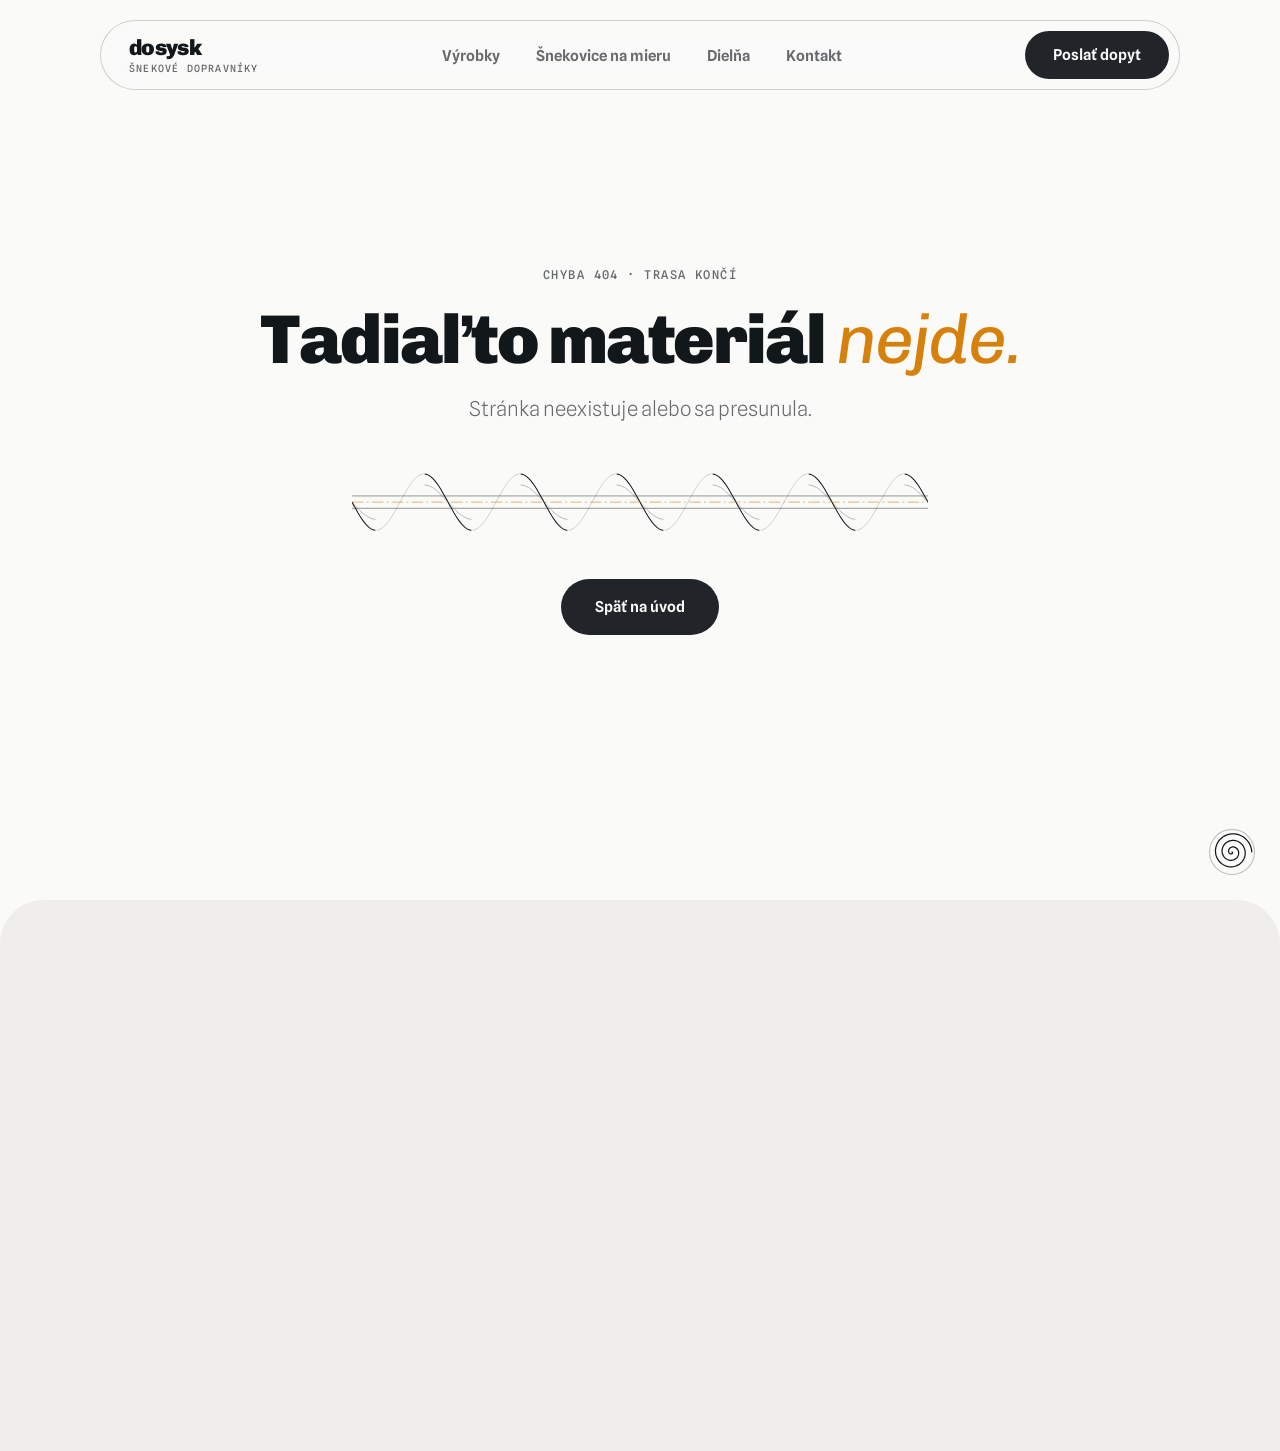
<file: index.html>
<!DOCTYPE html><html lang="sk"><head><meta charSet="utf-8"/><meta name="viewport" content="width=device-width, initial-scale=1"/><link rel="preload" as="image" href="/assets/hero-snekovica-DraPNgbc.jpg"/><link rel="stylesheet" href="/assets/styles-uzuiSBqg.css" data-precedence="default"/><link rel="stylesheet" href="https://fonts.googleapis.com/css2?family=Chivo:ital,wght@0,400;0,500;0,700;0,900;1,400&amp;family=Spline+Sans:wght@300..700&amp;family=Spline+Sans+Mono:wght@400;500&amp;display=swap" data-precedence="default"/><title>Šnekové dopravníky — výroba na mieru | dosysk</title><meta name="theme-color" content="#FAFAF9"/><meta name="description" content="Výroba šnekových dopravníkov a šnekovíc na mieru v Žabokrekoch nad Nitrou. Žľabové, rúrové, bezhriadeľové a nerezové prevedenia. Pošlite zadanie."/><meta property="og:title" content="Šnekové dopravníky — výroba na mieru | dosysk"/><meta property="og:description" content="Výroba šnekových dopravníkov a šnekovíc na mieru v Žabokrekoch nad Nitrou. Žľabové, rúrové, bezhriadeľové a nerezové prevedenia. Pošlite zadanie."/><meta property="og:type" content="website"/><meta name="twitter:card" content="summary_large_image"/><meta name="twitter:title" content="Šnekové dopravníky — výroba na mieru | dosysk"/><meta name="twitter:description" content="Výroba šnekových dopravníkov a šnekovíc na mieru v Žabokrekoch nad Nitrou. Žľabové, rúrové, bezhriadeľové a nerezové prevedenia. Pošlite zadanie."/><link rel="modulepreload" href="/assets/index-CcLg5QlS.js"/><link rel="modulepreload" href="/assets/routes-DIxTfJX-.js"/><link rel="modulepreload" href="/assets/Bloky-sQwSkGAZ.js"/><link rel="modulepreload" href="/assets/Konfigurator-DHkh71wv.js"/><link rel="preconnect" href="https://fonts.googleapis.com"/><link rel="preconnect" href="https://fonts.gstatic.com" crossorigin="anonymous"/><link rel="icon" href="/favicon.png" type="image/png"/><meta name="robots" content="noindex, nofollow"/><script>document.documentElement.classList.add('js')</script><script type="application/ld+json">{"@context":"https://schema.org","@type":["Organization","LocalBusiness"],"name":"dosysk s. r. o.","description":"Výroba šnekových dopravníkov a šnekovíc na mieru.","address":{"@type":"PostalAddress","streetAddress":"Žabokreky nad Nitrou 50","postalCode":"95852","addressLocality":"Žabokreky nad Nitrou","addressCountry":"SK"},"identifier":{"@type":"PropertyValue","propertyID":"IČO","value":"56467605"}}</script><meta property="og:image" content="https://pub-bb2e103a32db4e198524a2e9ed8f35b4.r2.dev/lovp_743b6q5zsk8x09e8yh74gd1y3z/742cb3f3fdedafd6847e80577e4be498_1791244370191.png"><meta name="twitter:image" content="https://pub-bb2e103a32db4e198524a2e9ed8f35b4.r2.dev/lovp_743b6q5zsk8x09e8yh74gd1y3z/742cb3f3fdedafd6847e80577e4be498_1791244370191.png"></head><body><a href="#obsah" class="sr-only focus:not-sr-only focus:fixed focus:left-4 focus:top-4 focus:z-[90] focus:rounded-full focus:bg-papier focus:px-4 focus:py-2">Preskočiť na obsah</a><header class="pointer-events-none fixed inset-x-0 top-5 z-50 hidden justify-center px-5 md:flex"><nav aria-label="Hlavné menu" class="pointer-events-auto flex w-full items-center justify-between border border-linka/80 bg-papier/85 backdrop-blur-[18px] rounded-full transition-all duration-[320ms] ease-[var(--ease)] max-w-[1080px] py-2.5 pl-7 pr-2.5"><a class="flex flex-col leading-none active" aria-label="dosysk — domov" href="/" data-status="active" aria-current="page"><span class="font-display text-[22px] font-black tracking-[-0.03em] text-grafit">dosysk</span><span class="stitok mt-1 !text-[10px] transition-all duration-300 max-h-4 opacity-100">Šnekové dopravníky</span></a><ul class="flex items-center gap-1"><li><a class="rounded-full px-4 py-2 text-[15px] font-semibold text-seda transition-colors hover:text-grafit" href="/vyrobky">Výrobky</a></li><li><a class="rounded-full px-4 py-2 text-[15px] font-semibold text-seda transition-colors hover:text-grafit" href="/snekovice">Šnekovice na mieru</a></li><li><a class="rounded-full px-4 py-2 text-[15px] font-semibold text-seda transition-colors hover:text-grafit" href="/dielna">Dielňa</a></li><li><a class="rounded-full px-4 py-2 text-[15px] font-semibold text-seda transition-colors hover:text-grafit" href="/kontakt">Kontakt</a></li></ul><div class="flex items-center gap-4"><a class="btn btn-primar transition-all duration-[320ms] !h-12 !px-7" href="/dopyt">Poslať dopyt</a></div></nav></header><div class="fixed inset-x-0 bottom-4 z-50 flex justify-center px-3 md:hidden"><div class="w-full max-w-[440px] border border-linka/80 bg-papier/85 backdrop-blur-[18px] rounded-full !rounded-[28px] p-1.5 shadow-[var(--shadow-soft)]"><div class="flex items-center justify-between gap-2"><a class="pl-4 font-display text-xl font-black tracking-[-0.03em] active" href="/" data-status="active" aria-current="page">dosysk</a><div class="flex items-center gap-1.5"><button type="button" aria-expanded="false" aria-label="Otvoriť menu" class="grid h-12 w-12 place-items-center rounded-full border border-linka"><svg width="20" height="20" viewBox="0 0 20 20" fill="none" stroke="currentColor" stroke-width="1.25" aria-hidden="true"><path d="M3 7h14M3 13h14"></path></svg></button><a class="btn btn-primar !h-12 !px-5" href="/dopyt">Poslať dopyt</a></div></div></div></div><main id="obsah"><!--$--><section class="relative flex min-h-[100svh] flex-col px-3 pt-3 md:px-4 md:pt-4"><div class="relative flex flex-1 flex-col overflow-hidden rounded-b-[48px] rounded-t-[28px] bg-cement"><img src="/assets/hero-snekovica-DraPNgbc.jpg" alt="Detail oceľovej šnekovice navinutej na hriadeli" width="1920" height="1088" class="absolute inset-0 h-full w-full object-cover object-[70%_center]"/><div class="absolute inset-0 bg-gradient-to-r from-papier via-papier/85 to-papier/0 md:via-papier/70"></div><div class="wrap relative flex flex-1 flex-col justify-center pb-40 pt-28 md:pb-44 md:pt-36"><p data-anim="true" class="stitok max-w-md">Šnekové dopravníky a strojárska výroba · Žabokreky nad Nitrou</p><h1 data-anim="nadpis" style="--d:80ms" class="h1 mt-6 max-w-[13ch]">Materiál sa musí dostať <span class="zvyraznit">odtiaľto tam.</span></h1><p data-anim="true" style="--d:160ms" class="perex mt-7 !text-grafit/75">Vyrábame šnekové dopravníky na mieru — žľabové, rúrové, bezhriadeľové a nerezové. Podľa toho, čo presúvate a kam, nie podľa katalógového čísla.</p><div data-anim="true" style="--d:240ms" class="mt-9 flex flex-wrap gap-3"><a class="btn btn-primar" href="/dopyt">Poslať zadanie <svg class="sipka" width="18" height="12" viewBox="0 0 18 12" fill="none" stroke="currentColor" stroke-width="1.25" aria-hidden="true"><path d="M0 6h16M11 1l5 5-5 5"></path></svg></a><a href="#vyrobky" class="btn btn-obrys bg-papier/60">Čo vyrábame</a></div></div><div class="absolute inset-x-0 bottom-6 md:bottom-10"><svg viewBox="0 0 2400 140" class="h-24 w-[180%] max-w-none md:h-28 md:w-full" role="img" aria-label="Šnekovica — otáča sa pri posúvaní stránky" preserveAspectRatio="xMidYMid meet" fill="none"><path stroke="var(--linka)" stroke-width="1.25" stroke-linecap="round"></path><line x1="0" y1="57.68" x2="2400" y2="57.68" stroke="var(--grafit)" stroke-width="1.25" opacity="0.55"></line><line x1="0" y1="82.32" x2="2400" y2="82.32" stroke="var(--grafit)" stroke-width="1.25" opacity="0.55"></line><path stroke="var(--grafit)" stroke-width="1.25" opacity="0.35" stroke-linecap="round"></path><path stroke="var(--grafit)" stroke-width="1.6" stroke-linecap="round"></path><line x1="0" y1="70" x2="2400" y2="70" stroke="var(--jantar)" stroke-width="1" stroke-dasharray="18 5 3 5" opacity="0.9"></line></svg><div class="wrap mt-2 flex justify-between"><span class="mono">A · Násypka</span><span class="mono">B · Výsypka</span></div></div></div></section><section class="sekcia"><div class="wrap grid gap-10 md:grid-cols-[1fr_1fr] md:items-center"><div><h2 data-anim="nadpis" class="h2">Katalógový dopravník <span class="zvyraznit">sadne málokomu</span></h2><p data-anim="true" class="telo mt-6">Zásobník stojí, kde stojí. Strop je, aký je. A materiál, ktorý presúvate, sa správa inak než ten v tabuľke výrobcu — vlhne, lepí sa, brúsi.</p><p data-anim="true" style="--d:80ms" class="telo mt-4">Preto robíme zákazkovú výrobu. Zariadenie navrhneme podľa vašej prevádzky a vyrobíme vo vlastnej dielni.</p></div><figure class=""><div data-anim="foto" class="foto foto-hover aspect-[4/3]"><img src="/assets/zlabovy-CM0CaiSt.jpg" alt="Žľabový šnekový dopravník pod zásobníkom v hale" loading="lazy" width="1280" height="960"/></div><figcaption class="popis">Ilustračné zobrazenie. Prevedenie sa navrhuje podľa zadania.</figcaption></figure></div></section><section id="vyrobky" class="blok scroll-mt-24 bg-cement py-[var(--pad-y)]"><div class="wrap"><div class="flex flex-wrap items-end justify-between gap-6"><div class="max-w-3xl"><p data-anim="true" class="stitok">Čo vyrábame</p><h2 data-anim="nadpis" class="h2 mt-4">Šesť typov. <span class="zvyraznit">Každý na mieru.</span></h2></div><a class="btn btn-obrys btn-maly" href="/vyrobky">Všetky výrobky <svg class="sipka" width="18" height="12" viewBox="0 0 18 12" fill="none" stroke="currentColor" stroke-width="1.25" aria-hidden="true"><path d="M0 6h16M11 1l5 5-5 5"></path></svg></a></div><ul class="mt-12 grid gap-4 sm:grid-cols-2 lg:grid-cols-3"><li data-anim="true" style="--d:0ms"><a class="karta karta-hover group flex h-full flex-col !bg-papier p-3" href="/vyrobky/zlabovy"><div class="foto aspect-[16/10]"><img src="/assets/zlabovy-CM0CaiSt.jpg" alt="Žľabové šnekové dopravníky" loading="lazy" width="1280" height="960" class="transition-transform duration-[1200ms] group-hover:scale-[1.04]"/></div><div class="flex flex-1 flex-col p-4 pt-5"><h3 class="h3">Žľabové šnekové dopravníky</h3><p class="mt-2 flex-1 text-[16px] leading-relaxed text-seda">Otvorený alebo krytý žľab v tvare U. Najčastejšie riešenie pre vodorovný a mierne šikmý presun sypkého materiálu.</p><span class="mt-5 inline-flex items-center gap-2 text-[15px] font-semibold group-hover:text-jantar-tm">Podrobnosti <svg class="sipka" width="18" height="12" viewBox="0 0 18 12" fill="none" stroke="currentColor" stroke-width="1.25" aria-hidden="true"><path d="M0 6h16M11 1l5 5-5 5"></path></svg></span></div></a></li><li data-anim="true" style="--d:80ms"><a class="karta karta-hover group flex h-full flex-col !bg-papier p-3" href="/vyrobky/rurovy"><div class="foto aspect-[16/10]"><img src="/assets/rurovy-C-B-w7v5.jpg" alt="Rúrové šnekové dopravníky" loading="lazy" width="1280" height="960" class="transition-transform duration-[1200ms] group-hover:scale-[1.04]"/></div><div class="flex flex-1 flex-col p-4 pt-5"><h3 class="h3">Rúrové šnekové dopravníky</h3><p class="mt-2 flex-1 text-[16px] leading-relaxed text-seda">Šnek v uzavretej rúre. Použije sa tam, kde materiál nesmie prášiť alebo kde dopravník stúpa strmšie.</p><span class="mt-5 inline-flex items-center gap-2 text-[15px] font-semibold group-hover:text-jantar-tm">Podrobnosti <svg class="sipka" width="18" height="12" viewBox="0 0 18 12" fill="none" stroke="currentColor" stroke-width="1.25" aria-hidden="true"><path d="M0 6h16M11 1l5 5-5 5"></path></svg></span></div></a></li><li data-anim="true" style="--d:160ms"><a class="karta karta-hover group flex h-full flex-col !bg-papier p-3" href="/vyrobky/bezhriadelovy"><div class="foto aspect-[16/10]"><img src="/assets/bezhriadelovy-Cz42HQM5.jpg" alt="Bezhriadeľové šneky" loading="lazy" width="1280" height="960" class="transition-transform duration-[1200ms] group-hover:scale-[1.04]"/></div><div class="flex flex-1 flex-col p-4 pt-5"><h3 class="h3">Bezhriadeľové šneky</h3><p class="mt-2 flex-1 text-[16px] leading-relaxed text-seda">Špirála bez stredového hriadeľa. Pre vlhké, lepivé a vláknité materiály, ktoré by sa na hriadeli namotávali.</p><span class="mt-5 inline-flex items-center gap-2 text-[15px] font-semibold group-hover:text-jantar-tm">Podrobnosti <svg class="sipka" width="18" height="12" viewBox="0 0 18 12" fill="none" stroke="currentColor" stroke-width="1.25" aria-hidden="true"><path d="M0 6h16M11 1l5 5-5 5"></path></svg></span></div></a></li><li data-anim="true" style="--d:0ms"><a class="karta karta-hover group flex h-full flex-col !bg-papier p-3" href="/vyrobky/vertikalny"><div class="foto aspect-[16/10]"><img src="/assets/vertikalny-B6x8Hlix.jpg" alt="Zvislé a strmé dopravníky" loading="lazy" width="1280" height="960" class="transition-transform duration-[1200ms] group-hover:scale-[1.04]"/></div><div class="flex flex-1 flex-col p-4 pt-5"><h3 class="h3">Zvislé a strmé dopravníky</h3><p class="mt-2 flex-1 text-[16px] leading-relaxed text-seda">Pre presun materiálu nahor tam, kde nie je miesto na dlhú šikmú trasu.</p><span class="mt-5 inline-flex items-center gap-2 text-[15px] font-semibold group-hover:text-jantar-tm">Podrobnosti <svg class="sipka" width="18" height="12" viewBox="0 0 18 12" fill="none" stroke="currentColor" stroke-width="1.25" aria-hidden="true"><path d="M0 6h16M11 1l5 5-5 5"></path></svg></span></div></a></li><li data-anim="true" style="--d:80ms"><a class="karta karta-hover group flex h-full flex-col !bg-papier p-3" href="/vyrobky/nerez"><div class="foto aspect-[16/10]"><img src="/assets/nerez-go6r76NW.jpg" alt="Nerezové prevedenia" loading="lazy" width="1280" height="960" class="transition-transform duration-[1200ms] group-hover:scale-[1.04]"/></div><div class="flex flex-1 flex-col p-4 pt-5"><h3 class="h3">Nerezové prevedenia</h3><p class="mt-2 flex-1 text-[16px] leading-relaxed text-seda">Pre potravinárstvo a prevádzky s požiadavkou na umývateľnosť a odolnosť voči korózii.</p><span class="mt-5 inline-flex items-center gap-2 text-[15px] font-semibold group-hover:text-jantar-tm">Podrobnosti <svg class="sipka" width="18" height="12" viewBox="0 0 18 12" fill="none" stroke="currentColor" stroke-width="1.25" aria-hidden="true"><path d="M0 6h16M11 1l5 5-5 5"></path></svg></span></div></a></li><li data-anim="true" style="--d:160ms"><a class="karta karta-hover group flex h-full flex-col !bg-papier p-3" href="/vyrobky/dielce"><div class="foto aspect-[16/10]"><img src="/assets/dielce-DoTqCOun.jpg" alt="Šnekovice a náhradné diely" loading="lazy" width="1280" height="960" class="transition-transform duration-[1200ms] group-hover:scale-[1.04]"/></div><div class="flex flex-1 flex-col p-4 pt-5"><h3 class="h3">Šnekovice a náhradné diely</h3><p class="mt-2 flex-1 text-[16px] leading-relaxed text-seda">Výroba samotnej šnekovice na mieru — aj ako náhradný diel do existujúceho zariadenia iného výrobcu.</p><span class="mt-5 inline-flex items-center gap-2 text-[15px] font-semibold group-hover:text-jantar-tm">Podrobnosti <svg class="sipka" width="18" height="12" viewBox="0 0 18 12" fill="none" stroke="currentColor" stroke-width="1.25" aria-hidden="true"><path d="M0 6h16M11 1l5 5-5 5"></path></svg></span></div></a></li></ul><p class="popis mt-5">Ilustračné zobrazenie. Prevedenie sa navrhuje podľa zadania.</p></div></section><section id="zadanie" class="sekcia scroll-mt-20"><div class="wrap"><div class="max-w-3xl"><p data-anim="true" class="stitok">Zadanie</p><h2 data-anim="nadpis" class="h2 mt-4">Poskladajte zadanie. <span class="zvyraznit">My dopočítame.</span></h2><p data-anim="true" style="--d:80ms" class="perex mt-5">Šesť otázok, na každú sa dá odpovedať „neviem“. Schéma vedľa sa prekresľuje podľa toho, čo zvolíte.</p></div><div class="mt-12"><div class="grid grid-cols-1 gap-6 lg:grid-cols-[1.05fr_1fr] lg:gap-10"><div class="min-w-0 lg:sticky lg:top-28 lg:self-start"><div class="karta overflow-hidden !bg-papier border !border-linka p-3 md:p-5"><svg viewBox="0 0 640 470" class="h-auto w-full" role="img" aria-labelledby="schema-t schema-d"><title id="schema-t">Schéma dopravníka podľa zadania</title><desc id="schema-d">Vedenie: nezvolené<!-- -->. Schéma je orientačná, bez rozmerov.</desc><defs><pattern id="mriezka" width="24" height="24" patternUnits="userSpaceOnUse"><path d="M24 0H0V24" fill="none" stroke="var(--linka)" stroke-width="0.5" opacity="0.6"></path></pattern></defs><rect width="640" height="470" fill="url(#mriezka)"></rect><line x1="20" y1="443" x2="620" y2="443" stroke="var(--grafit)" stroke-width="1.25"></line><path d="M64 313 L156 313 L124 383 L96 383 Z" fill="var(--papier)" stroke="var(--grafit)" stroke-width="1.25"></path><g transform="translate(110 400) rotate(0)"><rect x="-24" y="-17" width="378" height="34" rx="17" fill="var(--papier)" stroke="var(--grafit)" stroke-width="1.25"></rect><path d="M0.0 0.0 L3.0 4.8 L6.0 8.9 L9.0 12.1 L12.0 13.8 L15.0 13.8 L18.0 12.2 L21.0 9.2 L24.0 5.1 L27.0 0.3 L30.0 -4.4 L33.0 -8.7 L36.0 -11.9 L39.0 -13.7 L42.0 -13.9 L45.0 -12.4 L48.0 -9.4 L51.0 -5.4 L54.0 -0.6 L57.0 4.1 L60.0 8.4 L63.0 11.7 L66.0 13.6 L69.0 13.9 L72.0 12.5 L75.0 9.7 L78.0 5.7 L81.0 1.0 L84.0 -3.8 L87.0 -8.2 L90.0 -11.5 L93.0 -13.6 L96.0 -13.9 L99.0 -12.7 L102.0 -9.9 L105.0 -5.9 L108.0 -1.3 L111.0 3.5 L114.0 7.9 L117.0 11.4 L120.0 13.5 L123.0 14.0 L126.0 12.8 L129.0 10.1 L132.0 6.2 L135.0 1.6 L138.0 -3.2 L141.0 -7.6 L144.0 -11.2 L147.0 -13.4 L150.0 -14.0 L153.0 -12.9 L156.0 -10.3 L159.0 -6.5 L162.0 -1.9 L165.0 2.9 L168.0 7.4 L171.0 11.0 L174.0 13.3 L177.0 14.0 L180.0 13.1 L183.0 10.6 L186.0 6.8 L189.0 2.3 L192.0 -2.6 L195.0 -7.1 L198.0 -10.8 L201.0 -13.2 L204.0 -14.0 L207.0 -13.2 L210.0 -10.8 L213.0 -7.1 L216.0 -2.6 L219.0 2.3 L222.0 6.8 L225.0 10.6 L228.0 13.1 L231.0 14.0 L234.0 13.3 L237.0 11.0 L240.0 7.4 L243.0 2.9 L246.0 -1.9 L249.0 -6.5 L252.0 -10.3 L255.0 -12.9 L258.0 -14.0 L261.0 -13.4 L264.0 -11.2 L267.0 -7.6 L270.0 -3.2 L273.0 1.6 L276.0 6.2 L279.0 10.1 L282.0 12.8 L285.0 14.0 L288.0 13.5 L291.0 11.4 L294.0 7.9 L297.0 3.5 L300.0 -1.3 L303.0 -5.9 L306.0 -9.9 L309.0 -12.7 L312.0 -13.9 L315.0 -13.6 L318.0 -11.5 L321.0 -8.2 L324.0 -3.8 L327.0 1.0 L330.0 5.7 " stroke="var(--grafit)" stroke-width="1.25" fill="none" opacity="0.7"></path><line x1="-30" y1="0" x2="360" y2="0" stroke="var(--jantar)" stroke-width="1" stroke-dasharray="14 4 2 4"></line><rect x="354" y="-23" width="34" height="46" rx="8" fill="var(--antracit)"></rect></g><circle cx="440" cy="400" r="4" fill="var(--jantar)"></circle><g stroke="var(--jantar)" stroke-width="1" opacity="0.95"><line x1="110" y1="361" x2="440" y2="361"></line><line x1="110" y1="369" x2="110" y2="353"></line><line x1="440" y1="369" x2="440" y2="353"></line></g><text x="275" y="345" text-anchor="middle" class="fill-[var(--seda)]" style="font:500 13px var(--font-mono);letter-spacing:0.06em">L</text><text x="24" y="34" class="fill-[var(--seda)]" style="font:500 12px var(--font-mono);letter-spacing:0.12em">SCHÉMA · ORIENTAČNÁ</text></svg></div><dl class="mt-4 hidden gap-x-6 gap-y-1.5 sm:grid sm:grid-cols-2"><div class="flex items-baseline justify-between gap-3 border-b border-linka py-1.5"><dt class="mono">Materiál</dt><dd class="mono truncate !text-grafit">—</dd></div><div class="flex items-baseline justify-between gap-3 border-b border-linka py-1.5"><dt class="mono">Vlastnosti</dt><dd class="mono truncate !text-grafit">—</dd></div><div class="flex items-baseline justify-between gap-3 border-b border-linka py-1.5"><dt class="mono">Sklon</dt><dd class="mono truncate !text-grafit">—</dd></div><div class="flex items-baseline justify-between gap-3 border-b border-linka py-1.5"><dt class="mono">Rozmery</dt><dd class="mono truncate !text-grafit">—</dd></div><div class="flex items-baseline justify-between gap-3 border-b border-linka py-1.5"><dt class="mono">Výkon</dt><dd class="mono truncate !text-grafit">—</dd></div><div class="flex items-baseline justify-between gap-3 border-b border-linka py-1.5"><dt class="mono">Prevedenie</dt><dd class="mono truncate !text-grafit">—</dd></div></dl></div><div class="karta min-w-0 p-5 md:p-9"><nav aria-label="Kroky zadania" class="-mx-1 flex gap-1 overflow-x-auto pb-1"><button type="button" aria-current="step" class="shrink-0 rounded-full px-3.5 py-2 font-mono text-[12px] uppercase tracking-[0.1em] transition-colors bg-antracit text-papier hover:text-grafit hover:!text-papier">Materiál</button><button type="button" class="shrink-0 rounded-full px-3.5 py-2 font-mono text-[12px] uppercase tracking-[0.1em] transition-colors text-seda hover:text-grafit ">Vlastnosti</button><button type="button" class="shrink-0 rounded-full px-3.5 py-2 font-mono text-[12px] uppercase tracking-[0.1em] transition-colors text-seda hover:text-grafit ">Sklon</button><button type="button" class="shrink-0 rounded-full px-3.5 py-2 font-mono text-[12px] uppercase tracking-[0.1em] transition-colors text-seda hover:text-grafit ">Rozmery</button><button type="button" class="shrink-0 rounded-full px-3.5 py-2 font-mono text-[12px] uppercase tracking-[0.1em] transition-colors text-seda hover:text-grafit ">Výkon</button><button type="button" class="shrink-0 rounded-full px-3.5 py-2 font-mono text-[12px] uppercase tracking-[0.1em] transition-colors text-seda hover:text-grafit ">Prevedenie</button><button type="button" class="shrink-0 rounded-full px-3.5 py-2 font-mono text-[12px] uppercase tracking-[0.1em] transition-colors text-seda hover:text-grafit ">Kontakt</button></nav><div class="mt-3 h-px w-full bg-linka"><div class="h-px bg-jantar transition-transform duration-500 ease-[var(--ease)] origin-left" style="transform:scaleX(0.14285714285714285)"></div></div><div class="mt-8 animate-in fade-in slide-in-from-bottom-2 duration-500"><h3 class="h3">Čo budete dopravovať?</h3><div class="mt-6"><div role="radiogroup" aria-label="Čo budete dopravovať?" class="flex flex-wrap gap-2.5"><button type="button" role="radio" aria-checked="false" tabindex="0" class="volba ">Obilie a krmivá</button><button type="button" role="radio" aria-checked="false" tabindex="-1" class="volba ">Múka a prášky</button><button type="button" role="radio" aria-checked="false" tabindex="-1" class="volba ">Piliny a biomasa</button><button type="button" role="radio" aria-checked="false" tabindex="-1" class="volba ">Granulát a plasty</button><button type="button" role="radio" aria-checked="false" tabindex="-1" class="volba ">Popol a troska</button><button type="button" role="radio" aria-checked="false" tabindex="-1" class="volba ">Kaly a odpad</button><button type="button" role="radio" aria-checked="false" tabindex="-1" class="volba ">Iné — napíšem</button><button type="button" role="radio" aria-checked="false" tabindex="-1" class="volba volba-neviem">Neviem / poradíte mi</button></div></div><div class="mt-10 flex items-center justify-between gap-3"><button type="button" disabled="" class="btn btn-obrys btn-maly disabled:opacity-0">Späť</button><button type="button" class="btn btn-primar btn-maly">Ďalej <svg class="sipka" width="18" height="12" viewBox="0 0 18 12" fill="none" stroke="currentColor" stroke-width="1.25" aria-hidden="true"><path d="M0 6h16M11 1l5 5-5 5"></path></svg></button></div></div></div></div></div></div></section><section class="blok na-tmavom relative overflow-hidden bg-antracit text-papier"><div class="wrap grid gap-10 py-[var(--pad-y)] md:grid-cols-[1fr_auto_1.3fr]"><div><p data-anim="true" class="stitok">Postup</p><h2 data-anim="nadpis" class="h2 mt-4">Ako to u nás <span class="zvyraznit">prebieha</span></h2></div><div class="hidden w-24 md:block"><svg viewBox="0 0 96 1100" class="h-full w-full" aria-hidden="true" preserveAspectRatio="xMidYMid meet" fill="none"><path stroke="color-mix(in oklab, var(--papier) 28%, transparent)" stroke-width="1.25" stroke-linecap="round"></path><line x1="40.519999999999996" y1="0" x2="40.519999999999996" y2="1100" stroke="var(--papier)" stroke-width="1.25" opacity="0.55"></line><line x1="55.480000000000004" y1="0" x2="55.480000000000004" y2="1100" stroke="var(--papier)" stroke-width="1.25" opacity="0.55"></line><path stroke="var(--papier)" stroke-width="1.25" opacity="0.35" stroke-linecap="round"></path><path stroke="var(--papier)" stroke-width="1.6" stroke-linecap="round"></path><line x1="48" y1="0" x2="48" y2="1100" stroke="var(--jantar)" stroke-width="1" stroke-dasharray="18 5 3 5" opacity="0.9"></line></svg></div><ol class="relative border-l border-papier/20 pl-8 md:border-0 md:pl-0"><li data-anim="true" style="--d:0ms" class="relative py-5 first:pt-0"><span class="absolute -left-[37px] top-7 h-2 w-2 rounded-full bg-jantar first:top-2 md:hidden" aria-hidden="true"></span><h3 class="h3">Pošlete zadanie</h3><p class="mt-2 max-w-[52ch] text-papier/70">Stačí povedať, čo presúvate a odkiaľ kam. Zvyšok z vás vytiahneme my.</p></li><li data-anim="true" style="--d:80ms" class="relative py-5 first:pt-0"><span class="absolute -left-[37px] top-7 h-2 w-2 rounded-full bg-jantar first:top-2 md:hidden" aria-hidden="true"></span><h3 class="h3">Zavoláme a doladíme</h3><p class="mt-2 max-w-[52ch] text-papier/70">Väčšinu vecí sa dá doriešiť za jeden telefonát. Pri zložitejších prevádzkach prídeme pozrieť.</p></li><li data-anim="true" style="--d:160ms" class="relative py-5 first:pt-0"><span class="absolute -left-[37px] top-7 h-2 w-2 rounded-full bg-jantar first:top-2 md:hidden" aria-hidden="true"></span><h3 class="h3">Dostanete návrh a cenu</h3><p class="mt-2 max-w-[52ch] text-papier/70">Jednu cenu, rozpísanú na konštrukciu, pohon a montáž.</p></li><li data-anim="true" style="--d:240ms" class="relative py-5 first:pt-0"><span class="absolute -left-[37px] top-7 h-2 w-2 rounded-full bg-jantar first:top-2 md:hidden" aria-hidden="true"></span><h3 class="h3">Vyrobíme</h3><p class="mt-2 max-w-[52ch] text-papier/70">Vo vlastnej dielni. Keď sa niečo počas výroby ukáže inak, voláme vám, nie po montáži.</p></li><li data-anim="true" style="--d:320ms" class="relative py-5 first:pt-0"><span class="absolute -left-[37px] top-7 h-2 w-2 rounded-full bg-jantar first:top-2 md:hidden" aria-hidden="true"></span><h3 class="h3">Dodáme a nabehneme</h3><p class="mt-2 max-w-[52ch] text-papier/70">Odovzdáme funkčné zariadenie, nie debny s dielmi.</p></li></ol></div></section><section class="sekcia"><div class="wrap grid gap-10 md:grid-cols-[1.2fr_1fr] md:items-center"><div><h2 data-anim="nadpis" class="h2">Nemusíte vedieť <span class="zvyraznit">priemer ani výkon</span></h2><p data-anim="true" class="telo mt-6">Väčšina dopytov k nám príde vo forme „mám zásobník tu a potrebujem to dostať tam“. To úplne stačí.</p><p data-anim="true" style="--d:80ms" class="telo mt-4">Rozmery, sklon a pohon sú naša práca. Vaša je povedať, čo presúvate, kam a koľko toho je — a ak neviete ani to, pošlite fotku miesta.</p><a data-anim="true" class="btn btn-primar mt-8" href="/dopyt">Poslať fotku miesta <svg class="sipka" width="18" height="12" viewBox="0 0 18 12" fill="none" stroke="currentColor" stroke-width="1.25" aria-hidden="true"><path d="M0 6h16M11 1l5 5-5 5"></path></svg></a></div><figure class=""><div data-anim="foto" class="foto foto-hover aspect-[4/3]"><img src="/assets/rurovy-C-B-w7v5.jpg" alt="Šikmý rúrový dopravník stúpajúci k násypke" loading="lazy" width="1280" height="960"/></div><figcaption class="popis">Ilustračné zobrazenie. Prevedenie sa navrhuje podľa zadania.</figcaption></figure></div></section><section class="blok bg-cement py-[var(--pad-y)]"><div class="wrap"><div class="grid gap-8 md:grid-cols-[1fr_1fr] md:items-end"><div class="max-w-3xl"><p data-anim="true" class="stitok">Dielňa</p><h2 data-anim="nadpis" class="h2 mt-4">Vyrábame <span class="zvyraznit">u nás</span></h2></div><p data-anim="true" class="telo">Šnekovica, žľab, príruby aj rám vznikajú v našej dielni. Neskladáme nakúpené diely — to je rozdiel, ktorý sa prejaví vtedy, keď potrebujete nezvyčajný rozmer alebo náhradný diel do zariadenia, ktoré sa už nevyrába.</p></div><div class="mt-12 grid gap-4 md:grid-cols-[1.3fr_1fr_1fr]"><figure class=""><div data-anim="foto" class="foto foto-hover aspect-[4/3] md:aspect-auto md:h-full"><img src="/assets/zvaranie-B7XEWZVq.jpg" alt="Zváranie šnekovice na prípravku" loading="lazy" width="1280" height="960"/></div></figure><figure class=""><div data-anim="foto" class="foto foto-hover aspect-[4/3]"><img src="/assets/sustruzenie-BdRMwpFp.jpg" alt="Sústruženie hriadeľa" loading="lazy" width="1280" height="960"/></div></figure><figure class=""><div data-anim="foto" class="foto foto-hover aspect-[4/3]"><img src="/assets/meranie-BKStCv9U.jpg" alt="Meranie hriadeľa posuvným meradlom" loading="lazy" width="1280" height="960"/></div></figure></div><div class="mt-8"><a class="btn btn-obrys btn-maly" href="/dielna">O dielni <svg class="sipka" width="18" height="12" viewBox="0 0 18 12" fill="none" stroke="currentColor" stroke-width="1.25" aria-hidden="true"><path d="M0 6h16M11 1l5 5-5 5"></path></svg></a></div></div></section><section class="sekcia"><div class="wrap grid gap-10 md:grid-cols-[1fr_1.5fr]"><div class="max-w-3xl"><p data-anim="true" class="stitok">Časté otázky</p><h2 data-anim="nadpis" class="h2 mt-4">Čo sa nás <span class="zvyraznit">pýtate</span></h2></div><div class="divide-y divide-linka border-y border-linka"><div data-anim="true" style="--d:0ms"><h3><button type="button" aria-expanded="true" class="flex w-full items-center justify-between gap-6 py-5 text-left"><span class="h3 !text-[19px] md:!text-[21px]">Neviem presne, aký výkon potrebujem. Má zmysel písať?</span><svg width="22" height="22" viewBox="0 0 22 22" fill="none" stroke="currentColor" stroke-width="1.25" aria-hidden="true" class="shrink-0 transition-transform duration-500 rotate-45 text-jantar"><path d="M11 3v16M3 11h16"></path></svg></button></h3><div class="grid transition-[grid-template-rows] duration-500 ease-[var(--ease)] grid-rows-[1fr]"><div class="overflow-hidden"><p class="telo pb-6 text-seda">Má. Napíšte, čo presúvate, odkiaľ kam a koľko toho je za deň alebo za smenu. Zvyšok dopočítame.</p></div></div></div><div data-anim="true" style="--d:80ms"><h3><button type="button" aria-expanded="false" class="flex w-full items-center justify-between gap-6 py-5 text-left"><span class="h3 !text-[19px] md:!text-[21px]">Vyrobíte šnekovicu do zariadenia iného výrobcu?</span><svg width="22" height="22" viewBox="0 0 22 22" fill="none" stroke="currentColor" stroke-width="1.25" aria-hidden="true" class="shrink-0 transition-transform duration-500 "><path d="M11 3v16M3 11h16"></path></svg></button></h3><div class="grid transition-[grid-template-rows] duration-500 ease-[var(--ease)] grid-rows-[0fr]"><div class="overflow-hidden"><p class="telo pb-6 text-seda">Áno, a je to jedna z vecí, ktoré robíme najčastejšie. Potrebujeme priemer, stúpanie, hrúbku a smer vinutia — alebo kus starej šnekovice na premeranie.</p></div></div></div><div data-anim="true" style="--d:160ms"><h3><button type="button" aria-expanded="false" class="flex w-full items-center justify-between gap-6 py-5 text-left"><span class="h3 !text-[19px] md:!text-[21px]">Robíte aj nerezové prevedenia?</span><svg width="22" height="22" viewBox="0 0 22 22" fill="none" stroke="currentColor" stroke-width="1.25" aria-hidden="true" class="shrink-0 transition-transform duration-500 "><path d="M11 3v16M3 11h16"></path></svg></button></h3><div class="grid transition-[grid-template-rows] duration-500 ease-[var(--ease)] grid-rows-[0fr]"><div class="overflow-hidden"><p class="telo pb-6 text-seda">Áno, pre potravinárske a chemické prevádzky. Povedzte nám, aké sú u vás požiadavky na umývateľnosť a čistenie.</p></div></div></div><div data-anim="true" style="--d:240ms"><h3><button type="button" aria-expanded="false" class="flex w-full items-center justify-between gap-6 py-5 text-left"><span class="h3 !text-[19px] md:!text-[21px]">Dodávate aj pohon a riadenie?</span><svg width="22" height="22" viewBox="0 0 22 22" fill="none" stroke="currentColor" stroke-width="1.25" aria-hidden="true" class="shrink-0 transition-transform duration-500 "><path d="M11 3v16M3 11h16"></path></svg></button></h3><div class="grid transition-[grid-template-rows] duration-500 ease-[var(--ease)] grid-rows-[0fr]"><div class="overflow-hidden"><p class="telo pb-6 text-seda">Povedzte nám, či chcete samotný dopravník, alebo kompletné zariadenie vrátane pohonu. Pripravíme ponuku na to, čo potrebujete.</p></div></div></div><div data-anim="true" style="--d:320ms"><h3><button type="button" aria-expanded="false" class="flex w-full items-center justify-between gap-6 py-5 text-left"><span class="h3 !text-[19px] md:!text-[21px]">Prídete sa pozrieť na miesto?</span><svg width="22" height="22" viewBox="0 0 22 22" fill="none" stroke="currentColor" stroke-width="1.25" aria-hidden="true" class="shrink-0 transition-transform duration-500 "><path d="M11 3v16M3 11h16"></path></svg></button></h3><div class="grid transition-[grid-template-rows] duration-500 ease-[var(--ease)] grid-rows-[0fr]"><div class="overflow-hidden"><p class="telo pb-6 text-seda">Pri zložitejších prevádzkach áno. Pri bežnom zadaní často stačí fotka a pár rozmerov.</p></div></div></div><div data-anim="true" style="--d:400ms"><h3><button type="button" aria-expanded="false" class="flex w-full items-center justify-between gap-6 py-5 text-left"><span class="h3 !text-[19px] md:!text-[21px]">Riešite aj montáž?</span><svg width="22" height="22" viewBox="0 0 22 22" fill="none" stroke="currentColor" stroke-width="1.25" aria-hidden="true" class="shrink-0 transition-transform duration-500 "><path d="M11 3v16M3 11h16"></path></svg></button></h3><div class="grid transition-[grid-template-rows] duration-500 ease-[var(--ease)] grid-rows-[0fr]"><div class="overflow-hidden"><p class="telo pb-6 text-seda">Napíšte to do dopytu a zahrnieme ju do ponuky ako samostatnú položku.</p></div></div></div></div></div></section><section class="blok relative overflow-hidden bg-antracit text-papier na-tmavom"><div class="wrap grid gap-8 py-[var(--pad-y)] md:grid-cols-[1.4fr_1fr] md:items-end"><div><h2 data-anim="nadpis" class="h2">Pošlite, čo presúvate <span class="zvyraznit">a odkiaľ kam.</span></h2><p data-anim="true" class="perex mt-5 !text-papier/70">Fotka miesta a pár viet stačí na začiatok.</p></div><div data-anim="true" class="md:text-right"><a class="btn btn-jantar" href="/dopyt">Poslať zadanie <svg class="sipka" width="18" height="12" viewBox="0 0 18 12" fill="none" stroke="currentColor" stroke-width="1.25" aria-hidden="true"><path d="M0 6h16M11 1l5 5-5 5"></path></svg></a></div></div><div class="pointer-events-none absolute inset-x-0 bottom-0 opacity-50"><svg viewBox="0 0 2400 108" class="h-16 w-full" aria-hidden="true" preserveAspectRatio="xMidYMid meet" fill="none"><path stroke="color-mix(in oklab, var(--papier) 28%, transparent)" stroke-width="1.25" stroke-linecap="round"></path><line x1="0" y1="45.2" x2="2400" y2="45.2" stroke="var(--papier)" stroke-width="1.25" opacity="0.55"></line><line x1="0" y1="62.8" x2="2400" y2="62.8" stroke="var(--papier)" stroke-width="1.25" opacity="0.55"></line><path stroke="var(--papier)" stroke-width="1.25" opacity="0.35" stroke-linecap="round"></path><path stroke="var(--papier)" stroke-width="1.6" stroke-linecap="round"></path><line x1="0" y1="54" x2="2400" y2="54" stroke="var(--jantar)" stroke-width="1" stroke-dasharray="18 5 3 5" opacity="0.9"></line></svg></div></section><script>(function(a,f){let l;try{l=JSON.parse(sessionStorage.getItem(a)||"{}")}catch{return}const n=l?.[f||history.state?.__TSR_key];let c=!1;for(const t in n){const e=n[t],o=e?.scrollX,s=e?.scrollY;if(Number.isFinite(o)&&Number.isFinite(s)){if(t==="window")scrollTo(o,s),c=!0;else if(t)try{const r=document.querySelector(t);r&&(r.scrollLeft=o,r.scrollTop=s)}catch{}}}if(c)return;const i=location.hash.slice(1);if(i){const t=history.state?.__hashScrollIntoViewOptions??!0;if(t){const e=document.getElementById(i);e&&e.scrollIntoView(t)}return}scrollTo(0,0)})("tsr-scroll-restoration-v1_3");document.currentScript.remove()</script><!--/$--></main><footer class="mt-[var(--pad-y)] pb-32 md:pb-10"><div class="overflow-hidden"><svg viewBox="0 0 2400 108" class="h-16 w-[200%] md:w-full" aria-hidden="true" preserveAspectRatio="xMidYMid meet" fill="none"><path stroke="var(--linka)" stroke-width="1.25" stroke-linecap="round"></path><line x1="0" y1="45.2" x2="2400" y2="45.2" stroke="var(--grafit)" stroke-width="1.25" opacity="0.55"></line><line x1="0" y1="62.8" x2="2400" y2="62.8" stroke="var(--grafit)" stroke-width="1.25" opacity="0.55"></line><path stroke="var(--grafit)" stroke-width="1.25" opacity="0.35" stroke-linecap="round"></path><path stroke="var(--grafit)" stroke-width="1.6" stroke-linecap="round"></path><line x1="0" y1="54" x2="2400" y2="54" stroke="var(--jantar)" stroke-width="1" stroke-dasharray="18 5 3 5" opacity="0.9"></line></svg></div><div class="wrap mt-12 grid gap-10 md:grid-cols-[1.4fr_1fr_1fr]"><div><p class="font-display text-3xl font-black tracking-[-0.03em]">dosysk</p><address class="mt-4 not-italic text-[15px] leading-relaxed text-seda">dosysk s. r. o.<br/>Žabokreky nad Nitrou 50<!-- -->, <!-- -->958 52<br/><span class="mono">IČO: <!-- -->56 467 605</span><br/><span class="text-[13px]">Zapísaná v Obchodnom registri Okresného súdu Trenčín, oddiel Sro, vložka č. 47389/R</span></address><p class="mt-4 text-[13px] text-seda">Orgán dozoru: <!-- -->Inšpektorát SOI pre Trenčiansky kraj</p></div><nav aria-label="Výrobky"><p class="stitok mb-4">Výrobky</p><ul class="space-y-2 text-[15px]"><li><a class="hover:text-jantar-tm" href="/vyrobky/zlabovy">Žľabové šnekové dopravníky</a></li><li><a class="hover:text-jantar-tm" href="/vyrobky/rurovy">Rúrové šnekové dopravníky</a></li><li><a class="hover:text-jantar-tm" href="/vyrobky/bezhriadelovy">Bezhriadeľové šneky</a></li><li><a class="hover:text-jantar-tm" href="/vyrobky/vertikalny">Zvislé a strmé dopravníky</a></li><li><a class="hover:text-jantar-tm" href="/vyrobky/nerez">Nerezové prevedenia</a></li><li><a class="hover:text-jantar-tm" href="/vyrobky/dielce">Šnekovice a náhradné diely</a></li></ul></nav><nav aria-label="Firma"><p class="stitok mb-4">Firma</p><ul class="space-y-2 text-[15px]"><li><a class="hover:text-jantar-tm" href="/snekovice">Šnekovice na mieru</a></li><li><a class="hover:text-jantar-tm" href="/dielna">Dielňa</a></li><li><a class="hover:text-jantar-tm" href="/dopyt">Poslať dopyt</a></li><li><a class="hover:text-jantar-tm" href="/kontakt">Kontakt</a></li><li><a class="hover:text-jantar-tm" href="/ochrana-osobnych-udajov">Ochrana osobných údajov</a></li></ul></nav></div><div class="wrap mt-12 flex flex-wrap justify-between gap-2 linka-t pt-6"><p class="mono">© <!-- -->2026<!-- --> <!-- -->dosysk s. r. o.</p><p class="mono">Žabokreky nad Nitrou</p></div></footer><div class="fixed bottom-6 right-6 z-40 hidden lg:block"><svg width="48" height="48" viewBox="0 0 48 48" fill="none" aria-hidden="true" class="spirala"><circle cx="24" cy="24" r="22.5" stroke="var(--linka)" stroke-width="1.25"></circle><circle cx="24" cy="24" r="22.5" stroke="var(--jantar)" stroke-width="1.5" pathLength="1" stroke-dasharray="1" stroke-dashoffset="1" transform="rotate(-90 24 24)"></circle><g><path d="M24 24 L24.00 24.00 L24.13 24.02 L24.24 24.06 L24.35 24.13 L24.45 24.23 L24.52 24.36 L24.57 24.50 L24.59 24.66 L24.58 24.83 L24.53 25.00 L24.46 25.17 L24.34 25.34 L24.20 25.50 L24.02 25.64 L23.81 25.75 L23.57 25.84 L23.31 25.89 L23.03 25.91 L22.74 25.89 L22.44 25.82 L22.14 25.70 L21.85 25.54 L21.57 25.33 L21.31 25.08 L21.08 24.78 L20.88 24.44 L20.72 24.07 L20.61 23.67 L20.56 23.24 L20.55 22.79 L20.61 22.33 L20.73 21.86 L20.91 21.41 L21.16 20.96 L21.47 20.54 L21.84 20.16 L22.27 19.81 L22.75 19.51 L23.27 19.27 L23.84 19.09 L24.44 18.98 L25.06 18.94 L25.70 18.99 L26.34 19.12 L26.98 19.33 L27.60 19.62 L28.19 19.99 L28.74 20.45 L29.24 20.98 L29.68 21.58 L30.05 22.24 L30.34 22.96 L30.55 23.72 L30.66 24.51 L30.67 25.33 L30.59 26.16 L30.39 26.99 L30.10 27.80 L29.70 28.58 L29.20 29.32 L28.60 30.00 L27.91 30.62 L27.14 31.15 L26.30 31.60 L25.40 31.94 L24.44 32.18 L23.45 32.30 L22.44 32.30 L21.42 32.17 L20.41 31.92 L19.42 31.54 L18.47 31.03 L17.58 30.41 L16.76 29.67 L16.03 28.83 L15.39 27.89 L14.87 26.87 L14.46 25.78 L14.19 24.64 L14.06 23.45 L14.07 22.24 L14.24 21.03 L14.55 19.83 L15.00 18.67 L15.61 17.55 L16.35 16.50 L17.22 15.54 L18.22 14.69 L19.32 13.95 L20.52 13.34 L21.80 12.88 L23.13 12.57 L24.51 12.42 L25.92 12.44 L27.32 12.63 L28.71 13.00 L30.06 13.53 L31.34 14.23 L32.55 15.09 L33.65 16.09 L34.63 17.24 L35.48 18.51 L36.17 19.88 L36.70 21.34 L37.06 22.87 L37.22 24.44 L37.20 26.04 L36.98 27.64 L36.57 29.22 L35.96 30.75 L35.17 32.21 L34.20 33.57 L33.06 34.82 L31.77 35.93 L30.34 36.89 L28.79 37.67 L27.15 38.27 L25.43 38.67 L23.66 38.86 L21.87 38.84 L20.07 38.60 L18.30 38.14 L16.59 37.47 L14.96 36.59 L13.43 35.51 L12.03 34.24 L10.79 32.81 L9.72 31.22 L8.84 29.50 L8.17 27.67 L7.72 25.77 L7.50 23.80 L7.51 21.81 L7.77 19.82 L8.27 17.86 L9.01 15.96 L9.97 14.15 L11.16 12.46 L12.55 10.91 L14.13 9.53 L15.87 8.34 L17.76 7.37 L19.77 6.62 L21.87 6.11 L24.02 5.86 L26.21 5.86 L28.39 6.14 L30.55 6.67 L32.63 7.47 L34.62 8.52 L36.48 9.81 L38.18 11.32 L39.70 13.04 L41.01 14.93 L42.09 16.99 L42.93 19.18 L43.49 21.46 L43.78 23.81" stroke="var(--grafit)" stroke-width="1.25" stroke-linecap="round"></path></g></svg></div><div class="prechod" aria-hidden="true"></div><script data-tsr-stream-part="">(self.$R=self.$R||{})["tsr"]=[];self.$_TSR={h(){this.hydrated=!0,this.c()},e(){this.streamEnded=!0,this.c()},c(){this.hydrated&&this.streamEnded&&(delete self.$_TSR,delete self.$R.tsr)},p(e){this.initialized?e():this.buffer.push(e)},buffer:[]};$_TSR.router=($R=>$R[0]={manifest:$R[1]={routes:$R[2]={__root__:$R[3]={preloads:$R[4]=["/assets/index-CcLg5QlS.js"],scripts:$R[5]=[$R[6]={attrs:$R[7]={type:"module",async:!0,src:"/assets/index-CcLg5QlS.js"}}]},"/":$R[8]={preloads:$R[9]=["/assets/routes-DIxTfJX-.js","/assets/Bloky-sQwSkGAZ.js","/assets/Konfigurator-DHkh71wv.js"]}}},matches:$R[10]=[$R[11]={i:"__root__ ",u:1791245183116,s:"success",ssr:!0},$R[12]={i:"  ",u:1791245183116,s:"success",ssr:!0}]})($R["tsr"]);$_TSR.e();{let s=document.currentScript,p;while((p=s.previousElementSibling)&&p.hasAttribute('data-tsr-stream-part'))p.remove();s.remove()}</script><script type="module" async="" src="/assets/index-CcLg5QlS.js"></script><script>document.currentScript.remove();/*$tsr-stream-boundary*/</script></body></html>
</file>
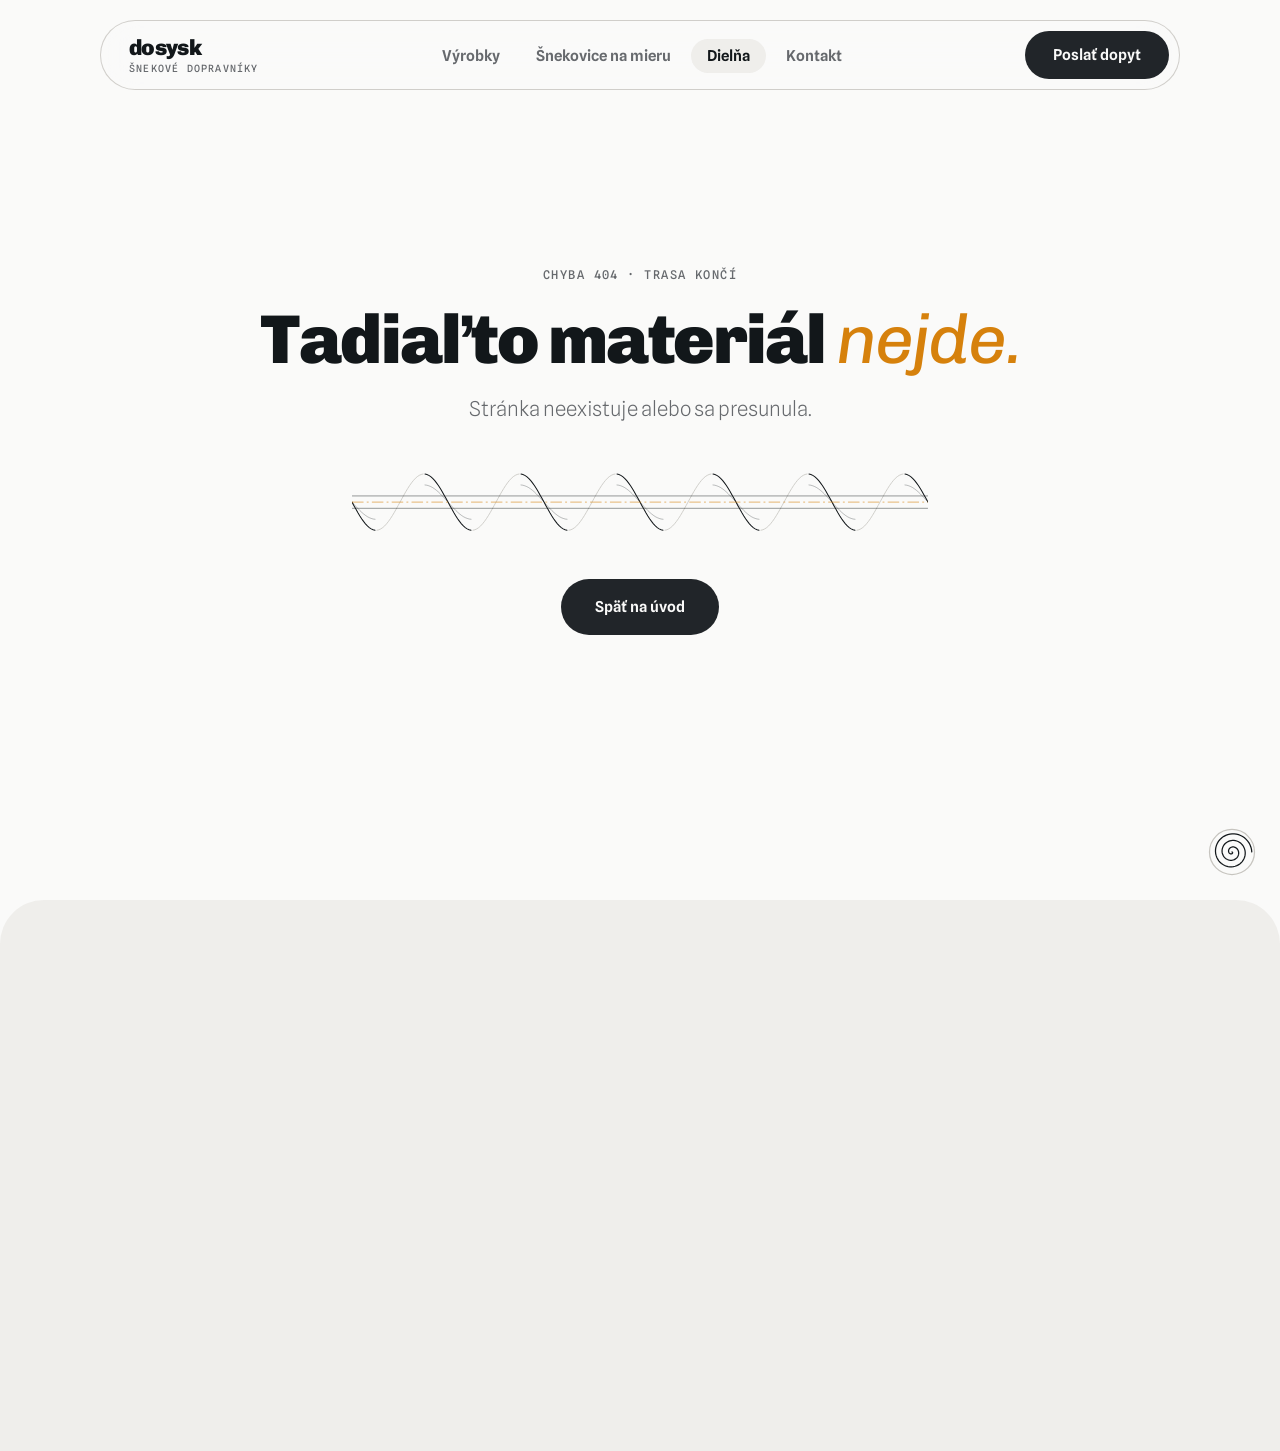
<file: dielna/index.html>
<!DOCTYPE html><html lang="sk"><head><meta charSet="utf-8"/><meta name="viewport" content="width=device-width, initial-scale=1"/><link rel="preload" as="image" href="/assets/hala-Cw4J1dlM.jpg"/><link rel="stylesheet" href="/assets/styles-uzuiSBqg.css" data-precedence="default"/><link rel="stylesheet" href="https://fonts.googleapis.com/css2?family=Chivo:ital,wght@0,400;0,500;0,700;0,900;1,400&amp;family=Spline+Sans:wght@300..700&amp;family=Spline+Sans+Mono:wght@400;500&amp;display=swap" data-precedence="default"/><title>Dielňa — šnekové dopravníky vyrábame u nás | dosysk</title><meta name="theme-color" content="#FAFAF9"/><meta name="description" content="Šnekovica, žľab, príruby aj rám vznikajú v našej dielni v Žabokrekoch nad Nitrou. Neskladáme nakúpené diely."/><meta property="og:title" content="Dielňa — šnekové dopravníky vyrábame u nás | dosysk"/><meta property="og:description" content="Šnekovica, žľab, príruby aj rám vznikajú v našej dielni v Žabokrekoch nad Nitrou. Neskladáme nakúpené diely."/><meta property="og:type" content="website"/><meta name="twitter:card" content="summary_large_image"/><meta name="twitter:title" content="Dielňa — šnekové dopravníky vyrábame u nás | dosysk"/><meta name="twitter:description" content="Šnekovica, žľab, príruby aj rám vznikajú v našej dielni v Žabokrekoch nad Nitrou. Neskladáme nakúpené diely."/><link rel="modulepreload" href="/assets/index-CcLg5QlS.js"/><link rel="modulepreload" href="/assets/dielna--chZUQMr.js"/><link rel="modulepreload" href="/assets/Bloky-sQwSkGAZ.js"/><link rel="preconnect" href="https://fonts.googleapis.com"/><link rel="preconnect" href="https://fonts.gstatic.com" crossorigin="anonymous"/><link rel="icon" href="/favicon.png" type="image/png"/><meta name="robots" content="noindex, nofollow"/><script>document.documentElement.classList.add('js')</script><script type="application/ld+json">{"@context":"https://schema.org","@type":["Organization","LocalBusiness"],"name":"dosysk s. r. o.","description":"Výroba šnekových dopravníkov a šnekovíc na mieru.","address":{"@type":"PostalAddress","streetAddress":"Žabokreky nad Nitrou 50","postalCode":"95852","addressLocality":"Žabokreky nad Nitrou","addressCountry":"SK"},"identifier":{"@type":"PropertyValue","propertyID":"IČO","value":"56467605"}}</script><meta property="og:image" content="https://pub-bb2e103a32db4e198524a2e9ed8f35b4.r2.dev/lovp_743b6q5zsk8x09e8yh74gd1y3z/742cb3f3fdedafd6847e80577e4be498_1791244370191.png"><meta name="twitter:image" content="https://pub-bb2e103a32db4e198524a2e9ed8f35b4.r2.dev/lovp_743b6q5zsk8x09e8yh74gd1y3z/742cb3f3fdedafd6847e80577e4be498_1791244370191.png"></head><body><a href="#obsah" class="sr-only focus:not-sr-only focus:fixed focus:left-4 focus:top-4 focus:z-[90] focus:rounded-full focus:bg-papier focus:px-4 focus:py-2">Preskočiť na obsah</a><header class="pointer-events-none fixed inset-x-0 top-5 z-50 hidden justify-center px-5 md:flex"><nav aria-label="Hlavné menu" class="pointer-events-auto flex w-full items-center justify-between border border-linka/80 bg-papier/85 backdrop-blur-[18px] rounded-full transition-all duration-[320ms] ease-[var(--ease)] max-w-[1080px] py-2.5 pl-7 pr-2.5"><a class="flex flex-col leading-none" aria-label="dosysk — domov" href="/"><span class="font-display text-[22px] font-black tracking-[-0.03em] text-grafit">dosysk</span><span class="stitok mt-1 !text-[10px] transition-all duration-300 max-h-4 opacity-100">Šnekové dopravníky</span></a><ul class="flex items-center gap-1"><li><a class="rounded-full px-4 py-2 text-[15px] font-semibold text-seda transition-colors hover:text-grafit" href="/vyrobky">Výrobky</a></li><li><a class="rounded-full px-4 py-2 text-[15px] font-semibold text-seda transition-colors hover:text-grafit" href="/snekovice">Šnekovice na mieru</a></li><li><a class="rounded-full px-4 py-2 text-[15px] font-semibold text-seda transition-colors hover:text-grafit !text-grafit bg-cement" href="/dielna" data-status="active" aria-current="page">Dielňa</a></li><li><a class="rounded-full px-4 py-2 text-[15px] font-semibold text-seda transition-colors hover:text-grafit" href="/kontakt">Kontakt</a></li></ul><div class="flex items-center gap-4"><a class="btn btn-primar transition-all duration-[320ms] !h-12 !px-7" href="/dopyt">Poslať dopyt</a></div></nav></header><div class="fixed inset-x-0 bottom-4 z-50 flex justify-center px-3 md:hidden"><div class="w-full max-w-[440px] border border-linka/80 bg-papier/85 backdrop-blur-[18px] rounded-full !rounded-[28px] p-1.5 shadow-[var(--shadow-soft)]"><div class="flex items-center justify-between gap-2"><a class="pl-4 font-display text-xl font-black tracking-[-0.03em]" href="/">dosysk</a><div class="flex items-center gap-1.5"><button type="button" aria-expanded="false" aria-label="Otvoriť menu" class="grid h-12 w-12 place-items-center rounded-full border border-linka"><svg width="20" height="20" viewBox="0 0 20 20" fill="none" stroke="currentColor" stroke-width="1.25" aria-hidden="true"><path d="M3 7h14M3 13h14"></path></svg></button><a class="btn btn-primar !h-12 !px-5" href="/dopyt">Poslať dopyt</a></div></div></div></div><main id="obsah"><!--$--><section class="pt-28 md:pt-36"><div class="wrap grid gap-10 md:grid-cols-[1.05fr_1fr] md:items-end"><div class="pb-2"><p data-anim="true" class="stitok">Dielňa · Žabokreky nad Nitrou</p><h1 data-anim="nadpis" class="h1 mt-5">Vyrábame <span class="zvyraznit">u nás.</span></h1><p data-anim="true" style="--d:80ms" class="perex mt-6">Šnekovica, žľab, príruby aj rám vznikajú v našej dielni. Neskladáme nakúpené diely.</p><div data-anim="true" style="--d:160ms" class="mt-8 flex flex-wrap gap-3"><a class="btn btn-primar" href="/dopyt">Poslať zadanie <svg class="sipka" width="18" height="12" viewBox="0 0 18 12" fill="none" stroke="currentColor" stroke-width="1.25" aria-hidden="true"><path d="M0 6h16M11 1l5 5-5 5"></path></svg></a></div></div><figure class="[&amp;_.foto]:rounded-b-[48px]"><div data-anim="foto" class="foto foto-hover aspect-[5/4]"><img src="/assets/hala-Cw4J1dlM.jpg" alt="Svetlá strojárska dielňa v dennom svetle" loading="eager" width="1280" height="960"/></div><figcaption class="popis">Ilustračné zobrazenie. Prevedenie sa navrhuje podľa zadania.</figcaption></figure></div></section><section class="sekcia"><div class="wrap grid gap-10 md:grid-cols-[1fr_1fr] md:items-center"><div><h2 data-anim="nadpis" class="h2">Prečo na tom <span class="zvyraznit">záleží</span></h2><p data-anim="true" class="telo mt-5">To je rozdiel, ktorý sa prejaví vtedy, keď potrebujete nezvyčajný rozmer alebo náhradný diel do zariadenia, ktoré sa už nevyrába.</p><p data-anim="true" class="telo mt-4">Keď sa niečo počas výroby ukáže inak, voláme vám, nie po montáži.</p></div><figure class=""><div data-anim="foto" class="foto foto-hover aspect-[4/3]"><img src="/assets/zvaranie-B7XEWZVq.jpg" alt="Zváranie šnekovice na prípravku" loading="lazy" width="1280" height="960"/></div></figure></div></section><section class="blok bg-cement py-[var(--pad-y)]"><div class="wrap"><p data-anim="true" class="stitok">Čo u nás vzniká</p><ul class="mt-8 grid gap-4 sm:grid-cols-2 lg:grid-cols-4"><li data-anim="true" style="--d:0ms" class="karta !bg-papier p-6"><h3 class="h3">Šnekovica</h3><p class="mt-3 text-[16px] text-seda">Navinutá a zvarená na prípravku, podľa zadania alebo podľa starého kusu.</p></li><li data-anim="true" style="--d:80ms" class="karta !bg-papier p-6"><h3 class="h3">Žľab a rúra</h3><p class="mt-3 text-[16px] text-seda">Tvar, otvory a príruby podľa toho, kde je u vás zásobník a kam materiál ide.</p></li><li data-anim="true" style="--d:160ms" class="karta !bg-papier p-6"><h3 class="h3">Príruby</h3><p class="mt-3 text-[16px] text-seda">Na spojenie úsekov, napojenie na násypky a na ďalšie stroje.</p></li><li data-anim="true" style="--d:240ms" class="karta !bg-papier p-6"><h3 class="h3">Rám</h3><p class="mt-3 text-[16px] text-seda">Podpery a konzoly podľa podlahy, stropu a miesta, ktoré je k dispozícii.</p></li></ul><div class="mt-10 grid gap-4 md:grid-cols-2"><figure class=""><div data-anim="foto" class="foto foto-hover aspect-[4/3]"><img src="/assets/sustruzenie-BdRMwpFp.jpg" alt="Sústruženie hriadeľa" loading="lazy" width="1280" height="960"/></div></figure><figure class=""><div data-anim="foto" class="foto foto-hover aspect-[4/3]"><img src="/assets/meranie-BKStCv9U.jpg" alt="Kontrola rozmeru posuvným meradlom" loading="lazy" width="1280" height="960"/></div></figure></div></div></section><section class="blok relative mt-[var(--pad-y)] overflow-hidden bg-cement"><div class="pointer-events-none absolute inset-x-0 bottom-0 opacity-60"><svg viewBox="0 0 2000 128" class="h-24 w-full" aria-hidden="true" preserveAspectRatio="xMidYMid meet" fill="none"><path stroke="var(--linka)" stroke-width="1.25" stroke-linecap="round"></path><line x1="0" y1="53" x2="2000" y2="53" stroke="var(--grafit)" stroke-width="1.25" opacity="0.55"></line><line x1="0" y1="75" x2="2000" y2="75" stroke="var(--grafit)" stroke-width="1.25" opacity="0.55"></line><path stroke="var(--grafit)" stroke-width="1.25" opacity="0.35" stroke-linecap="round"></path><path stroke="var(--grafit)" stroke-width="1.6" stroke-linecap="round"></path><line x1="0" y1="64" x2="2000" y2="64" stroke="var(--jantar)" stroke-width="1" stroke-dasharray="18 5 3 5" opacity="0.9"></line></svg></div><div class="wrap relative grid gap-8 py-[var(--pad-y)] pb-36 md:grid-cols-[1.4fr_1fr] md:items-end"><div><h2 data-anim="nadpis" class="h2">Máte nezvyčajný rozmer? <span class="zvyraznit">Pošlite ho.</span></h2><p data-anim="true" class="perex mt-5">Na zákazkovú výrobu sme zariadení. Napíšte, čo potrebujete.</p></div><div data-anim="true" class="flex flex-wrap gap-3 md:justify-end"><a class="btn btn-primar" href="/dopyt">Poslať zadanie <svg class="sipka" width="18" height="12" viewBox="0 0 18 12" fill="none" stroke="currentColor" stroke-width="1.25" aria-hidden="true"><path d="M0 6h16M11 1l5 5-5 5"></path></svg></a></div></div></section><script>(function(a,f){let l;try{l=JSON.parse(sessionStorage.getItem(a)||"{}")}catch{return}const n=l?.[f||history.state?.__TSR_key];let c=!1;for(const t in n){const e=n[t],o=e?.scrollX,s=e?.scrollY;if(Number.isFinite(o)&&Number.isFinite(s)){if(t==="window")scrollTo(o,s),c=!0;else if(t)try{const r=document.querySelector(t);r&&(r.scrollLeft=o,r.scrollTop=s)}catch{}}}if(c)return;const i=location.hash.slice(1);if(i){const t=history.state?.__hashScrollIntoViewOptions??!0;if(t){const e=document.getElementById(i);e&&e.scrollIntoView(t)}return}scrollTo(0,0)})("tsr-scroll-restoration-v1_3");document.currentScript.remove()</script><!--/$--></main><footer class="mt-[var(--pad-y)] pb-32 md:pb-10"><div class="overflow-hidden"><svg viewBox="0 0 2400 108" class="h-16 w-[200%] md:w-full" aria-hidden="true" preserveAspectRatio="xMidYMid meet" fill="none"><path stroke="var(--linka)" stroke-width="1.25" stroke-linecap="round"></path><line x1="0" y1="45.2" x2="2400" y2="45.2" stroke="var(--grafit)" stroke-width="1.25" opacity="0.55"></line><line x1="0" y1="62.8" x2="2400" y2="62.8" stroke="var(--grafit)" stroke-width="1.25" opacity="0.55"></line><path stroke="var(--grafit)" stroke-width="1.25" opacity="0.35" stroke-linecap="round"></path><path stroke="var(--grafit)" stroke-width="1.6" stroke-linecap="round"></path><line x1="0" y1="54" x2="2400" y2="54" stroke="var(--jantar)" stroke-width="1" stroke-dasharray="18 5 3 5" opacity="0.9"></line></svg></div><div class="wrap mt-12 grid gap-10 md:grid-cols-[1.4fr_1fr_1fr]"><div><p class="font-display text-3xl font-black tracking-[-0.03em]">dosysk</p><address class="mt-4 not-italic text-[15px] leading-relaxed text-seda">dosysk s. r. o.<br/>Žabokreky nad Nitrou 50<!-- -->, <!-- -->958 52<br/><span class="mono">IČO: <!-- -->56 467 605</span><br/><span class="text-[13px]">Zapísaná v Obchodnom registri Okresného súdu Trenčín, oddiel Sro, vložka č. 47389/R</span></address><p class="mt-4 text-[13px] text-seda">Orgán dozoru: <!-- -->Inšpektorát SOI pre Trenčiansky kraj</p></div><nav aria-label="Výrobky"><p class="stitok mb-4">Výrobky</p><ul class="space-y-2 text-[15px]"><li><a class="hover:text-jantar-tm" href="/vyrobky/zlabovy">Žľabové šnekové dopravníky</a></li><li><a class="hover:text-jantar-tm" href="/vyrobky/rurovy">Rúrové šnekové dopravníky</a></li><li><a class="hover:text-jantar-tm" href="/vyrobky/bezhriadelovy">Bezhriadeľové šneky</a></li><li><a class="hover:text-jantar-tm" href="/vyrobky/vertikalny">Zvislé a strmé dopravníky</a></li><li><a class="hover:text-jantar-tm" href="/vyrobky/nerez">Nerezové prevedenia</a></li><li><a class="hover:text-jantar-tm" href="/vyrobky/dielce">Šnekovice a náhradné diely</a></li></ul></nav><nav aria-label="Firma"><p class="stitok mb-4">Firma</p><ul class="space-y-2 text-[15px]"><li><a class="hover:text-jantar-tm" href="/snekovice">Šnekovice na mieru</a></li><li><a class="hover:text-jantar-tm active" href="/dielna" data-status="active" aria-current="page">Dielňa</a></li><li><a class="hover:text-jantar-tm" href="/dopyt">Poslať dopyt</a></li><li><a class="hover:text-jantar-tm" href="/kontakt">Kontakt</a></li><li><a class="hover:text-jantar-tm" href="/ochrana-osobnych-udajov">Ochrana osobných údajov</a></li></ul></nav></div><div class="wrap mt-12 flex flex-wrap justify-between gap-2 linka-t pt-6"><p class="mono">© <!-- -->2026<!-- --> <!-- -->dosysk s. r. o.</p><p class="mono">Žabokreky nad Nitrou</p></div></footer><div class="fixed bottom-6 right-6 z-40 hidden lg:block"><svg width="48" height="48" viewBox="0 0 48 48" fill="none" aria-hidden="true" class="spirala"><circle cx="24" cy="24" r="22.5" stroke="var(--linka)" stroke-width="1.25"></circle><circle cx="24" cy="24" r="22.5" stroke="var(--jantar)" stroke-width="1.5" pathLength="1" stroke-dasharray="1" stroke-dashoffset="1" transform="rotate(-90 24 24)"></circle><g><path d="M24 24 L24.00 24.00 L24.13 24.02 L24.24 24.06 L24.35 24.13 L24.45 24.23 L24.52 24.36 L24.57 24.50 L24.59 24.66 L24.58 24.83 L24.53 25.00 L24.46 25.17 L24.34 25.34 L24.20 25.50 L24.02 25.64 L23.81 25.75 L23.57 25.84 L23.31 25.89 L23.03 25.91 L22.74 25.89 L22.44 25.82 L22.14 25.70 L21.85 25.54 L21.57 25.33 L21.31 25.08 L21.08 24.78 L20.88 24.44 L20.72 24.07 L20.61 23.67 L20.56 23.24 L20.55 22.79 L20.61 22.33 L20.73 21.86 L20.91 21.41 L21.16 20.96 L21.47 20.54 L21.84 20.16 L22.27 19.81 L22.75 19.51 L23.27 19.27 L23.84 19.09 L24.44 18.98 L25.06 18.94 L25.70 18.99 L26.34 19.12 L26.98 19.33 L27.60 19.62 L28.19 19.99 L28.74 20.45 L29.24 20.98 L29.68 21.58 L30.05 22.24 L30.34 22.96 L30.55 23.72 L30.66 24.51 L30.67 25.33 L30.59 26.16 L30.39 26.99 L30.10 27.80 L29.70 28.58 L29.20 29.32 L28.60 30.00 L27.91 30.62 L27.14 31.15 L26.30 31.60 L25.40 31.94 L24.44 32.18 L23.45 32.30 L22.44 32.30 L21.42 32.17 L20.41 31.92 L19.42 31.54 L18.47 31.03 L17.58 30.41 L16.76 29.67 L16.03 28.83 L15.39 27.89 L14.87 26.87 L14.46 25.78 L14.19 24.64 L14.06 23.45 L14.07 22.24 L14.24 21.03 L14.55 19.83 L15.00 18.67 L15.61 17.55 L16.35 16.50 L17.22 15.54 L18.22 14.69 L19.32 13.95 L20.52 13.34 L21.80 12.88 L23.13 12.57 L24.51 12.42 L25.92 12.44 L27.32 12.63 L28.71 13.00 L30.06 13.53 L31.34 14.23 L32.55 15.09 L33.65 16.09 L34.63 17.24 L35.48 18.51 L36.17 19.88 L36.70 21.34 L37.06 22.87 L37.22 24.44 L37.20 26.04 L36.98 27.64 L36.57 29.22 L35.96 30.75 L35.17 32.21 L34.20 33.57 L33.06 34.82 L31.77 35.93 L30.34 36.89 L28.79 37.67 L27.15 38.27 L25.43 38.67 L23.66 38.86 L21.87 38.84 L20.07 38.60 L18.30 38.14 L16.59 37.47 L14.96 36.59 L13.43 35.51 L12.03 34.24 L10.79 32.81 L9.72 31.22 L8.84 29.50 L8.17 27.67 L7.72 25.77 L7.50 23.80 L7.51 21.81 L7.77 19.82 L8.27 17.86 L9.01 15.96 L9.97 14.15 L11.16 12.46 L12.55 10.91 L14.13 9.53 L15.87 8.34 L17.76 7.37 L19.77 6.62 L21.87 6.11 L24.02 5.86 L26.21 5.86 L28.39 6.14 L30.55 6.67 L32.63 7.47 L34.62 8.52 L36.48 9.81 L38.18 11.32 L39.70 13.04 L41.01 14.93 L42.09 16.99 L42.93 19.18 L43.49 21.46 L43.78 23.81" stroke="var(--grafit)" stroke-width="1.25" stroke-linecap="round"></path></g></svg></div><div class="prechod" aria-hidden="true"></div><script data-tsr-stream-part="">(self.$R=self.$R||{})["tsr"]=[];self.$_TSR={h(){this.hydrated=!0,this.c()},e(){this.streamEnded=!0,this.c()},c(){this.hydrated&&this.streamEnded&&(delete self.$_TSR,delete self.$R.tsr)},p(e){this.initialized?e():this.buffer.push(e)},buffer:[]};$_TSR.router=($R=>$R[0]={manifest:$R[1]={routes:$R[2]={__root__:$R[3]={preloads:$R[4]=["/assets/index-CcLg5QlS.js"],scripts:$R[5]=[$R[6]={attrs:$R[7]={type:"module",async:!0,src:"/assets/index-CcLg5QlS.js"}}]},"/dielna":$R[8]={preloads:$R[9]=["/assets/dielna--chZUQMr.js","/assets/Bloky-sQwSkGAZ.js"]}}},matches:$R[10]=[$R[11]={i:"__root__ ",u:1791245183134,s:"success",ssr:!0},$R[12]={i:" dielna dielna",u:1791245183134,s:"success",ssr:!0}]})($R["tsr"]);$_TSR.e();{let s=document.currentScript,p;while((p=s.previousElementSibling)&&p.hasAttribute('data-tsr-stream-part'))p.remove();s.remove()}</script><script type="module" async="" src="/assets/index-CcLg5QlS.js"></script><script>document.currentScript.remove();/*$tsr-stream-boundary*/</script></body></html>
</file>
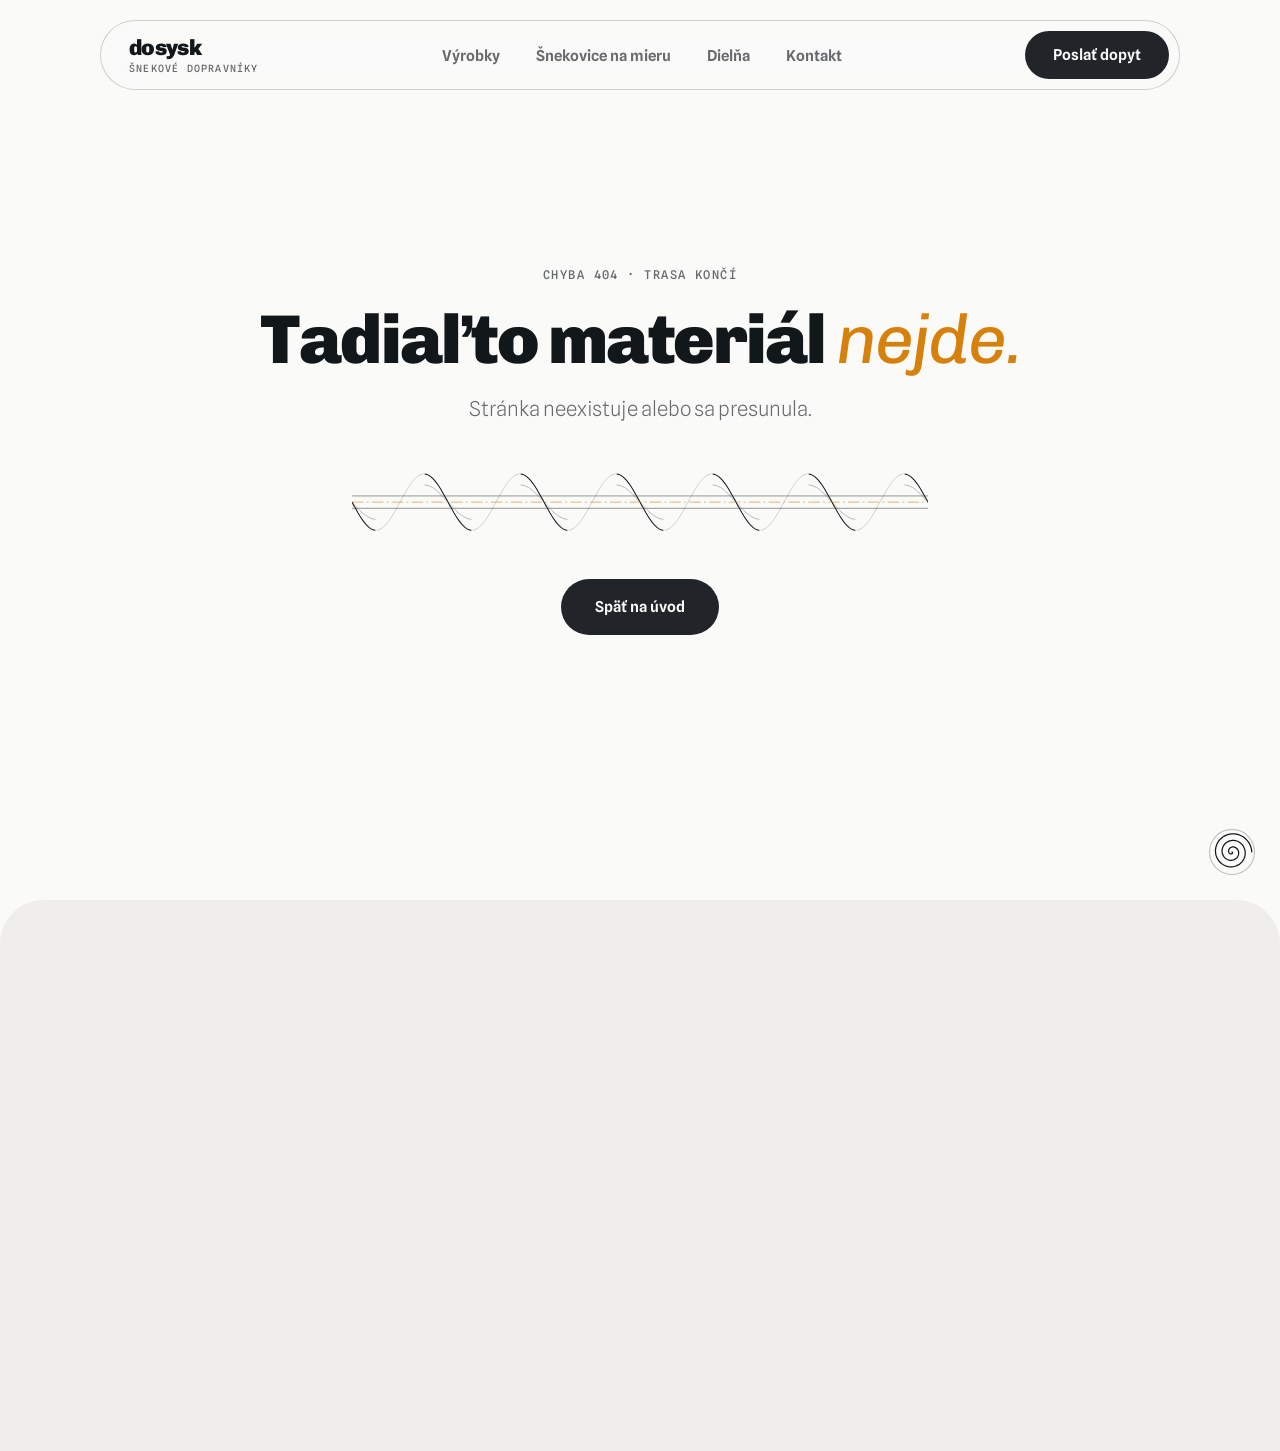
<file: dopyt/index.html>
<!DOCTYPE html><html lang="sk"><head><meta charSet="utf-8"/><meta name="viewport" content="width=device-width, initial-scale=1"/><link rel="stylesheet" href="/assets/styles-uzuiSBqg.css" data-precedence="default"/><link rel="stylesheet" href="https://fonts.googleapis.com/css2?family=Chivo:ital,wght@0,400;0,500;0,700;0,900;1,400&amp;family=Spline+Sans:wght@300..700&amp;family=Spline+Sans+Mono:wght@400;500&amp;display=swap" data-precedence="default"/><title>Poslať dopyt na šnekový dopravník | dosysk</title><meta name="theme-color" content="#FAFAF9"/><meta name="description" content="Poskladajte zadanie na šnekový dopravník alebo šnekovicu na mieru. Na každú otázku sa dá odpovedať „neviem“. Pridajte fotku miesta."/><meta property="og:title" content="Poslať dopyt na šnekový dopravník | dosysk"/><meta property="og:description" content="Poskladajte zadanie na šnekový dopravník alebo šnekovicu na mieru. Na každú otázku sa dá odpovedať „neviem“. Pridajte fotku miesta."/><meta property="og:type" content="website"/><meta name="twitter:card" content="summary_large_image"/><meta name="twitter:title" content="Poslať dopyt na šnekový dopravník | dosysk"/><meta name="twitter:description" content="Poskladajte zadanie na šnekový dopravník alebo šnekovicu na mieru. Na každú otázku sa dá odpovedať „neviem“. Pridajte fotku miesta."/><link rel="modulepreload" href="/assets/index-CcLg5QlS.js"/><link rel="modulepreload" href="/assets/dopyt-9EW-D2wR.js"/><link rel="modulepreload" href="/assets/Konfigurator-DHkh71wv.js"/><link rel="preconnect" href="https://fonts.googleapis.com"/><link rel="preconnect" href="https://fonts.gstatic.com" crossorigin="anonymous"/><link rel="icon" href="/favicon.png" type="image/png"/><meta name="robots" content="noindex, nofollow"/><script>document.documentElement.classList.add('js')</script><script type="application/ld+json">{"@context":"https://schema.org","@type":["Organization","LocalBusiness"],"name":"dosysk s. r. o.","description":"Výroba šnekových dopravníkov a šnekovíc na mieru.","address":{"@type":"PostalAddress","streetAddress":"Žabokreky nad Nitrou 50","postalCode":"95852","addressLocality":"Žabokreky nad Nitrou","addressCountry":"SK"},"identifier":{"@type":"PropertyValue","propertyID":"IČO","value":"56467605"}}</script><meta property="og:image" content="https://pub-bb2e103a32db4e198524a2e9ed8f35b4.r2.dev/lovp_743b6q5zsk8x09e8yh74gd1y3z/742cb3f3fdedafd6847e80577e4be498_1791244370191.png"><meta name="twitter:image" content="https://pub-bb2e103a32db4e198524a2e9ed8f35b4.r2.dev/lovp_743b6q5zsk8x09e8yh74gd1y3z/742cb3f3fdedafd6847e80577e4be498_1791244370191.png"></head><body><a href="#obsah" class="sr-only focus:not-sr-only focus:fixed focus:left-4 focus:top-4 focus:z-[90] focus:rounded-full focus:bg-papier focus:px-4 focus:py-2">Preskočiť na obsah</a><header class="pointer-events-none fixed inset-x-0 top-5 z-50 hidden justify-center px-5 md:flex"><nav aria-label="Hlavné menu" class="pointer-events-auto flex w-full items-center justify-between border border-linka/80 bg-papier/85 backdrop-blur-[18px] rounded-full transition-all duration-[320ms] ease-[var(--ease)] max-w-[1080px] py-2.5 pl-7 pr-2.5"><a class="flex flex-col leading-none" aria-label="dosysk — domov" href="/"><span class="font-display text-[22px] font-black tracking-[-0.03em] text-grafit">dosysk</span><span class="stitok mt-1 !text-[10px] transition-all duration-300 max-h-4 opacity-100">Šnekové dopravníky</span></a><ul class="flex items-center gap-1"><li><a class="rounded-full px-4 py-2 text-[15px] font-semibold text-seda transition-colors hover:text-grafit" href="/vyrobky">Výrobky</a></li><li><a class="rounded-full px-4 py-2 text-[15px] font-semibold text-seda transition-colors hover:text-grafit" href="/snekovice">Šnekovice na mieru</a></li><li><a class="rounded-full px-4 py-2 text-[15px] font-semibold text-seda transition-colors hover:text-grafit" href="/dielna">Dielňa</a></li><li><a class="rounded-full px-4 py-2 text-[15px] font-semibold text-seda transition-colors hover:text-grafit" href="/kontakt">Kontakt</a></li></ul><div class="flex items-center gap-4"><a class="btn btn-primar transition-all duration-[320ms] !h-12 !px-7 active" href="/dopyt" data-status="active" aria-current="page">Poslať dopyt</a></div></nav></header><div class="fixed inset-x-0 bottom-4 z-50 flex justify-center px-3 md:hidden"><div class="w-full max-w-[440px] border border-linka/80 bg-papier/85 backdrop-blur-[18px] rounded-full !rounded-[28px] p-1.5 shadow-[var(--shadow-soft)]"><div class="flex items-center justify-between gap-2"><a class="pl-4 font-display text-xl font-black tracking-[-0.03em]" href="/">dosysk</a><div class="flex items-center gap-1.5"><button type="button" aria-expanded="false" aria-label="Otvoriť menu" class="grid h-12 w-12 place-items-center rounded-full border border-linka"><svg width="20" height="20" viewBox="0 0 20 20" fill="none" stroke="currentColor" stroke-width="1.25" aria-hidden="true"><path d="M3 7h14M3 13h14"></path></svg></button><a class="btn btn-primar !h-12 !px-5 active" href="/dopyt" data-status="active" aria-current="page">Poslať dopyt</a></div></div></div></div><main id="obsah"><!--$--><section class="pt-28 md:pt-36"><div class="wrap"><p data-anim="true" class="stitok">Dopyt</p><h1 data-anim="nadpis" class="h1 mt-5 max-w-[16ch]">Povedzte, čo presúvate. <span class="zvyraznit">Zvyšok je naša práca.</span></h1><p data-anim="true" class="perex mt-6">Šesť otázok, na každú sa dá odpovedať „neviem“. Na konci môžete pridať fotku miesta alebo výkres.</p><div class="mt-12"><div class="grid grid-cols-1 gap-6 lg:grid-cols-[1.05fr_1fr] lg:gap-10"><div class="min-w-0 lg:sticky lg:top-28 lg:self-start"><div class="karta overflow-hidden !bg-papier border !border-linka p-3 md:p-5"><svg viewBox="0 0 640 470" class="h-auto w-full" role="img" aria-labelledby="schema-t schema-d"><title id="schema-t">Schéma dopravníka podľa zadania</title><desc id="schema-d">Vedenie: nezvolené<!-- -->. Schéma je orientačná, bez rozmerov.</desc><defs><pattern id="mriezka" width="24" height="24" patternUnits="userSpaceOnUse"><path d="M24 0H0V24" fill="none" stroke="var(--linka)" stroke-width="0.5" opacity="0.6"></path></pattern></defs><rect width="640" height="470" fill="url(#mriezka)"></rect><line x1="20" y1="443" x2="620" y2="443" stroke="var(--grafit)" stroke-width="1.25"></line><path d="M64 313 L156 313 L124 383 L96 383 Z" fill="var(--papier)" stroke="var(--grafit)" stroke-width="1.25"></path><g transform="translate(110 400) rotate(0)"><rect x="-24" y="-17" width="378" height="34" rx="17" fill="var(--papier)" stroke="var(--grafit)" stroke-width="1.25"></rect><path d="M0.0 0.0 L3.0 4.8 L6.0 8.9 L9.0 12.1 L12.0 13.8 L15.0 13.8 L18.0 12.2 L21.0 9.2 L24.0 5.1 L27.0 0.3 L30.0 -4.4 L33.0 -8.7 L36.0 -11.9 L39.0 -13.7 L42.0 -13.9 L45.0 -12.4 L48.0 -9.4 L51.0 -5.4 L54.0 -0.6 L57.0 4.1 L60.0 8.4 L63.0 11.7 L66.0 13.6 L69.0 13.9 L72.0 12.5 L75.0 9.7 L78.0 5.7 L81.0 1.0 L84.0 -3.8 L87.0 -8.2 L90.0 -11.5 L93.0 -13.6 L96.0 -13.9 L99.0 -12.7 L102.0 -9.9 L105.0 -5.9 L108.0 -1.3 L111.0 3.5 L114.0 7.9 L117.0 11.4 L120.0 13.5 L123.0 14.0 L126.0 12.8 L129.0 10.1 L132.0 6.2 L135.0 1.6 L138.0 -3.2 L141.0 -7.6 L144.0 -11.2 L147.0 -13.4 L150.0 -14.0 L153.0 -12.9 L156.0 -10.3 L159.0 -6.5 L162.0 -1.9 L165.0 2.9 L168.0 7.4 L171.0 11.0 L174.0 13.3 L177.0 14.0 L180.0 13.1 L183.0 10.6 L186.0 6.8 L189.0 2.3 L192.0 -2.6 L195.0 -7.1 L198.0 -10.8 L201.0 -13.2 L204.0 -14.0 L207.0 -13.2 L210.0 -10.8 L213.0 -7.1 L216.0 -2.6 L219.0 2.3 L222.0 6.8 L225.0 10.6 L228.0 13.1 L231.0 14.0 L234.0 13.3 L237.0 11.0 L240.0 7.4 L243.0 2.9 L246.0 -1.9 L249.0 -6.5 L252.0 -10.3 L255.0 -12.9 L258.0 -14.0 L261.0 -13.4 L264.0 -11.2 L267.0 -7.6 L270.0 -3.2 L273.0 1.6 L276.0 6.2 L279.0 10.1 L282.0 12.8 L285.0 14.0 L288.0 13.5 L291.0 11.4 L294.0 7.9 L297.0 3.5 L300.0 -1.3 L303.0 -5.9 L306.0 -9.9 L309.0 -12.7 L312.0 -13.9 L315.0 -13.6 L318.0 -11.5 L321.0 -8.2 L324.0 -3.8 L327.0 1.0 L330.0 5.7 " stroke="var(--grafit)" stroke-width="1.25" fill="none" opacity="0.7"></path><line x1="-30" y1="0" x2="360" y2="0" stroke="var(--jantar)" stroke-width="1" stroke-dasharray="14 4 2 4"></line><rect x="354" y="-23" width="34" height="46" rx="8" fill="var(--antracit)"></rect></g><circle cx="440" cy="400" r="4" fill="var(--jantar)"></circle><g stroke="var(--jantar)" stroke-width="1" opacity="0.95"><line x1="110" y1="361" x2="440" y2="361"></line><line x1="110" y1="369" x2="110" y2="353"></line><line x1="440" y1="369" x2="440" y2="353"></line></g><text x="275" y="345" text-anchor="middle" class="fill-[var(--seda)]" style="font:500 13px var(--font-mono);letter-spacing:0.06em">L</text><text x="24" y="34" class="fill-[var(--seda)]" style="font:500 12px var(--font-mono);letter-spacing:0.12em">SCHÉMA · ORIENTAČNÁ</text></svg></div><dl class="mt-4 hidden gap-x-6 gap-y-1.5 sm:grid sm:grid-cols-2"><div class="flex items-baseline justify-between gap-3 border-b border-linka py-1.5"><dt class="mono">Materiál</dt><dd class="mono truncate !text-grafit">—</dd></div><div class="flex items-baseline justify-between gap-3 border-b border-linka py-1.5"><dt class="mono">Vlastnosti</dt><dd class="mono truncate !text-grafit">—</dd></div><div class="flex items-baseline justify-between gap-3 border-b border-linka py-1.5"><dt class="mono">Sklon</dt><dd class="mono truncate !text-grafit">—</dd></div><div class="flex items-baseline justify-between gap-3 border-b border-linka py-1.5"><dt class="mono">Rozmery</dt><dd class="mono truncate !text-grafit">—</dd></div><div class="flex items-baseline justify-between gap-3 border-b border-linka py-1.5"><dt class="mono">Výkon</dt><dd class="mono truncate !text-grafit">—</dd></div><div class="flex items-baseline justify-between gap-3 border-b border-linka py-1.5"><dt class="mono">Prevedenie</dt><dd class="mono truncate !text-grafit">—</dd></div></dl></div><div class="karta min-w-0 p-5 md:p-9"><nav aria-label="Kroky zadania" class="-mx-1 flex gap-1 overflow-x-auto pb-1"><button type="button" aria-current="step" class="shrink-0 rounded-full px-3.5 py-2 font-mono text-[12px] uppercase tracking-[0.1em] transition-colors bg-antracit text-papier hover:text-grafit hover:!text-papier">Materiál</button><button type="button" class="shrink-0 rounded-full px-3.5 py-2 font-mono text-[12px] uppercase tracking-[0.1em] transition-colors text-seda hover:text-grafit ">Vlastnosti</button><button type="button" class="shrink-0 rounded-full px-3.5 py-2 font-mono text-[12px] uppercase tracking-[0.1em] transition-colors text-seda hover:text-grafit ">Sklon</button><button type="button" class="shrink-0 rounded-full px-3.5 py-2 font-mono text-[12px] uppercase tracking-[0.1em] transition-colors text-seda hover:text-grafit ">Rozmery</button><button type="button" class="shrink-0 rounded-full px-3.5 py-2 font-mono text-[12px] uppercase tracking-[0.1em] transition-colors text-seda hover:text-grafit ">Výkon</button><button type="button" class="shrink-0 rounded-full px-3.5 py-2 font-mono text-[12px] uppercase tracking-[0.1em] transition-colors text-seda hover:text-grafit ">Prevedenie</button><button type="button" class="shrink-0 rounded-full px-3.5 py-2 font-mono text-[12px] uppercase tracking-[0.1em] transition-colors text-seda hover:text-grafit ">Kontakt</button></nav><div class="mt-3 h-px w-full bg-linka"><div class="h-px bg-jantar transition-transform duration-500 ease-[var(--ease)] origin-left" style="transform:scaleX(0.14285714285714285)"></div></div><div class="mt-8 animate-in fade-in slide-in-from-bottom-2 duration-500"><h3 class="h3">Čo budete dopravovať?</h3><div class="mt-6"><div role="radiogroup" aria-label="Čo budete dopravovať?" class="flex flex-wrap gap-2.5"><button type="button" role="radio" aria-checked="false" tabindex="0" class="volba ">Obilie a krmivá</button><button type="button" role="radio" aria-checked="false" tabindex="-1" class="volba ">Múka a prášky</button><button type="button" role="radio" aria-checked="false" tabindex="-1" class="volba ">Piliny a biomasa</button><button type="button" role="radio" aria-checked="false" tabindex="-1" class="volba ">Granulát a plasty</button><button type="button" role="radio" aria-checked="false" tabindex="-1" class="volba ">Popol a troska</button><button type="button" role="radio" aria-checked="false" tabindex="-1" class="volba ">Kaly a odpad</button><button type="button" role="radio" aria-checked="false" tabindex="-1" class="volba ">Iné — napíšem</button><button type="button" role="radio" aria-checked="false" tabindex="-1" class="volba volba-neviem">Neviem / poradíte mi</button></div></div><div class="mt-10 flex items-center justify-between gap-3"><button type="button" disabled="" class="btn btn-obrys btn-maly disabled:opacity-0">Späť</button><button type="button" class="btn btn-primar btn-maly">Ďalej <svg class="sipka" width="18" height="12" viewBox="0 0 18 12" fill="none" stroke="currentColor" stroke-width="1.25" aria-hidden="true"><path d="M0 6h16M11 1l5 5-5 5"></path></svg></button></div></div></div></div></div></div></section><script>(function(a,f){let l;try{l=JSON.parse(sessionStorage.getItem(a)||"{}")}catch{return}const n=l?.[f||history.state?.__TSR_key];let c=!1;for(const t in n){const e=n[t],o=e?.scrollX,s=e?.scrollY;if(Number.isFinite(o)&&Number.isFinite(s)){if(t==="window")scrollTo(o,s),c=!0;else if(t)try{const r=document.querySelector(t);r&&(r.scrollLeft=o,r.scrollTop=s)}catch{}}}if(c)return;const i=location.hash.slice(1);if(i){const t=history.state?.__hashScrollIntoViewOptions??!0;if(t){const e=document.getElementById(i);e&&e.scrollIntoView(t)}return}scrollTo(0,0)})("tsr-scroll-restoration-v1_3");document.currentScript.remove()</script><!--/$--></main><footer class="mt-[var(--pad-y)] pb-32 md:pb-10"><div class="overflow-hidden"><svg viewBox="0 0 2400 108" class="h-16 w-[200%] md:w-full" aria-hidden="true" preserveAspectRatio="xMidYMid meet" fill="none"><path stroke="var(--linka)" stroke-width="1.25" stroke-linecap="round"></path><line x1="0" y1="45.2" x2="2400" y2="45.2" stroke="var(--grafit)" stroke-width="1.25" opacity="0.55"></line><line x1="0" y1="62.8" x2="2400" y2="62.8" stroke="var(--grafit)" stroke-width="1.25" opacity="0.55"></line><path stroke="var(--grafit)" stroke-width="1.25" opacity="0.35" stroke-linecap="round"></path><path stroke="var(--grafit)" stroke-width="1.6" stroke-linecap="round"></path><line x1="0" y1="54" x2="2400" y2="54" stroke="var(--jantar)" stroke-width="1" stroke-dasharray="18 5 3 5" opacity="0.9"></line></svg></div><div class="wrap mt-12 grid gap-10 md:grid-cols-[1.4fr_1fr_1fr]"><div><p class="font-display text-3xl font-black tracking-[-0.03em]">dosysk</p><address class="mt-4 not-italic text-[15px] leading-relaxed text-seda">dosysk s. r. o.<br/>Žabokreky nad Nitrou 50<!-- -->, <!-- -->958 52<br/><span class="mono">IČO: <!-- -->56 467 605</span><br/><span class="text-[13px]">Zapísaná v Obchodnom registri Okresného súdu Trenčín, oddiel Sro, vložka č. 47389/R</span></address><p class="mt-4 text-[13px] text-seda">Orgán dozoru: <!-- -->Inšpektorát SOI pre Trenčiansky kraj</p></div><nav aria-label="Výrobky"><p class="stitok mb-4">Výrobky</p><ul class="space-y-2 text-[15px]"><li><a class="hover:text-jantar-tm" href="/vyrobky/zlabovy">Žľabové šnekové dopravníky</a></li><li><a class="hover:text-jantar-tm" href="/vyrobky/rurovy">Rúrové šnekové dopravníky</a></li><li><a class="hover:text-jantar-tm" href="/vyrobky/bezhriadelovy">Bezhriadeľové šneky</a></li><li><a class="hover:text-jantar-tm" href="/vyrobky/vertikalny">Zvislé a strmé dopravníky</a></li><li><a class="hover:text-jantar-tm" href="/vyrobky/nerez">Nerezové prevedenia</a></li><li><a class="hover:text-jantar-tm" href="/vyrobky/dielce">Šnekovice a náhradné diely</a></li></ul></nav><nav aria-label="Firma"><p class="stitok mb-4">Firma</p><ul class="space-y-2 text-[15px]"><li><a class="hover:text-jantar-tm" href="/snekovice">Šnekovice na mieru</a></li><li><a class="hover:text-jantar-tm" href="/dielna">Dielňa</a></li><li><a class="hover:text-jantar-tm active" href="/dopyt" data-status="active" aria-current="page">Poslať dopyt</a></li><li><a class="hover:text-jantar-tm" href="/kontakt">Kontakt</a></li><li><a class="hover:text-jantar-tm" href="/ochrana-osobnych-udajov">Ochrana osobných údajov</a></li></ul></nav></div><div class="wrap mt-12 flex flex-wrap justify-between gap-2 linka-t pt-6"><p class="mono">© <!-- -->2026<!-- --> <!-- -->dosysk s. r. o.</p><p class="mono">Žabokreky nad Nitrou</p></div></footer><div class="fixed bottom-6 right-6 z-40 hidden lg:block"><svg width="48" height="48" viewBox="0 0 48 48" fill="none" aria-hidden="true" class="spirala"><circle cx="24" cy="24" r="22.5" stroke="var(--linka)" stroke-width="1.25"></circle><circle cx="24" cy="24" r="22.5" stroke="var(--jantar)" stroke-width="1.5" pathLength="1" stroke-dasharray="1" stroke-dashoffset="1" transform="rotate(-90 24 24)"></circle><g><path d="M24 24 L24.00 24.00 L24.13 24.02 L24.24 24.06 L24.35 24.13 L24.45 24.23 L24.52 24.36 L24.57 24.50 L24.59 24.66 L24.58 24.83 L24.53 25.00 L24.46 25.17 L24.34 25.34 L24.20 25.50 L24.02 25.64 L23.81 25.75 L23.57 25.84 L23.31 25.89 L23.03 25.91 L22.74 25.89 L22.44 25.82 L22.14 25.70 L21.85 25.54 L21.57 25.33 L21.31 25.08 L21.08 24.78 L20.88 24.44 L20.72 24.07 L20.61 23.67 L20.56 23.24 L20.55 22.79 L20.61 22.33 L20.73 21.86 L20.91 21.41 L21.16 20.96 L21.47 20.54 L21.84 20.16 L22.27 19.81 L22.75 19.51 L23.27 19.27 L23.84 19.09 L24.44 18.98 L25.06 18.94 L25.70 18.99 L26.34 19.12 L26.98 19.33 L27.60 19.62 L28.19 19.99 L28.74 20.45 L29.24 20.98 L29.68 21.58 L30.05 22.24 L30.34 22.96 L30.55 23.72 L30.66 24.51 L30.67 25.33 L30.59 26.16 L30.39 26.99 L30.10 27.80 L29.70 28.58 L29.20 29.32 L28.60 30.00 L27.91 30.62 L27.14 31.15 L26.30 31.60 L25.40 31.94 L24.44 32.18 L23.45 32.30 L22.44 32.30 L21.42 32.17 L20.41 31.92 L19.42 31.54 L18.47 31.03 L17.58 30.41 L16.76 29.67 L16.03 28.83 L15.39 27.89 L14.87 26.87 L14.46 25.78 L14.19 24.64 L14.06 23.45 L14.07 22.24 L14.24 21.03 L14.55 19.83 L15.00 18.67 L15.61 17.55 L16.35 16.50 L17.22 15.54 L18.22 14.69 L19.32 13.95 L20.52 13.34 L21.80 12.88 L23.13 12.57 L24.51 12.42 L25.92 12.44 L27.32 12.63 L28.71 13.00 L30.06 13.53 L31.34 14.23 L32.55 15.09 L33.65 16.09 L34.63 17.24 L35.48 18.51 L36.17 19.88 L36.70 21.34 L37.06 22.87 L37.22 24.44 L37.20 26.04 L36.98 27.64 L36.57 29.22 L35.96 30.75 L35.17 32.21 L34.20 33.57 L33.06 34.82 L31.77 35.93 L30.34 36.89 L28.79 37.67 L27.15 38.27 L25.43 38.67 L23.66 38.86 L21.87 38.84 L20.07 38.60 L18.30 38.14 L16.59 37.47 L14.96 36.59 L13.43 35.51 L12.03 34.24 L10.79 32.81 L9.72 31.22 L8.84 29.50 L8.17 27.67 L7.72 25.77 L7.50 23.80 L7.51 21.81 L7.77 19.82 L8.27 17.86 L9.01 15.96 L9.97 14.15 L11.16 12.46 L12.55 10.91 L14.13 9.53 L15.87 8.34 L17.76 7.37 L19.77 6.62 L21.87 6.11 L24.02 5.86 L26.21 5.86 L28.39 6.14 L30.55 6.67 L32.63 7.47 L34.62 8.52 L36.48 9.81 L38.18 11.32 L39.70 13.04 L41.01 14.93 L42.09 16.99 L42.93 19.18 L43.49 21.46 L43.78 23.81" stroke="var(--grafit)" stroke-width="1.25" stroke-linecap="round"></path></g></svg></div><div class="prechod" aria-hidden="true"></div><script data-tsr-stream-part="">(self.$R=self.$R||{})["tsr"]=[];self.$_TSR={h(){this.hydrated=!0,this.c()},e(){this.streamEnded=!0,this.c()},c(){this.hydrated&&this.streamEnded&&(delete self.$_TSR,delete self.$R.tsr)},p(e){this.initialized?e():this.buffer.push(e)},buffer:[]};$_TSR.router=($R=>$R[0]={manifest:$R[1]={routes:$R[2]={__root__:$R[3]={preloads:$R[4]=["/assets/index-CcLg5QlS.js"],scripts:$R[5]=[$R[6]={attrs:$R[7]={type:"module",async:!0,src:"/assets/index-CcLg5QlS.js"}}]},"/dopyt":$R[8]={preloads:$R[9]=["/assets/dopyt-9EW-D2wR.js","/assets/Konfigurator-DHkh71wv.js"]}}},matches:$R[10]=[$R[11]={i:"__root__ ",u:1791245183120,s:"success",ssr:!0},$R[12]={i:" dopyt dopyt",u:1791245183120,s:"success",ssr:!0}]})($R["tsr"]);$_TSR.e();{let s=document.currentScript,p;while((p=s.previousElementSibling)&&p.hasAttribute('data-tsr-stream-part'))p.remove();s.remove()}</script><script type="module" async="" src="/assets/index-CcLg5QlS.js"></script><script>document.currentScript.remove();/*$tsr-stream-boundary*/</script></body></html>
</file>
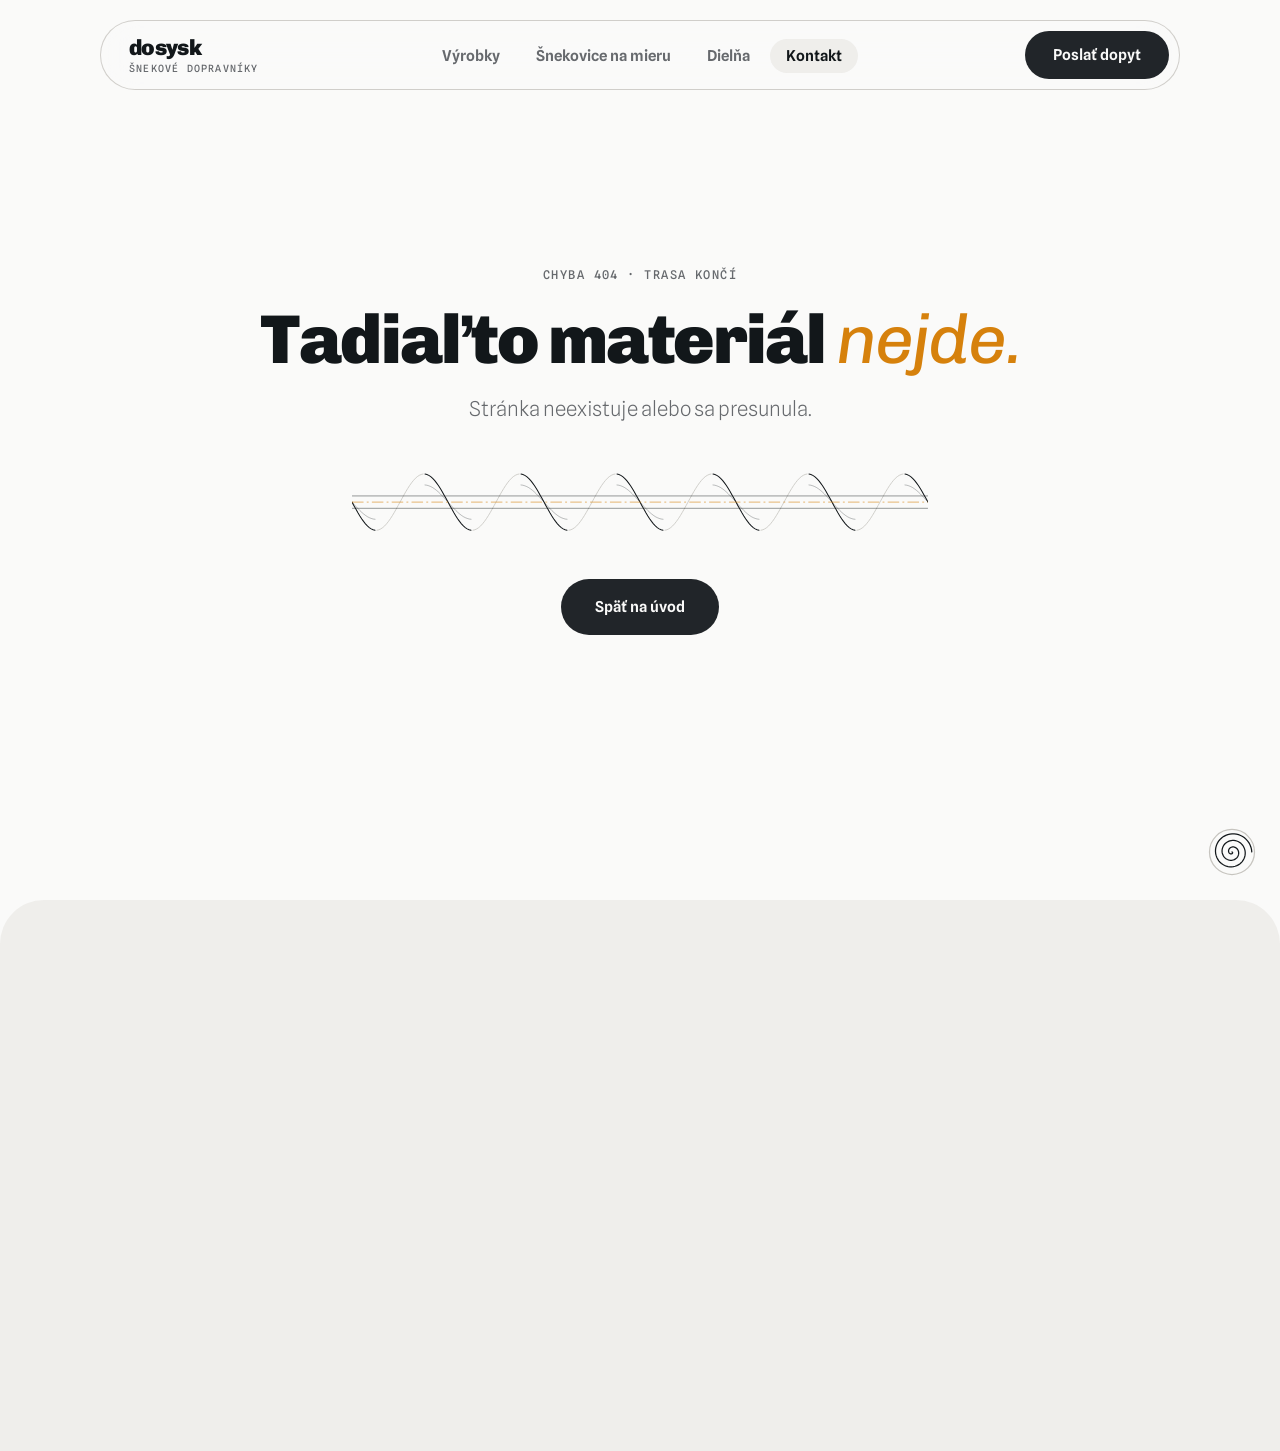
<file: kontakt/index.html>
<!DOCTYPE html><html lang="sk"><head><meta charSet="utf-8"/><meta name="viewport" content="width=device-width, initial-scale=1"/><link rel="preload" as="image" href="/assets/hala-Cw4J1dlM.jpg"/><link rel="stylesheet" href="/assets/styles-uzuiSBqg.css" data-precedence="default"/><link rel="stylesheet" href="https://fonts.googleapis.com/css2?family=Chivo:ital,wght@0,400;0,500;0,700;0,900;1,400&amp;family=Spline+Sans:wght@300..700&amp;family=Spline+Sans+Mono:wght@400;500&amp;display=swap" data-precedence="default"/><title>Kontakt — dosysk s. r. o., Žabokreky nad Nitrou</title><meta name="theme-color" content="#FAFAF9"/><meta name="description" content="Kontakt na výrobcu šnekových dopravníkov dosysk s. r. o. Žabokreky nad Nitrou 50, IČO 56 467 605."/><meta property="og:title" content="Kontakt — dosysk s. r. o., Žabokreky nad Nitrou"/><meta property="og:description" content="Kontakt na výrobcu šnekových dopravníkov dosysk s. r. o. Žabokreky nad Nitrou 50, IČO 56 467 605."/><meta property="og:type" content="website"/><meta name="twitter:card" content="summary_large_image"/><meta name="twitter:title" content="Kontakt — dosysk s. r. o., Žabokreky nad Nitrou"/><meta name="twitter:description" content="Kontakt na výrobcu šnekových dopravníkov dosysk s. r. o. Žabokreky nad Nitrou 50, IČO 56 467 605."/><link rel="modulepreload" href="/assets/index-CcLg5QlS.js"/><link rel="modulepreload" href="/assets/kontakt-Bn7fvFfI.js"/><link rel="modulepreload" href="/assets/Bloky-sQwSkGAZ.js"/><link rel="preconnect" href="https://fonts.googleapis.com"/><link rel="preconnect" href="https://fonts.gstatic.com" crossorigin="anonymous"/><link rel="icon" href="/favicon.png" type="image/png"/><meta name="robots" content="noindex, nofollow"/><script>document.documentElement.classList.add('js')</script><script type="application/ld+json">{"@context":"https://schema.org","@type":["Organization","LocalBusiness"],"name":"dosysk s. r. o.","description":"Výroba šnekových dopravníkov a šnekovíc na mieru.","address":{"@type":"PostalAddress","streetAddress":"Žabokreky nad Nitrou 50","postalCode":"95852","addressLocality":"Žabokreky nad Nitrou","addressCountry":"SK"},"identifier":{"@type":"PropertyValue","propertyID":"IČO","value":"56467605"}}</script><meta property="og:image" content="https://pub-bb2e103a32db4e198524a2e9ed8f35b4.r2.dev/lovp_743b6q5zsk8x09e8yh74gd1y3z/742cb3f3fdedafd6847e80577e4be498_1791244370191.png"><meta name="twitter:image" content="https://pub-bb2e103a32db4e198524a2e9ed8f35b4.r2.dev/lovp_743b6q5zsk8x09e8yh74gd1y3z/742cb3f3fdedafd6847e80577e4be498_1791244370191.png"></head><body><a href="#obsah" class="sr-only focus:not-sr-only focus:fixed focus:left-4 focus:top-4 focus:z-[90] focus:rounded-full focus:bg-papier focus:px-4 focus:py-2">Preskočiť na obsah</a><header class="pointer-events-none fixed inset-x-0 top-5 z-50 hidden justify-center px-5 md:flex"><nav aria-label="Hlavné menu" class="pointer-events-auto flex w-full items-center justify-between border border-linka/80 bg-papier/85 backdrop-blur-[18px] rounded-full transition-all duration-[320ms] ease-[var(--ease)] max-w-[1080px] py-2.5 pl-7 pr-2.5"><a class="flex flex-col leading-none" aria-label="dosysk — domov" href="/"><span class="font-display text-[22px] font-black tracking-[-0.03em] text-grafit">dosysk</span><span class="stitok mt-1 !text-[10px] transition-all duration-300 max-h-4 opacity-100">Šnekové dopravníky</span></a><ul class="flex items-center gap-1"><li><a class="rounded-full px-4 py-2 text-[15px] font-semibold text-seda transition-colors hover:text-grafit" href="/vyrobky">Výrobky</a></li><li><a class="rounded-full px-4 py-2 text-[15px] font-semibold text-seda transition-colors hover:text-grafit" href="/snekovice">Šnekovice na mieru</a></li><li><a class="rounded-full px-4 py-2 text-[15px] font-semibold text-seda transition-colors hover:text-grafit" href="/dielna">Dielňa</a></li><li><a class="rounded-full px-4 py-2 text-[15px] font-semibold text-seda transition-colors hover:text-grafit !text-grafit bg-cement" href="/kontakt" data-status="active" aria-current="page">Kontakt</a></li></ul><div class="flex items-center gap-4"><a class="btn btn-primar transition-all duration-[320ms] !h-12 !px-7" href="/dopyt">Poslať dopyt</a></div></nav></header><div class="fixed inset-x-0 bottom-4 z-50 flex justify-center px-3 md:hidden"><div class="w-full max-w-[440px] border border-linka/80 bg-papier/85 backdrop-blur-[18px] rounded-full !rounded-[28px] p-1.5 shadow-[var(--shadow-soft)]"><div class="flex items-center justify-between gap-2"><a class="pl-4 font-display text-xl font-black tracking-[-0.03em]" href="/">dosysk</a><div class="flex items-center gap-1.5"><button type="button" aria-expanded="false" aria-label="Otvoriť menu" class="grid h-12 w-12 place-items-center rounded-full border border-linka"><svg width="20" height="20" viewBox="0 0 20 20" fill="none" stroke="currentColor" stroke-width="1.25" aria-hidden="true"><path d="M3 7h14M3 13h14"></path></svg></button><a class="btn btn-primar !h-12 !px-5" href="/dopyt">Poslať dopyt</a></div></div></div></div><main id="obsah"><!--$--><section class="pt-28 md:pt-36"><div class="wrap grid gap-10 md:grid-cols-[1fr_1fr] md:items-start"><div><p data-anim="true" class="stitok">Kontakt</p><h1 data-anim="nadpis" class="h1 mt-5">Žabokreky <span class="zvyraznit">nad Nitrou.</span></h1><p data-anim="true" class="perex mt-6">Najrýchlejšie sa k naceneniu dostanete cez dopyt — zbiera presne to, čo potrebujeme vedieť.</p><a data-anim="true" class="btn btn-primar mt-8" href="/dopyt">Poslať dopyt <svg class="sipka" width="18" height="12" viewBox="0 0 18 12" fill="none" stroke="currentColor" stroke-width="1.25" aria-hidden="true"><path d="M0 6h16M11 1l5 5-5 5"></path></svg></a><dl data-anim="true" class="karta mt-12 p-6 md:p-8"><div class="grid grid-cols-[110px_1fr] gap-4 border-t border-linka py-3.5 first:border-0 first:pt-0"><dt class="mono">Firma</dt><dd class="text-[16px]">dosysk s. r. o.</dd></div><div class="grid grid-cols-[110px_1fr] gap-4 border-t border-linka py-3.5 first:border-0 first:pt-0"><dt class="mono">Adresa</dt><dd class="text-[16px]">Žabokreky nad Nitrou 50, 958 52</dd></div><div class="grid grid-cols-[110px_1fr] gap-4 border-t border-linka py-3.5 first:border-0 first:pt-0"><dt class="mono">IČO</dt><dd class="font-mono text-[15px]">56 467 605</dd></div><p class="mt-4 text-[13px] text-seda">Zapísaná v Obchodnom registri Okresného súdu Trenčín, oddiel Sro, vložka č. 47389/R<!-- -->. Orgán dozoru: <!-- -->Inšpektorát SOI pre Trenčiansky kraj<!-- -->.</p></dl></div><figure class="[&amp;_.foto]:rounded-b-[48px]"><div data-anim="foto" class="foto foto-hover aspect-[4/5]"><img src="/assets/hala-Cw4J1dlM.jpg" alt="Dielňa dosysk" loading="eager" width="1280" height="960"/></div></figure></div></section><script>(function(a,f){let l;try{l=JSON.parse(sessionStorage.getItem(a)||"{}")}catch{return}const n=l?.[f||history.state?.__TSR_key];let c=!1;for(const t in n){const e=n[t],o=e?.scrollX,s=e?.scrollY;if(Number.isFinite(o)&&Number.isFinite(s)){if(t==="window")scrollTo(o,s),c=!0;else if(t)try{const r=document.querySelector(t);r&&(r.scrollLeft=o,r.scrollTop=s)}catch{}}}if(c)return;const i=location.hash.slice(1);if(i){const t=history.state?.__hashScrollIntoViewOptions??!0;if(t){const e=document.getElementById(i);e&&e.scrollIntoView(t)}return}scrollTo(0,0)})("tsr-scroll-restoration-v1_3");document.currentScript.remove()</script><!--/$--></main><footer class="mt-[var(--pad-y)] pb-32 md:pb-10"><div class="overflow-hidden"><svg viewBox="0 0 2400 108" class="h-16 w-[200%] md:w-full" aria-hidden="true" preserveAspectRatio="xMidYMid meet" fill="none"><path stroke="var(--linka)" stroke-width="1.25" stroke-linecap="round"></path><line x1="0" y1="45.2" x2="2400" y2="45.2" stroke="var(--grafit)" stroke-width="1.25" opacity="0.55"></line><line x1="0" y1="62.8" x2="2400" y2="62.8" stroke="var(--grafit)" stroke-width="1.25" opacity="0.55"></line><path stroke="var(--grafit)" stroke-width="1.25" opacity="0.35" stroke-linecap="round"></path><path stroke="var(--grafit)" stroke-width="1.6" stroke-linecap="round"></path><line x1="0" y1="54" x2="2400" y2="54" stroke="var(--jantar)" stroke-width="1" stroke-dasharray="18 5 3 5" opacity="0.9"></line></svg></div><div class="wrap mt-12 grid gap-10 md:grid-cols-[1.4fr_1fr_1fr]"><div><p class="font-display text-3xl font-black tracking-[-0.03em]">dosysk</p><address class="mt-4 not-italic text-[15px] leading-relaxed text-seda">dosysk s. r. o.<br/>Žabokreky nad Nitrou 50<!-- -->, <!-- -->958 52<br/><span class="mono">IČO: <!-- -->56 467 605</span><br/><span class="text-[13px]">Zapísaná v Obchodnom registri Okresného súdu Trenčín, oddiel Sro, vložka č. 47389/R</span></address><p class="mt-4 text-[13px] text-seda">Orgán dozoru: <!-- -->Inšpektorát SOI pre Trenčiansky kraj</p></div><nav aria-label="Výrobky"><p class="stitok mb-4">Výrobky</p><ul class="space-y-2 text-[15px]"><li><a class="hover:text-jantar-tm" href="/vyrobky/zlabovy">Žľabové šnekové dopravníky</a></li><li><a class="hover:text-jantar-tm" href="/vyrobky/rurovy">Rúrové šnekové dopravníky</a></li><li><a class="hover:text-jantar-tm" href="/vyrobky/bezhriadelovy">Bezhriadeľové šneky</a></li><li><a class="hover:text-jantar-tm" href="/vyrobky/vertikalny">Zvislé a strmé dopravníky</a></li><li><a class="hover:text-jantar-tm" href="/vyrobky/nerez">Nerezové prevedenia</a></li><li><a class="hover:text-jantar-tm" href="/vyrobky/dielce">Šnekovice a náhradné diely</a></li></ul></nav><nav aria-label="Firma"><p class="stitok mb-4">Firma</p><ul class="space-y-2 text-[15px]"><li><a class="hover:text-jantar-tm" href="/snekovice">Šnekovice na mieru</a></li><li><a class="hover:text-jantar-tm" href="/dielna">Dielňa</a></li><li><a class="hover:text-jantar-tm" href="/dopyt">Poslať dopyt</a></li><li><a class="hover:text-jantar-tm active" href="/kontakt" data-status="active" aria-current="page">Kontakt</a></li><li><a class="hover:text-jantar-tm" href="/ochrana-osobnych-udajov">Ochrana osobných údajov</a></li></ul></nav></div><div class="wrap mt-12 flex flex-wrap justify-between gap-2 linka-t pt-6"><p class="mono">© <!-- -->2026<!-- --> <!-- -->dosysk s. r. o.</p><p class="mono">Žabokreky nad Nitrou</p></div></footer><div class="fixed bottom-6 right-6 z-40 hidden lg:block"><svg width="48" height="48" viewBox="0 0 48 48" fill="none" aria-hidden="true" class="spirala"><circle cx="24" cy="24" r="22.5" stroke="var(--linka)" stroke-width="1.25"></circle><circle cx="24" cy="24" r="22.5" stroke="var(--jantar)" stroke-width="1.5" pathLength="1" stroke-dasharray="1" stroke-dashoffset="1" transform="rotate(-90 24 24)"></circle><g><path d="M24 24 L24.00 24.00 L24.13 24.02 L24.24 24.06 L24.35 24.13 L24.45 24.23 L24.52 24.36 L24.57 24.50 L24.59 24.66 L24.58 24.83 L24.53 25.00 L24.46 25.17 L24.34 25.34 L24.20 25.50 L24.02 25.64 L23.81 25.75 L23.57 25.84 L23.31 25.89 L23.03 25.91 L22.74 25.89 L22.44 25.82 L22.14 25.70 L21.85 25.54 L21.57 25.33 L21.31 25.08 L21.08 24.78 L20.88 24.44 L20.72 24.07 L20.61 23.67 L20.56 23.24 L20.55 22.79 L20.61 22.33 L20.73 21.86 L20.91 21.41 L21.16 20.96 L21.47 20.54 L21.84 20.16 L22.27 19.81 L22.75 19.51 L23.27 19.27 L23.84 19.09 L24.44 18.98 L25.06 18.94 L25.70 18.99 L26.34 19.12 L26.98 19.33 L27.60 19.62 L28.19 19.99 L28.74 20.45 L29.24 20.98 L29.68 21.58 L30.05 22.24 L30.34 22.96 L30.55 23.72 L30.66 24.51 L30.67 25.33 L30.59 26.16 L30.39 26.99 L30.10 27.80 L29.70 28.58 L29.20 29.32 L28.60 30.00 L27.91 30.62 L27.14 31.15 L26.30 31.60 L25.40 31.94 L24.44 32.18 L23.45 32.30 L22.44 32.30 L21.42 32.17 L20.41 31.92 L19.42 31.54 L18.47 31.03 L17.58 30.41 L16.76 29.67 L16.03 28.83 L15.39 27.89 L14.87 26.87 L14.46 25.78 L14.19 24.64 L14.06 23.45 L14.07 22.24 L14.24 21.03 L14.55 19.83 L15.00 18.67 L15.61 17.55 L16.35 16.50 L17.22 15.54 L18.22 14.69 L19.32 13.95 L20.52 13.34 L21.80 12.88 L23.13 12.57 L24.51 12.42 L25.92 12.44 L27.32 12.63 L28.71 13.00 L30.06 13.53 L31.34 14.23 L32.55 15.09 L33.65 16.09 L34.63 17.24 L35.48 18.51 L36.17 19.88 L36.70 21.34 L37.06 22.87 L37.22 24.44 L37.20 26.04 L36.98 27.64 L36.57 29.22 L35.96 30.75 L35.17 32.21 L34.20 33.57 L33.06 34.82 L31.77 35.93 L30.34 36.89 L28.79 37.67 L27.15 38.27 L25.43 38.67 L23.66 38.86 L21.87 38.84 L20.07 38.60 L18.30 38.14 L16.59 37.47 L14.96 36.59 L13.43 35.51 L12.03 34.24 L10.79 32.81 L9.72 31.22 L8.84 29.50 L8.17 27.67 L7.72 25.77 L7.50 23.80 L7.51 21.81 L7.77 19.82 L8.27 17.86 L9.01 15.96 L9.97 14.15 L11.16 12.46 L12.55 10.91 L14.13 9.53 L15.87 8.34 L17.76 7.37 L19.77 6.62 L21.87 6.11 L24.02 5.86 L26.21 5.86 L28.39 6.14 L30.55 6.67 L32.63 7.47 L34.62 8.52 L36.48 9.81 L38.18 11.32 L39.70 13.04 L41.01 14.93 L42.09 16.99 L42.93 19.18 L43.49 21.46 L43.78 23.81" stroke="var(--grafit)" stroke-width="1.25" stroke-linecap="round"></path></g></svg></div><div class="prechod" aria-hidden="true"></div><script data-tsr-stream-part="">(self.$R=self.$R||{})["tsr"]=[];self.$_TSR={h(){this.hydrated=!0,this.c()},e(){this.streamEnded=!0,this.c()},c(){this.hydrated&&this.streamEnded&&(delete self.$_TSR,delete self.$R.tsr)},p(e){this.initialized?e():this.buffer.push(e)},buffer:[]};$_TSR.router=($R=>$R[0]={manifest:$R[1]={routes:$R[2]={__root__:$R[3]={preloads:$R[4]=["/assets/index-CcLg5QlS.js"],scripts:$R[5]=[$R[6]={attrs:$R[7]={type:"module",async:!0,src:"/assets/index-CcLg5QlS.js"}}]},"/kontakt":$R[8]={preloads:$R[9]=["/assets/kontakt-Bn7fvFfI.js","/assets/Bloky-sQwSkGAZ.js"]}}},matches:$R[10]=[$R[11]={i:"__root__ ",u:1791245183186,s:"success",ssr:!0},$R[12]={i:" kontakt kontakt",u:1791245183186,s:"success",ssr:!0}]})($R["tsr"]);$_TSR.e();{let s=document.currentScript,p;while((p=s.previousElementSibling)&&p.hasAttribute('data-tsr-stream-part'))p.remove();s.remove()}</script><script type="module" async="" src="/assets/index-CcLg5QlS.js"></script><script>document.currentScript.remove();/*$tsr-stream-boundary*/</script></body></html>
</file>
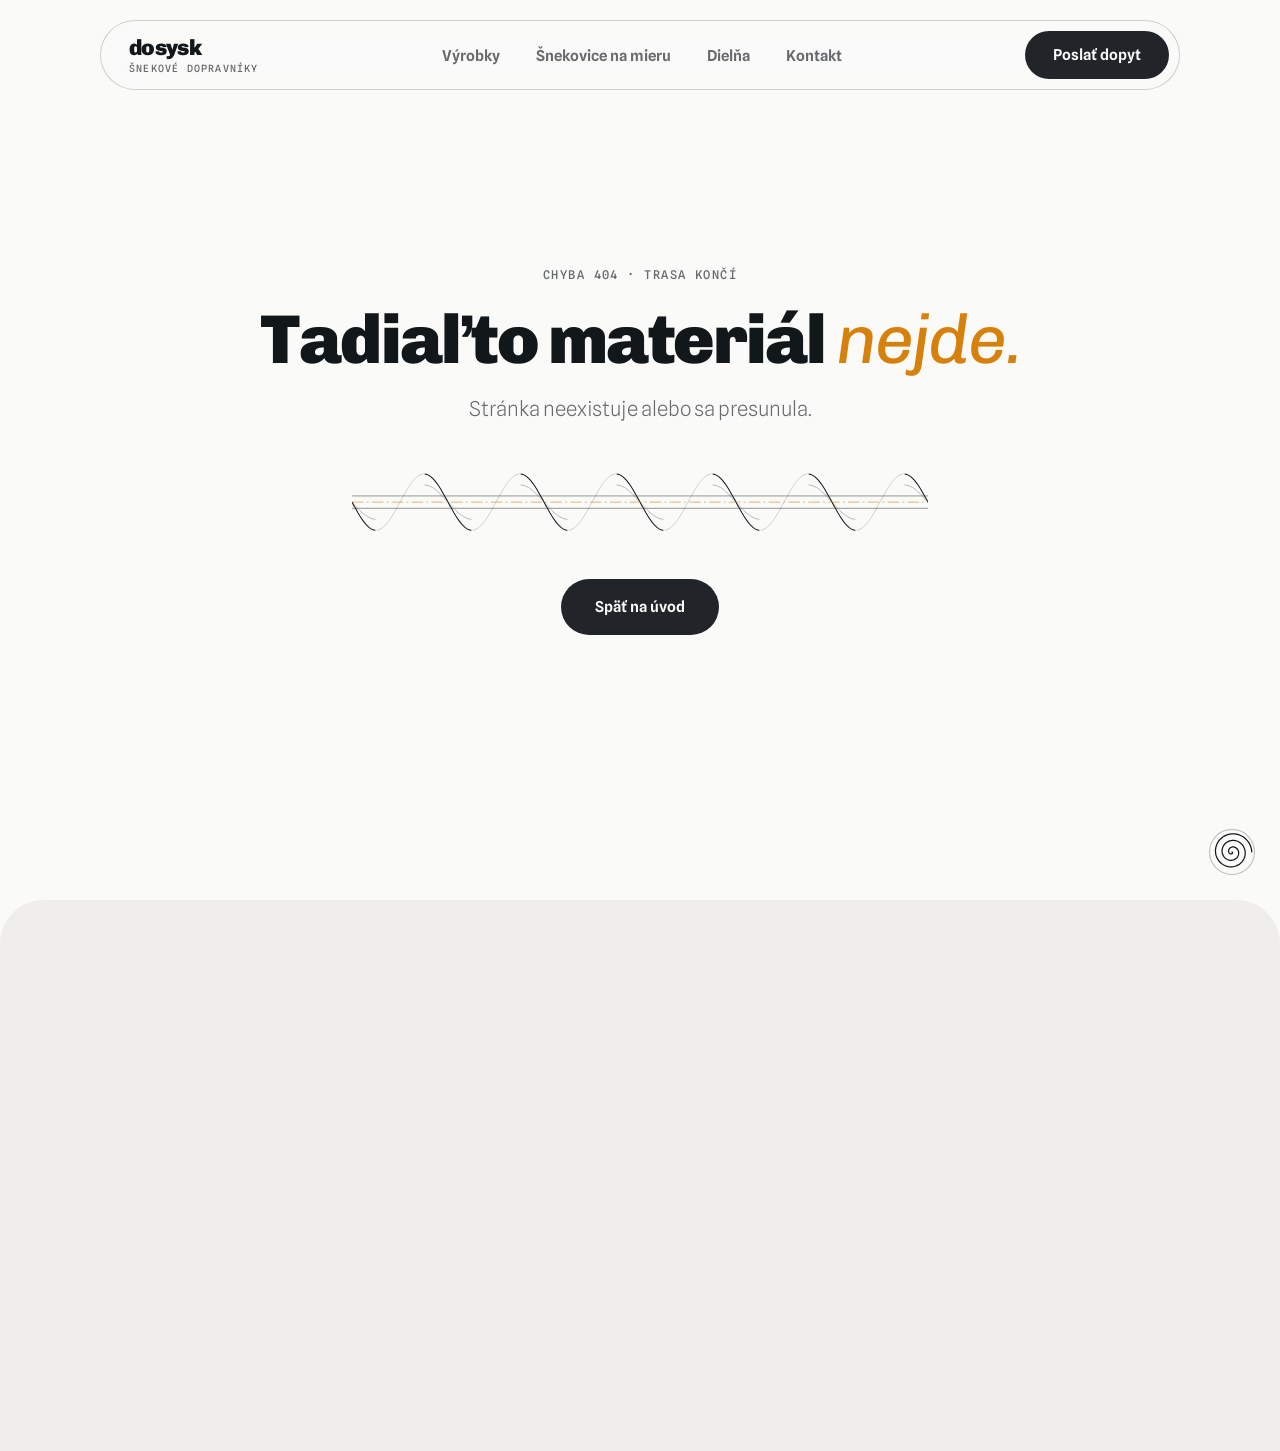
<file: ochrana-osobnych-udajov/index.html>
<!DOCTYPE html><html lang="sk"><head><meta charSet="utf-8"/><meta name="viewport" content="width=device-width, initial-scale=1"/><link rel="stylesheet" href="/assets/styles-uzuiSBqg.css" data-precedence="default"/><link rel="stylesheet" href="https://fonts.googleapis.com/css2?family=Chivo:ital,wght@0,400;0,500;0,700;0,900;1,400&amp;family=Spline+Sans:wght@300..700&amp;family=Spline+Sans+Mono:wght@400;500&amp;display=swap" data-precedence="default"/><title>Ochrana osobných údajov | dosysk</title><meta name="theme-color" content="#FAFAF9"/><meta name="description" content="Ako dosysk s. r. o. spracúva osobné údaje z dopytového formulára."/><meta property="og:title" content="Ochrana osobných údajov | dosysk"/><meta property="og:description" content="Ako dosysk s. r. o. spracúva osobné údaje z dopytového formulára."/><meta property="og:type" content="website"/><meta name="twitter:card" content="summary_large_image"/><meta name="twitter:title" content="Ochrana osobných údajov | dosysk"/><meta name="twitter:description" content="Ako dosysk s. r. o. spracúva osobné údaje z dopytového formulára."/><link rel="modulepreload" href="/assets/index-CcLg5QlS.js"/><link rel="modulepreload" href="/assets/ochrana-osobnych-udajov-D8j3Cwfy.js"/><link rel="preconnect" href="https://fonts.googleapis.com"/><link rel="preconnect" href="https://fonts.gstatic.com" crossorigin="anonymous"/><link rel="icon" href="/favicon.png" type="image/png"/><meta name="robots" content="noindex, nofollow"/><script>document.documentElement.classList.add('js')</script><script type="application/ld+json">{"@context":"https://schema.org","@type":["Organization","LocalBusiness"],"name":"dosysk s. r. o.","description":"Výroba šnekových dopravníkov a šnekovíc na mieru.","address":{"@type":"PostalAddress","streetAddress":"Žabokreky nad Nitrou 50","postalCode":"95852","addressLocality":"Žabokreky nad Nitrou","addressCountry":"SK"},"identifier":{"@type":"PropertyValue","propertyID":"IČO","value":"56467605"}}</script><meta property="og:image" content="https://pub-bb2e103a32db4e198524a2e9ed8f35b4.r2.dev/lovp_743b6q5zsk8x09e8yh74gd1y3z/742cb3f3fdedafd6847e80577e4be498_1791244370191.png"><meta name="twitter:image" content="https://pub-bb2e103a32db4e198524a2e9ed8f35b4.r2.dev/lovp_743b6q5zsk8x09e8yh74gd1y3z/742cb3f3fdedafd6847e80577e4be498_1791244370191.png"></head><body><a href="#obsah" class="sr-only focus:not-sr-only focus:fixed focus:left-4 focus:top-4 focus:z-[90] focus:rounded-full focus:bg-papier focus:px-4 focus:py-2">Preskočiť na obsah</a><header class="pointer-events-none fixed inset-x-0 top-5 z-50 hidden justify-center px-5 md:flex"><nav aria-label="Hlavné menu" class="pointer-events-auto flex w-full items-center justify-between border border-linka/80 bg-papier/85 backdrop-blur-[18px] rounded-full transition-all duration-[320ms] ease-[var(--ease)] max-w-[1080px] py-2.5 pl-7 pr-2.5"><a class="flex flex-col leading-none" aria-label="dosysk — domov" href="/"><span class="font-display text-[22px] font-black tracking-[-0.03em] text-grafit">dosysk</span><span class="stitok mt-1 !text-[10px] transition-all duration-300 max-h-4 opacity-100">Šnekové dopravníky</span></a><ul class="flex items-center gap-1"><li><a class="rounded-full px-4 py-2 text-[15px] font-semibold text-seda transition-colors hover:text-grafit" href="/vyrobky">Výrobky</a></li><li><a class="rounded-full px-4 py-2 text-[15px] font-semibold text-seda transition-colors hover:text-grafit" href="/snekovice">Šnekovice na mieru</a></li><li><a class="rounded-full px-4 py-2 text-[15px] font-semibold text-seda transition-colors hover:text-grafit" href="/dielna">Dielňa</a></li><li><a class="rounded-full px-4 py-2 text-[15px] font-semibold text-seda transition-colors hover:text-grafit" href="/kontakt">Kontakt</a></li></ul><div class="flex items-center gap-4"><a class="btn btn-primar transition-all duration-[320ms] !h-12 !px-7" href="/dopyt">Poslať dopyt</a></div></nav></header><div class="fixed inset-x-0 bottom-4 z-50 flex justify-center px-3 md:hidden"><div class="w-full max-w-[440px] border border-linka/80 bg-papier/85 backdrop-blur-[18px] rounded-full !rounded-[28px] p-1.5 shadow-[var(--shadow-soft)]"><div class="flex items-center justify-between gap-2"><a class="pl-4 font-display text-xl font-black tracking-[-0.03em]" href="/">dosysk</a><div class="flex items-center gap-1.5"><button type="button" aria-expanded="false" aria-label="Otvoriť menu" class="grid h-12 w-12 place-items-center rounded-full border border-linka"><svg width="20" height="20" viewBox="0 0 20 20" fill="none" stroke="currentColor" stroke-width="1.25" aria-hidden="true"><path d="M3 7h14M3 13h14"></path></svg></button><a class="btn btn-primar !h-12 !px-5" href="/dopyt">Poslať dopyt</a></div></div></div></div><main id="obsah"><!--$--><section class="pt-28 md:pt-36"><div class="wrap max-w-3xl"><p class="stitok">Právne informácie</p><h1 class="h1 mt-5 !text-[clamp(34px,4.4vw,60px)]">Ochrana osobných údajov</h1><div class="mt-12"><div class="grid gap-2 border-t border-linka py-6 md:grid-cols-[220px_1fr] md:gap-8"><h2 class="h3 !text-[18px]">Prevádzkovateľ</h2><p class="text-seda">dosysk s. r. o., Žabokreky nad Nitrou 50, 958 52, IČO 56 467 605. Zapísaná v Obchodnom registri Okresného súdu Trenčín, oddiel Sro, vložka č. 47389/R.</p></div><div class="grid gap-2 border-t border-linka py-6 md:grid-cols-[220px_1fr] md:gap-8"><h2 class="h3 !text-[18px]">Aké údaje spracúvame</h2><p class="text-seda">Meno, názov firmy, telefón, e-mail, obsah zadania a priložené súbory (fotografie, výkresy), ktoré nám pošlete cez dopytový formulár.</p></div><div class="grid gap-2 border-t border-linka py-6 md:grid-cols-[220px_1fr] md:gap-8"><h2 class="h3 !text-[18px]">Na aký účel</h2><p class="text-seda">Na vybavenie vášho dopytu — prípravu návrhu a cenovej ponuky a komunikáciu s vami o nej.</p></div><div class="grid gap-2 border-t border-linka py-6 md:grid-cols-[220px_1fr] md:gap-8"><h2 class="h3 !text-[18px]">Právny základ</h2><p class="text-seda">Váš súhlas a opatrenia pred uzavretím zmluvy na vašu žiadosť podľa čl. 6 ods. 1 písm. a) a b) nariadenia GDPR.</p></div><div class="grid gap-2 border-t border-linka py-6 md:grid-cols-[220px_1fr] md:gap-8"><h2 class="h3 !text-[18px]">Ako dlho</h2><p class="text-seda">Po dobu potrebnú na vybavenie dopytu. Ak z dopytu vznikne zmluva, podľa lehôt, ktoré ukladajú právne predpisy.</p></div><div class="grid gap-2 border-t border-linka py-6 md:grid-cols-[220px_1fr] md:gap-8"><h2 class="h3 !text-[18px]">Vaše práva</h2><p class="text-seda">Máte právo na prístup k údajom, ich opravu, vymazanie, obmedzenie spracúvania, prenosnosť, právo namietať a právo súhlas kedykoľvek odvolať. Môžete podať sťažnosť na Úrad na ochranu osobných údajov SR.</p></div><div class="grid gap-2 border-t border-linka py-6 md:grid-cols-[220px_1fr] md:gap-8"><h2 class="h3 !text-[18px]">Komu údaje poskytujeme</h2><p class="text-seda">Údaje neposkytujeme tretím stranám na marketingové účely.</p></div></div></div></section><script>(function(a,f){let l;try{l=JSON.parse(sessionStorage.getItem(a)||"{}")}catch{return}const n=l?.[f||history.state?.__TSR_key];let c=!1;for(const t in n){const e=n[t],o=e?.scrollX,s=e?.scrollY;if(Number.isFinite(o)&&Number.isFinite(s)){if(t==="window")scrollTo(o,s),c=!0;else if(t)try{const r=document.querySelector(t);r&&(r.scrollLeft=o,r.scrollTop=s)}catch{}}}if(c)return;const i=location.hash.slice(1);if(i){const t=history.state?.__hashScrollIntoViewOptions??!0;if(t){const e=document.getElementById(i);e&&e.scrollIntoView(t)}return}scrollTo(0,0)})("tsr-scroll-restoration-v1_3");document.currentScript.remove()</script><!--/$--></main><footer class="mt-[var(--pad-y)] pb-32 md:pb-10"><div class="overflow-hidden"><svg viewBox="0 0 2400 108" class="h-16 w-[200%] md:w-full" aria-hidden="true" preserveAspectRatio="xMidYMid meet" fill="none"><path stroke="var(--linka)" stroke-width="1.25" stroke-linecap="round"></path><line x1="0" y1="45.2" x2="2400" y2="45.2" stroke="var(--grafit)" stroke-width="1.25" opacity="0.55"></line><line x1="0" y1="62.8" x2="2400" y2="62.8" stroke="var(--grafit)" stroke-width="1.25" opacity="0.55"></line><path stroke="var(--grafit)" stroke-width="1.25" opacity="0.35" stroke-linecap="round"></path><path stroke="var(--grafit)" stroke-width="1.6" stroke-linecap="round"></path><line x1="0" y1="54" x2="2400" y2="54" stroke="var(--jantar)" stroke-width="1" stroke-dasharray="18 5 3 5" opacity="0.9"></line></svg></div><div class="wrap mt-12 grid gap-10 md:grid-cols-[1.4fr_1fr_1fr]"><div><p class="font-display text-3xl font-black tracking-[-0.03em]">dosysk</p><address class="mt-4 not-italic text-[15px] leading-relaxed text-seda">dosysk s. r. o.<br/>Žabokreky nad Nitrou 50<!-- -->, <!-- -->958 52<br/><span class="mono">IČO: <!-- -->56 467 605</span><br/><span class="text-[13px]">Zapísaná v Obchodnom registri Okresného súdu Trenčín, oddiel Sro, vložka č. 47389/R</span></address><p class="mt-4 text-[13px] text-seda">Orgán dozoru: <!-- -->Inšpektorát SOI pre Trenčiansky kraj</p></div><nav aria-label="Výrobky"><p class="stitok mb-4">Výrobky</p><ul class="space-y-2 text-[15px]"><li><a class="hover:text-jantar-tm" href="/vyrobky/zlabovy">Žľabové šnekové dopravníky</a></li><li><a class="hover:text-jantar-tm" href="/vyrobky/rurovy">Rúrové šnekové dopravníky</a></li><li><a class="hover:text-jantar-tm" href="/vyrobky/bezhriadelovy">Bezhriadeľové šneky</a></li><li><a class="hover:text-jantar-tm" href="/vyrobky/vertikalny">Zvislé a strmé dopravníky</a></li><li><a class="hover:text-jantar-tm" href="/vyrobky/nerez">Nerezové prevedenia</a></li><li><a class="hover:text-jantar-tm" href="/vyrobky/dielce">Šnekovice a náhradné diely</a></li></ul></nav><nav aria-label="Firma"><p class="stitok mb-4">Firma</p><ul class="space-y-2 text-[15px]"><li><a class="hover:text-jantar-tm" href="/snekovice">Šnekovice na mieru</a></li><li><a class="hover:text-jantar-tm" href="/dielna">Dielňa</a></li><li><a class="hover:text-jantar-tm" href="/dopyt">Poslať dopyt</a></li><li><a class="hover:text-jantar-tm" href="/kontakt">Kontakt</a></li><li><a class="hover:text-jantar-tm active" href="/ochrana-osobnych-udajov" data-status="active" aria-current="page">Ochrana osobných údajov</a></li></ul></nav></div><div class="wrap mt-12 flex flex-wrap justify-between gap-2 linka-t pt-6"><p class="mono">© <!-- -->2026<!-- --> <!-- -->dosysk s. r. o.</p><p class="mono">Žabokreky nad Nitrou</p></div></footer><div class="fixed bottom-6 right-6 z-40 hidden lg:block"><svg width="48" height="48" viewBox="0 0 48 48" fill="none" aria-hidden="true" class="spirala"><circle cx="24" cy="24" r="22.5" stroke="var(--linka)" stroke-width="1.25"></circle><circle cx="24" cy="24" r="22.5" stroke="var(--jantar)" stroke-width="1.5" pathLength="1" stroke-dasharray="1" stroke-dashoffset="1" transform="rotate(-90 24 24)"></circle><g><path d="M24 24 L24.00 24.00 L24.13 24.02 L24.24 24.06 L24.35 24.13 L24.45 24.23 L24.52 24.36 L24.57 24.50 L24.59 24.66 L24.58 24.83 L24.53 25.00 L24.46 25.17 L24.34 25.34 L24.20 25.50 L24.02 25.64 L23.81 25.75 L23.57 25.84 L23.31 25.89 L23.03 25.91 L22.74 25.89 L22.44 25.82 L22.14 25.70 L21.85 25.54 L21.57 25.33 L21.31 25.08 L21.08 24.78 L20.88 24.44 L20.72 24.07 L20.61 23.67 L20.56 23.24 L20.55 22.79 L20.61 22.33 L20.73 21.86 L20.91 21.41 L21.16 20.96 L21.47 20.54 L21.84 20.16 L22.27 19.81 L22.75 19.51 L23.27 19.27 L23.84 19.09 L24.44 18.98 L25.06 18.94 L25.70 18.99 L26.34 19.12 L26.98 19.33 L27.60 19.62 L28.19 19.99 L28.74 20.45 L29.24 20.98 L29.68 21.58 L30.05 22.24 L30.34 22.96 L30.55 23.72 L30.66 24.51 L30.67 25.33 L30.59 26.16 L30.39 26.99 L30.10 27.80 L29.70 28.58 L29.20 29.32 L28.60 30.00 L27.91 30.62 L27.14 31.15 L26.30 31.60 L25.40 31.94 L24.44 32.18 L23.45 32.30 L22.44 32.30 L21.42 32.17 L20.41 31.92 L19.42 31.54 L18.47 31.03 L17.58 30.41 L16.76 29.67 L16.03 28.83 L15.39 27.89 L14.87 26.87 L14.46 25.78 L14.19 24.64 L14.06 23.45 L14.07 22.24 L14.24 21.03 L14.55 19.83 L15.00 18.67 L15.61 17.55 L16.35 16.50 L17.22 15.54 L18.22 14.69 L19.32 13.95 L20.52 13.34 L21.80 12.88 L23.13 12.57 L24.51 12.42 L25.92 12.44 L27.32 12.63 L28.71 13.00 L30.06 13.53 L31.34 14.23 L32.55 15.09 L33.65 16.09 L34.63 17.24 L35.48 18.51 L36.17 19.88 L36.70 21.34 L37.06 22.87 L37.22 24.44 L37.20 26.04 L36.98 27.64 L36.57 29.22 L35.96 30.75 L35.17 32.21 L34.20 33.57 L33.06 34.82 L31.77 35.93 L30.34 36.89 L28.79 37.67 L27.15 38.27 L25.43 38.67 L23.66 38.86 L21.87 38.84 L20.07 38.60 L18.30 38.14 L16.59 37.47 L14.96 36.59 L13.43 35.51 L12.03 34.24 L10.79 32.81 L9.72 31.22 L8.84 29.50 L8.17 27.67 L7.72 25.77 L7.50 23.80 L7.51 21.81 L7.77 19.82 L8.27 17.86 L9.01 15.96 L9.97 14.15 L11.16 12.46 L12.55 10.91 L14.13 9.53 L15.87 8.34 L17.76 7.37 L19.77 6.62 L21.87 6.11 L24.02 5.86 L26.21 5.86 L28.39 6.14 L30.55 6.67 L32.63 7.47 L34.62 8.52 L36.48 9.81 L38.18 11.32 L39.70 13.04 L41.01 14.93 L42.09 16.99 L42.93 19.18 L43.49 21.46 L43.78 23.81" stroke="var(--grafit)" stroke-width="1.25" stroke-linecap="round"></path></g></svg></div><div class="prechod" aria-hidden="true"></div><script data-tsr-stream-part="">(self.$R=self.$R||{})["tsr"]=[];self.$_TSR={h(){this.hydrated=!0,this.c()},e(){this.streamEnded=!0,this.c()},c(){this.hydrated&&this.streamEnded&&(delete self.$_TSR,delete self.$R.tsr)},p(e){this.initialized?e():this.buffer.push(e)},buffer:[]};$_TSR.router=($R=>$R[0]={manifest:$R[1]={routes:$R[2]={__root__:$R[3]={preloads:$R[4]=["/assets/index-CcLg5QlS.js"],scripts:$R[5]=[$R[6]={attrs:$R[7]={type:"module",async:!0,src:"/assets/index-CcLg5QlS.js"}}]},"/ochrana-osobnych-udajov":$R[8]={preloads:$R[9]=["/assets/ochrana-osobnych-udajov-D8j3Cwfy.js"]}}},matches:$R[10]=[$R[11]={i:"__root__ ",u:1791245183124,s:"success",ssr:!0},$R[12]={i:" ochrana-osobnych-udajov ochrana-osobnych-udajov",u:1791245183124,s:"success",ssr:!0}]})($R["tsr"]);$_TSR.e();{let s=document.currentScript,p;while((p=s.previousElementSibling)&&p.hasAttribute('data-tsr-stream-part'))p.remove();s.remove()}</script><script type="module" async="" src="/assets/index-CcLg5QlS.js"></script><script>document.currentScript.remove();/*$tsr-stream-boundary*/</script></body></html>
</file>
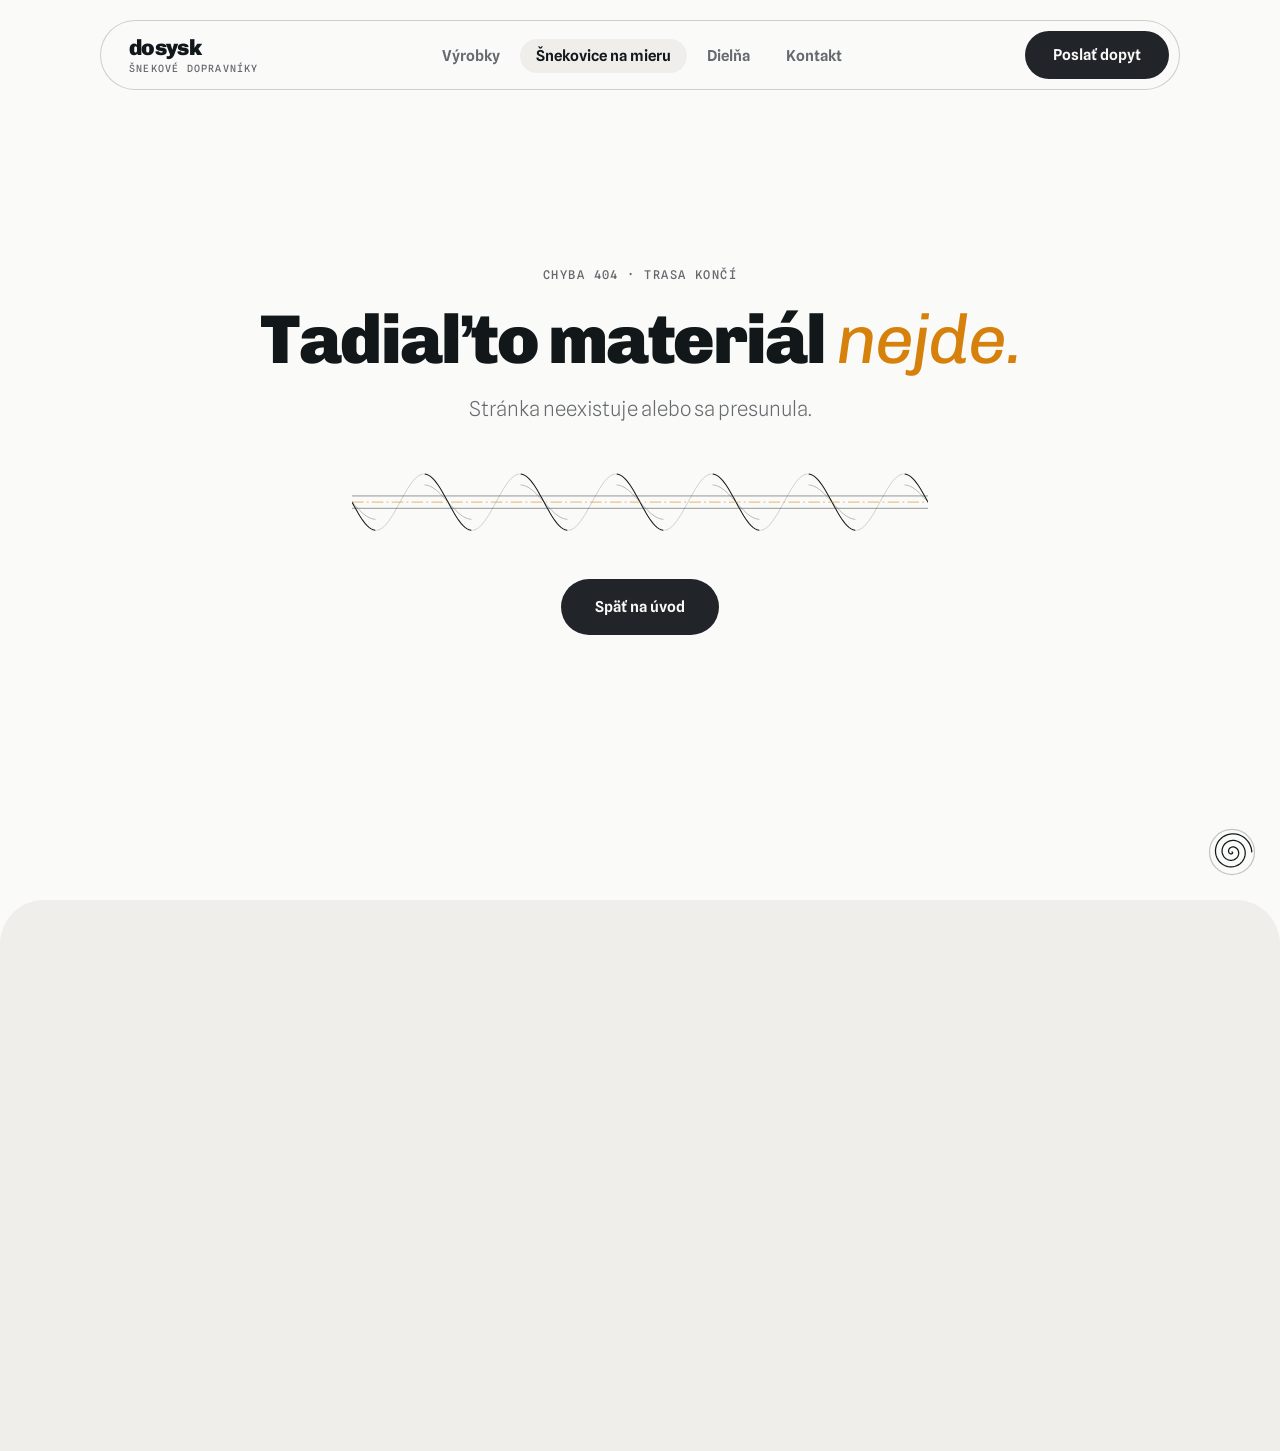
<file: snekovice/index.html>
<!DOCTYPE html><html lang="sk"><head><meta charSet="utf-8"/><meta name="viewport" content="width=device-width, initial-scale=1"/><link rel="preload" as="image" href="/assets/dielce-DoTqCOun.jpg"/><link rel="stylesheet" href="/assets/styles-uzuiSBqg.css" data-precedence="default"/><link rel="stylesheet" href="https://fonts.googleapis.com/css2?family=Chivo:ital,wght@0,400;0,500;0,700;0,900;1,400&amp;family=Spline+Sans:wght@300..700&amp;family=Spline+Sans+Mono:wght@400;500&amp;display=swap" data-precedence="default"/><title>Šnekovica na mieru — náhradné diely do cudzích zariadení | dosysk</title><meta name="theme-color" content="#FAFAF9"/><meta name="description" content="Vyrobíme šnekovicu na mieru aj ako náhradný diel do zariadenia iného výrobcu. Podľa rozmerov alebo podľa starého kusu."/><meta property="og:title" content="Šnekovica na mieru — náhradné diely do cudzích zariadení | dosysk"/><meta property="og:description" content="Vyrobíme šnekovicu na mieru aj ako náhradný diel do zariadenia iného výrobcu. Podľa rozmerov alebo podľa starého kusu."/><meta property="og:type" content="website"/><meta name="twitter:card" content="summary_large_image"/><meta name="twitter:title" content="Šnekovica na mieru — náhradné diely do cudzích zariadení | dosysk"/><meta name="twitter:description" content="Vyrobíme šnekovicu na mieru aj ako náhradný diel do zariadenia iného výrobcu. Podľa rozmerov alebo podľa starého kusu."/><link rel="modulepreload" href="/assets/index-CcLg5QlS.js"/><link rel="modulepreload" href="/assets/snekovice-raK7Ho0C.js"/><link rel="modulepreload" href="/assets/Bloky-sQwSkGAZ.js"/><link rel="preconnect" href="https://fonts.googleapis.com"/><link rel="preconnect" href="https://fonts.gstatic.com" crossorigin="anonymous"/><link rel="icon" href="/favicon.png" type="image/png"/><meta name="robots" content="noindex, nofollow"/><script>document.documentElement.classList.add('js')</script><script type="application/ld+json">{"@context":"https://schema.org","@type":["Organization","LocalBusiness"],"name":"dosysk s. r. o.","description":"Výroba šnekových dopravníkov a šnekovíc na mieru.","address":{"@type":"PostalAddress","streetAddress":"Žabokreky nad Nitrou 50","postalCode":"95852","addressLocality":"Žabokreky nad Nitrou","addressCountry":"SK"},"identifier":{"@type":"PropertyValue","propertyID":"IČO","value":"56467605"}}</script><meta property="og:image" content="https://pub-bb2e103a32db4e198524a2e9ed8f35b4.r2.dev/lovp_743b6q5zsk8x09e8yh74gd1y3z/742cb3f3fdedafd6847e80577e4be498_1791244370191.png"><meta name="twitter:image" content="https://pub-bb2e103a32db4e198524a2e9ed8f35b4.r2.dev/lovp_743b6q5zsk8x09e8yh74gd1y3z/742cb3f3fdedafd6847e80577e4be498_1791244370191.png"></head><body><a href="#obsah" class="sr-only focus:not-sr-only focus:fixed focus:left-4 focus:top-4 focus:z-[90] focus:rounded-full focus:bg-papier focus:px-4 focus:py-2">Preskočiť na obsah</a><header class="pointer-events-none fixed inset-x-0 top-5 z-50 hidden justify-center px-5 md:flex"><nav aria-label="Hlavné menu" class="pointer-events-auto flex w-full items-center justify-between border border-linka/80 bg-papier/85 backdrop-blur-[18px] rounded-full transition-all duration-[320ms] ease-[var(--ease)] max-w-[1080px] py-2.5 pl-7 pr-2.5"><a class="flex flex-col leading-none" aria-label="dosysk — domov" href="/"><span class="font-display text-[22px] font-black tracking-[-0.03em] text-grafit">dosysk</span><span class="stitok mt-1 !text-[10px] transition-all duration-300 max-h-4 opacity-100">Šnekové dopravníky</span></a><ul class="flex items-center gap-1"><li><a class="rounded-full px-4 py-2 text-[15px] font-semibold text-seda transition-colors hover:text-grafit" href="/vyrobky">Výrobky</a></li><li><a class="rounded-full px-4 py-2 text-[15px] font-semibold text-seda transition-colors hover:text-grafit !text-grafit bg-cement" href="/snekovice" data-status="active" aria-current="page">Šnekovice na mieru</a></li><li><a class="rounded-full px-4 py-2 text-[15px] font-semibold text-seda transition-colors hover:text-grafit" href="/dielna">Dielňa</a></li><li><a class="rounded-full px-4 py-2 text-[15px] font-semibold text-seda transition-colors hover:text-grafit" href="/kontakt">Kontakt</a></li></ul><div class="flex items-center gap-4"><a class="btn btn-primar transition-all duration-[320ms] !h-12 !px-7" href="/dopyt">Poslať dopyt</a></div></nav></header><div class="fixed inset-x-0 bottom-4 z-50 flex justify-center px-3 md:hidden"><div class="w-full max-w-[440px] border border-linka/80 bg-papier/85 backdrop-blur-[18px] rounded-full !rounded-[28px] p-1.5 shadow-[var(--shadow-soft)]"><div class="flex items-center justify-between gap-2"><a class="pl-4 font-display text-xl font-black tracking-[-0.03em]" href="/">dosysk</a><div class="flex items-center gap-1.5"><button type="button" aria-expanded="false" aria-label="Otvoriť menu" class="grid h-12 w-12 place-items-center rounded-full border border-linka"><svg width="20" height="20" viewBox="0 0 20 20" fill="none" stroke="currentColor" stroke-width="1.25" aria-hidden="true"><path d="M3 7h14M3 13h14"></path></svg></button><a class="btn btn-primar !h-12 !px-5" href="/dopyt">Poslať dopyt</a></div></div></div></div><main id="obsah"><!--$--><section class="pt-28 md:pt-36"><div class="wrap grid gap-10 md:grid-cols-[1.05fr_1fr] md:items-end"><div class="pb-2"><p data-anim="true" class="stitok">Šnekovice na mieru</p><h1 data-anim="nadpis" class="h1 mt-5">Šnekovica do stroja, <span class="zvyraznit">ktorý sa už nevyrába.</span></h1><p data-anim="true" style="--d:80ms" class="perex mt-6">Výroba samotnej šnekovice na mieru — aj ako náhradný diel do existujúceho zariadenia iného výrobcu.</p><div data-anim="true" style="--d:160ms" class="mt-8 flex flex-wrap gap-3"><a class="btn btn-primar" href="/dopyt">Poslať zadanie <svg class="sipka" width="18" height="12" viewBox="0 0 18 12" fill="none" stroke="currentColor" stroke-width="1.25" aria-hidden="true"><path d="M0 6h16M11 1l5 5-5 5"></path></svg></a></div></div><figure class="[&amp;_.foto]:rounded-b-[48px]"><div data-anim="foto" class="foto foto-hover aspect-[5/4]"><img src="/assets/dielce-DoTqCOun.jpg" alt="Šnekovice rôznych veľkostí na pracovnom stole" loading="eager" width="1280" height="960"/></div><figcaption class="popis">Ilustračné zobrazenie. Prevedenie sa navrhuje podľa zadania.</figcaption></figure></div></section><section class="sekcia"><div class="wrap grid gap-10 md:grid-cols-[1fr_1fr] md:items-center"><div><p data-anim="true" class="stitok">Čo potrebujeme</p><h2 data-anim="nadpis" class="h2 mt-4">Štyri údaje <span class="zvyraznit">alebo starý kus.</span></h2><p data-anim="true" class="telo mt-5">Je to jedna z vecí, ktoré robíme najčastejšie. Ak rozmery máte, pošlite ich. Ak nie, pošlite opotrebovanú šnekovicu — premeriame ju.</p><ul class="mt-8 grid grid-cols-2 gap-3"><li data-anim="true" style="--d:0ms" class="karta flex items-center gap-3 px-5 py-4"><span class="h-1.5 w-1.5 rounded-full bg-jantar" aria-hidden="true"></span><span class="font-mono text-[14px] font-medium tracking-[0.06em]">Priemer</span></li><li data-anim="true" style="--d:80ms" class="karta flex items-center gap-3 px-5 py-4"><span class="h-1.5 w-1.5 rounded-full bg-jantar" aria-hidden="true"></span><span class="font-mono text-[14px] font-medium tracking-[0.06em]">Stúpanie</span></li><li data-anim="true" style="--d:160ms" class="karta flex items-center gap-3 px-5 py-4"><span class="h-1.5 w-1.5 rounded-full bg-jantar" aria-hidden="true"></span><span class="font-mono text-[14px] font-medium tracking-[0.06em]">Hrúbka</span></li><li data-anim="true" style="--d:240ms" class="karta flex items-center gap-3 px-5 py-4"><span class="h-1.5 w-1.5 rounded-full bg-jantar" aria-hidden="true"></span><span class="font-mono text-[14px] font-medium tracking-[0.06em]">Smer vinutia</span></li></ul></div><div data-anim="true" class="karta overflow-hidden !bg-papier border !border-linka p-6"><p class="stitok">Schéma · bez rozmerov</p><svg viewBox="0 0 700 188" class="mt-4 w-full" role="img" aria-label="Schéma šnekovice" preserveAspectRatio="xMidYMid meet" fill="none"><path stroke="var(--linka)" stroke-width="1.25" stroke-linecap="round"></path><line x1="0" y1="76.4" x2="700" y2="76.4" stroke="var(--grafit)" stroke-width="1.25" opacity="0.55"></line><line x1="0" y1="111.6" x2="700" y2="111.6" stroke="var(--grafit)" stroke-width="1.25" opacity="0.55"></line><path stroke="var(--grafit)" stroke-width="1.25" opacity="0.35" stroke-linecap="round"></path><path stroke="var(--grafit)" stroke-width="1.6" stroke-linecap="round"></path><line x1="0" y1="94" x2="700" y2="94" stroke="var(--jantar)" stroke-width="1" stroke-dasharray="18 5 3 5" opacity="0.9"></line></svg><div class="mt-3 flex justify-between"><span class="mono">Stúpanie</span><span class="mono">Smer vinutia</span></div></div></div></section><section class="blok bg-cement py-[var(--pad-y)]"><div class="wrap grid gap-4 md:grid-cols-2"><figure class=""><div data-anim="foto" class="foto foto-hover aspect-[4/3]"><img src="/assets/meranie-BKStCv9U.jpg" alt="Premeranie hriadeľa posuvným meradlom" loading="lazy" width="1280" height="960"/></div><figcaption class="popis">Ilustračné zobrazenie. Prevedenie sa navrhuje podľa zadania.</figcaption></figure><figure class=""><div data-anim="foto" class="foto foto-hover aspect-[4/3]"><img src="/assets/zvaranie-B7XEWZVq.jpg" alt="Zváranie novej šnekovice na prípravku" loading="lazy" width="1280" height="960"/></div><figcaption class="popis">Ilustračné zobrazenie. Prevedenie sa navrhuje podľa zadania.</figcaption></figure></div><div class="wrap mt-12 grid gap-10 md:grid-cols-[1fr_1fr]"><div><h2 data-anim="nadpis" class="h2">Keď výrobca stroja <span class="zvyraznit">diel nemá</span></h2><p data-anim="true" class="telo mt-5">Pôvodný výrobca skončil, diel sa nedodáva alebo sa naň čaká príliš dlho. Šnekovicu vyrobíme samostatne, bez toho, aby ste museli meniť celé zariadenie.</p><p data-anim="true" class="telo mt-4">Napíšte nám aj značku a typ stroja, ak ich poznáte. Pomôže to pri napojení na hriadeľ a ložiská.</p></div><div class="[&amp;_.karta]:!bg-papier"><div data-anim="true" class="karta p-6 md:p-9"><p class="stitok">Parametre</p><p class="mt-3 text-[16px] text-seda">Rozsahy uvádzame orientačne. Konkrétne prevedenie navrhujeme podľa zadania.</p><dl class="mt-6"><div class="grid grid-cols-[1fr_auto] items-baseline gap-4 border-t border-linka py-3.5"><dt class="text-[16px]">Priemer šneku</dt><dd class="mono">⟨ÚDAJ⟩</dd></div><div class="grid grid-cols-[1fr_auto] items-baseline gap-4 border-t border-linka py-3.5"><dt class="text-[16px]">Dĺžka</dt><dd class="mono">⟨ÚDAJ⟩</dd></div><div class="grid grid-cols-[1fr_auto] items-baseline gap-4 border-t border-linka py-3.5"><dt class="text-[16px]">Sklon</dt><dd class="mono">⟨ÚDAJ⟩</dd></div><div class="grid grid-cols-[1fr_auto] items-baseline gap-4 border-t border-linka py-3.5"><dt class="text-[16px]">Materiál</dt><dd class="mono">⟨ÚDAJ⟩</dd></div><div class="grid grid-cols-[1fr_auto] items-baseline gap-4 border-t border-linka py-3.5"><dt class="text-[16px]">Dopravovaný materiál</dt><dd class="mono">podľa pôvodného zariadenia</dd></div><div class="grid grid-cols-[1fr_auto] items-baseline gap-4 border-t border-linka py-3.5"><dt class="text-[16px]">Pohon</dt><dd class="mono">⟨ÚDAJ⟩</dd></div></dl></div></div></div></section><section class="blok relative mt-[var(--pad-y)] overflow-hidden bg-cement"><div class="pointer-events-none absolute inset-x-0 bottom-0 opacity-60"><svg viewBox="0 0 2000 128" class="h-24 w-full" aria-hidden="true" preserveAspectRatio="xMidYMid meet" fill="none"><path stroke="var(--linka)" stroke-width="1.25" stroke-linecap="round"></path><line x1="0" y1="53" x2="2000" y2="53" stroke="var(--grafit)" stroke-width="1.25" opacity="0.55"></line><line x1="0" y1="75" x2="2000" y2="75" stroke="var(--grafit)" stroke-width="1.25" opacity="0.55"></line><path stroke="var(--grafit)" stroke-width="1.25" opacity="0.35" stroke-linecap="round"></path><path stroke="var(--grafit)" stroke-width="1.6" stroke-linecap="round"></path><line x1="0" y1="64" x2="2000" y2="64" stroke="var(--jantar)" stroke-width="1" stroke-dasharray="18 5 3 5" opacity="0.9"></line></svg></div><div class="wrap relative grid gap-8 py-[var(--pad-y)] pb-36 md:grid-cols-[1.4fr_1fr] md:items-end"><div><h2 data-anim="nadpis" class="h2">Pošlite fotku <span class="zvyraznit">starej šnekovice.</span></h2><p data-anim="true" class="perex mt-5">Fotka z mobilu a pár rozmerov stačia na začiatok. Ak rozmery nemáte, dohodneme sa na premeraní.</p></div><div data-anim="true" class="flex flex-wrap gap-3 md:justify-end"><a class="btn btn-primar" href="/dopyt">Poslať zadanie <svg class="sipka" width="18" height="12" viewBox="0 0 18 12" fill="none" stroke="currentColor" stroke-width="1.25" aria-hidden="true"><path d="M0 6h16M11 1l5 5-5 5"></path></svg></a></div></div></section><script>(function(a,f){let l;try{l=JSON.parse(sessionStorage.getItem(a)||"{}")}catch{return}const n=l?.[f||history.state?.__TSR_key];let c=!1;for(const t in n){const e=n[t],o=e?.scrollX,s=e?.scrollY;if(Number.isFinite(o)&&Number.isFinite(s)){if(t==="window")scrollTo(o,s),c=!0;else if(t)try{const r=document.querySelector(t);r&&(r.scrollLeft=o,r.scrollTop=s)}catch{}}}if(c)return;const i=location.hash.slice(1);if(i){const t=history.state?.__hashScrollIntoViewOptions??!0;if(t){const e=document.getElementById(i);e&&e.scrollIntoView(t)}return}scrollTo(0,0)})("tsr-scroll-restoration-v1_3");document.currentScript.remove()</script><!--/$--></main><footer class="mt-[var(--pad-y)] pb-32 md:pb-10"><div class="overflow-hidden"><svg viewBox="0 0 2400 108" class="h-16 w-[200%] md:w-full" aria-hidden="true" preserveAspectRatio="xMidYMid meet" fill="none"><path stroke="var(--linka)" stroke-width="1.25" stroke-linecap="round"></path><line x1="0" y1="45.2" x2="2400" y2="45.2" stroke="var(--grafit)" stroke-width="1.25" opacity="0.55"></line><line x1="0" y1="62.8" x2="2400" y2="62.8" stroke="var(--grafit)" stroke-width="1.25" opacity="0.55"></line><path stroke="var(--grafit)" stroke-width="1.25" opacity="0.35" stroke-linecap="round"></path><path stroke="var(--grafit)" stroke-width="1.6" stroke-linecap="round"></path><line x1="0" y1="54" x2="2400" y2="54" stroke="var(--jantar)" stroke-width="1" stroke-dasharray="18 5 3 5" opacity="0.9"></line></svg></div><div class="wrap mt-12 grid gap-10 md:grid-cols-[1.4fr_1fr_1fr]"><div><p class="font-display text-3xl font-black tracking-[-0.03em]">dosysk</p><address class="mt-4 not-italic text-[15px] leading-relaxed text-seda">dosysk s. r. o.<br/>Žabokreky nad Nitrou 50<!-- -->, <!-- -->958 52<br/><span class="mono">IČO: <!-- -->56 467 605</span><br/><span class="text-[13px]">Zapísaná v Obchodnom registri Okresného súdu Trenčín, oddiel Sro, vložka č. 47389/R</span></address><p class="mt-4 text-[13px] text-seda">Orgán dozoru: <!-- -->Inšpektorát SOI pre Trenčiansky kraj</p></div><nav aria-label="Výrobky"><p class="stitok mb-4">Výrobky</p><ul class="space-y-2 text-[15px]"><li><a class="hover:text-jantar-tm" href="/vyrobky/zlabovy">Žľabové šnekové dopravníky</a></li><li><a class="hover:text-jantar-tm" href="/vyrobky/rurovy">Rúrové šnekové dopravníky</a></li><li><a class="hover:text-jantar-tm" href="/vyrobky/bezhriadelovy">Bezhriadeľové šneky</a></li><li><a class="hover:text-jantar-tm" href="/vyrobky/vertikalny">Zvislé a strmé dopravníky</a></li><li><a class="hover:text-jantar-tm" href="/vyrobky/nerez">Nerezové prevedenia</a></li><li><a class="hover:text-jantar-tm" href="/vyrobky/dielce">Šnekovice a náhradné diely</a></li></ul></nav><nav aria-label="Firma"><p class="stitok mb-4">Firma</p><ul class="space-y-2 text-[15px]"><li><a class="hover:text-jantar-tm active" href="/snekovice" data-status="active" aria-current="page">Šnekovice na mieru</a></li><li><a class="hover:text-jantar-tm" href="/dielna">Dielňa</a></li><li><a class="hover:text-jantar-tm" href="/dopyt">Poslať dopyt</a></li><li><a class="hover:text-jantar-tm" href="/kontakt">Kontakt</a></li><li><a class="hover:text-jantar-tm" href="/ochrana-osobnych-udajov">Ochrana osobných údajov</a></li></ul></nav></div><div class="wrap mt-12 flex flex-wrap justify-between gap-2 linka-t pt-6"><p class="mono">© <!-- -->2026<!-- --> <!-- -->dosysk s. r. o.</p><p class="mono">Žabokreky nad Nitrou</p></div></footer><div class="fixed bottom-6 right-6 z-40 hidden lg:block"><svg width="48" height="48" viewBox="0 0 48 48" fill="none" aria-hidden="true" class="spirala"><circle cx="24" cy="24" r="22.5" stroke="var(--linka)" stroke-width="1.25"></circle><circle cx="24" cy="24" r="22.5" stroke="var(--jantar)" stroke-width="1.5" pathLength="1" stroke-dasharray="1" stroke-dashoffset="1" transform="rotate(-90 24 24)"></circle><g><path d="M24 24 L24.00 24.00 L24.13 24.02 L24.24 24.06 L24.35 24.13 L24.45 24.23 L24.52 24.36 L24.57 24.50 L24.59 24.66 L24.58 24.83 L24.53 25.00 L24.46 25.17 L24.34 25.34 L24.20 25.50 L24.02 25.64 L23.81 25.75 L23.57 25.84 L23.31 25.89 L23.03 25.91 L22.74 25.89 L22.44 25.82 L22.14 25.70 L21.85 25.54 L21.57 25.33 L21.31 25.08 L21.08 24.78 L20.88 24.44 L20.72 24.07 L20.61 23.67 L20.56 23.24 L20.55 22.79 L20.61 22.33 L20.73 21.86 L20.91 21.41 L21.16 20.96 L21.47 20.54 L21.84 20.16 L22.27 19.81 L22.75 19.51 L23.27 19.27 L23.84 19.09 L24.44 18.98 L25.06 18.94 L25.70 18.99 L26.34 19.12 L26.98 19.33 L27.60 19.62 L28.19 19.99 L28.74 20.45 L29.24 20.98 L29.68 21.58 L30.05 22.24 L30.34 22.96 L30.55 23.72 L30.66 24.51 L30.67 25.33 L30.59 26.16 L30.39 26.99 L30.10 27.80 L29.70 28.58 L29.20 29.32 L28.60 30.00 L27.91 30.62 L27.14 31.15 L26.30 31.60 L25.40 31.94 L24.44 32.18 L23.45 32.30 L22.44 32.30 L21.42 32.17 L20.41 31.92 L19.42 31.54 L18.47 31.03 L17.58 30.41 L16.76 29.67 L16.03 28.83 L15.39 27.89 L14.87 26.87 L14.46 25.78 L14.19 24.64 L14.06 23.45 L14.07 22.24 L14.24 21.03 L14.55 19.83 L15.00 18.67 L15.61 17.55 L16.35 16.50 L17.22 15.54 L18.22 14.69 L19.32 13.95 L20.52 13.34 L21.80 12.88 L23.13 12.57 L24.51 12.42 L25.92 12.44 L27.32 12.63 L28.71 13.00 L30.06 13.53 L31.34 14.23 L32.55 15.09 L33.65 16.09 L34.63 17.24 L35.48 18.51 L36.17 19.88 L36.70 21.34 L37.06 22.87 L37.22 24.44 L37.20 26.04 L36.98 27.64 L36.57 29.22 L35.96 30.75 L35.17 32.21 L34.20 33.57 L33.06 34.82 L31.77 35.93 L30.34 36.89 L28.79 37.67 L27.15 38.27 L25.43 38.67 L23.66 38.86 L21.87 38.84 L20.07 38.60 L18.30 38.14 L16.59 37.47 L14.96 36.59 L13.43 35.51 L12.03 34.24 L10.79 32.81 L9.72 31.22 L8.84 29.50 L8.17 27.67 L7.72 25.77 L7.50 23.80 L7.51 21.81 L7.77 19.82 L8.27 17.86 L9.01 15.96 L9.97 14.15 L11.16 12.46 L12.55 10.91 L14.13 9.53 L15.87 8.34 L17.76 7.37 L19.77 6.62 L21.87 6.11 L24.02 5.86 L26.21 5.86 L28.39 6.14 L30.55 6.67 L32.63 7.47 L34.62 8.52 L36.48 9.81 L38.18 11.32 L39.70 13.04 L41.01 14.93 L42.09 16.99 L42.93 19.18 L43.49 21.46 L43.78 23.81" stroke="var(--grafit)" stroke-width="1.25" stroke-linecap="round"></path></g></svg></div><div class="prechod" aria-hidden="true"></div><script data-tsr-stream-part="">(self.$R=self.$R||{})["tsr"]=[];self.$_TSR={h(){this.hydrated=!0,this.c()},e(){this.streamEnded=!0,this.c()},c(){this.hydrated&&this.streamEnded&&(delete self.$_TSR,delete self.$R.tsr)},p(e){this.initialized?e():this.buffer.push(e)},buffer:[]};$_TSR.router=($R=>$R[0]={manifest:$R[1]={routes:$R[2]={__root__:$R[3]={preloads:$R[4]=["/assets/index-CcLg5QlS.js"],scripts:$R[5]=[$R[6]={attrs:$R[7]={type:"module",async:!0,src:"/assets/index-CcLg5QlS.js"}}]},"/snekovice":$R[8]={preloads:$R[9]=["/assets/snekovice-raK7Ho0C.js","/assets/Bloky-sQwSkGAZ.js"]}}},matches:$R[10]=[$R[11]={i:"__root__ ",u:1791245183175,s:"success",ssr:!0},$R[12]={i:" snekovice snekovice",u:1791245183175,s:"success",ssr:!0}]})($R["tsr"]);$_TSR.e();{let s=document.currentScript,p;while((p=s.previousElementSibling)&&p.hasAttribute('data-tsr-stream-part'))p.remove();s.remove()}</script><script type="module" async="" src="/assets/index-CcLg5QlS.js"></script><script>document.currentScript.remove();/*$tsr-stream-boundary*/</script></body></html>
</file>
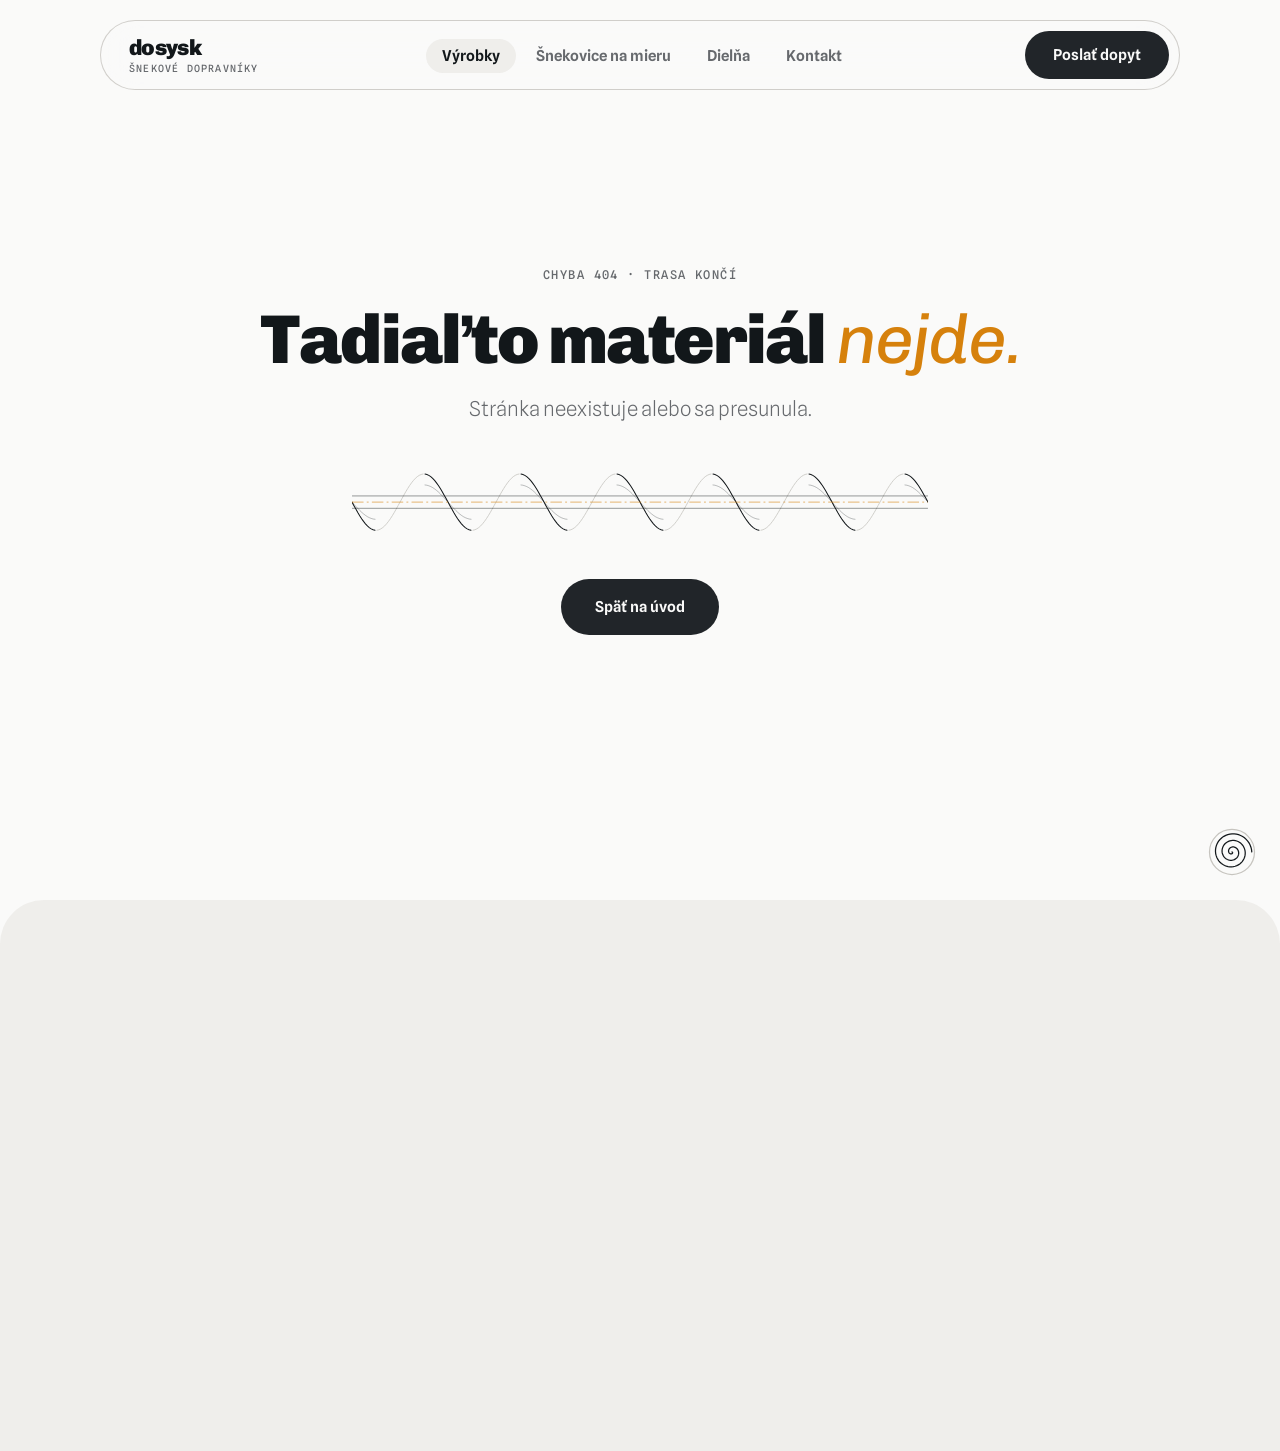
<file: vyrobky/index.html>
<!DOCTYPE html><html lang="sk"><head><meta charSet="utf-8"/><meta name="viewport" content="width=device-width, initial-scale=1"/><link rel="preload" as="image" href="/assets/hala-Cw4J1dlM.jpg"/><link rel="stylesheet" href="/assets/styles-uzuiSBqg.css" data-precedence="default"/><link rel="stylesheet" href="https://fonts.googleapis.com/css2?family=Chivo:ital,wght@0,400;0,500;0,700;0,900;1,400&amp;family=Spline+Sans:wght@300..700&amp;family=Spline+Sans+Mono:wght@400;500&amp;display=swap" data-precedence="default"/><title>Výrobky — šnekové dopravníky na mieru | dosysk</title><meta name="theme-color" content="#FAFAF9"/><meta name="description" content="Žľabové, rúrové, bezhriadeľové, zvislé a nerezové šnekové dopravníky a šnekovice ako náhradné diely. Výroba na mieru."/><meta property="og:title" content="Výrobky — šnekové dopravníky na mieru | dosysk"/><meta property="og:description" content="Žľabové, rúrové, bezhriadeľové, zvislé a nerezové šnekové dopravníky a šnekovice ako náhradné diely. Výroba na mieru."/><meta property="og:type" content="website"/><meta name="twitter:card" content="summary_large_image"/><meta name="twitter:title" content="Výrobky — šnekové dopravníky na mieru | dosysk"/><meta name="twitter:description" content="Žľabové, rúrové, bezhriadeľové, zvislé a nerezové šnekové dopravníky a šnekovice ako náhradné diely. Výroba na mieru."/><link rel="modulepreload" href="/assets/index-CcLg5QlS.js"/><link rel="modulepreload" href="/assets/vyrobky.index-CpnsdEQ6.js"/><link rel="modulepreload" href="/assets/Bloky-sQwSkGAZ.js"/><link rel="preconnect" href="https://fonts.googleapis.com"/><link rel="preconnect" href="https://fonts.gstatic.com" crossorigin="anonymous"/><link rel="icon" href="/favicon.png" type="image/png"/><meta name="robots" content="noindex, nofollow"/><script>document.documentElement.classList.add('js')</script><script type="application/ld+json">{"@context":"https://schema.org","@type":["Organization","LocalBusiness"],"name":"dosysk s. r. o.","description":"Výroba šnekových dopravníkov a šnekovíc na mieru.","address":{"@type":"PostalAddress","streetAddress":"Žabokreky nad Nitrou 50","postalCode":"95852","addressLocality":"Žabokreky nad Nitrou","addressCountry":"SK"},"identifier":{"@type":"PropertyValue","propertyID":"IČO","value":"56467605"}}</script><meta property="og:image" content="https://pub-bb2e103a32db4e198524a2e9ed8f35b4.r2.dev/lovp_743b6q5zsk8x09e8yh74gd1y3z/742cb3f3fdedafd6847e80577e4be498_1791244370191.png"><meta name="twitter:image" content="https://pub-bb2e103a32db4e198524a2e9ed8f35b4.r2.dev/lovp_743b6q5zsk8x09e8yh74gd1y3z/742cb3f3fdedafd6847e80577e4be498_1791244370191.png"></head><body><a href="#obsah" class="sr-only focus:not-sr-only focus:fixed focus:left-4 focus:top-4 focus:z-[90] focus:rounded-full focus:bg-papier focus:px-4 focus:py-2">Preskočiť na obsah</a><header class="pointer-events-none fixed inset-x-0 top-5 z-50 hidden justify-center px-5 md:flex"><nav aria-label="Hlavné menu" class="pointer-events-auto flex w-full items-center justify-between border border-linka/80 bg-papier/85 backdrop-blur-[18px] rounded-full transition-all duration-[320ms] ease-[var(--ease)] max-w-[1080px] py-2.5 pl-7 pr-2.5"><a class="flex flex-col leading-none" aria-label="dosysk — domov" href="/"><span class="font-display text-[22px] font-black tracking-[-0.03em] text-grafit">dosysk</span><span class="stitok mt-1 !text-[10px] transition-all duration-300 max-h-4 opacity-100">Šnekové dopravníky</span></a><ul class="flex items-center gap-1"><li><a class="rounded-full px-4 py-2 text-[15px] font-semibold text-seda transition-colors hover:text-grafit !text-grafit bg-cement" href="/vyrobky" data-status="active" aria-current="page">Výrobky</a></li><li><a class="rounded-full px-4 py-2 text-[15px] font-semibold text-seda transition-colors hover:text-grafit" href="/snekovice">Šnekovice na mieru</a></li><li><a class="rounded-full px-4 py-2 text-[15px] font-semibold text-seda transition-colors hover:text-grafit" href="/dielna">Dielňa</a></li><li><a class="rounded-full px-4 py-2 text-[15px] font-semibold text-seda transition-colors hover:text-grafit" href="/kontakt">Kontakt</a></li></ul><div class="flex items-center gap-4"><a class="btn btn-primar transition-all duration-[320ms] !h-12 !px-7" href="/dopyt">Poslať dopyt</a></div></nav></header><div class="fixed inset-x-0 bottom-4 z-50 flex justify-center px-3 md:hidden"><div class="w-full max-w-[440px] border border-linka/80 bg-papier/85 backdrop-blur-[18px] rounded-full !rounded-[28px] p-1.5 shadow-[var(--shadow-soft)]"><div class="flex items-center justify-between gap-2"><a class="pl-4 font-display text-xl font-black tracking-[-0.03em]" href="/">dosysk</a><div class="flex items-center gap-1.5"><button type="button" aria-expanded="false" aria-label="Otvoriť menu" class="grid h-12 w-12 place-items-center rounded-full border border-linka"><svg width="20" height="20" viewBox="0 0 20 20" fill="none" stroke="currentColor" stroke-width="1.25" aria-hidden="true"><path d="M3 7h14M3 13h14"></path></svg></button><a class="btn btn-primar !h-12 !px-5" href="/dopyt">Poslať dopyt</a></div></div></div></div><main id="obsah"><!--$--><section class="pt-28 md:pt-36"><div class="wrap grid gap-10 md:grid-cols-[1.05fr_1fr] md:items-end"><div class="pb-2"><p data-anim="true" class="stitok">Výrobky</p><h1 data-anim="nadpis" class="h1 mt-5">Šesť typov, <span class="zvyraznit">nula katalógových čísel.</span></h1><p data-anim="true" style="--d:80ms" class="perex mt-6">Každý dopravník navrhujeme podľa materiálu, trasy a prevádzky. Tu je prehľad toho, z čoho vychádzame.</p><div data-anim="true" style="--d:160ms" class="mt-8 flex flex-wrap gap-3"><a class="btn btn-primar" href="/dopyt">Poslať zadanie <svg class="sipka" width="18" height="12" viewBox="0 0 18 12" fill="none" stroke="currentColor" stroke-width="1.25" aria-hidden="true"><path d="M0 6h16M11 1l5 5-5 5"></path></svg></a></div></div><figure class="[&amp;_.foto]:rounded-b-[48px]"><div data-anim="foto" class="foto foto-hover aspect-[5/4]"><img src="/assets/hala-Cw4J1dlM.jpg" alt="Svetlá strojárska dielňa v dennom svetle" loading="eager" width="1280" height="960"/></div><figcaption class="popis">Ilustračné zobrazenie. Prevedenie sa navrhuje podľa zadania.</figcaption></figure></div></section><section class="sekcia"><div class="wrap grid gap-5"><a data-anim="true" class="karta karta-hover group grid gap-6 p-3 md:grid-cols-[minmax(0,1fr)_minmax(0,1.3fr)] md:items-center md:p-4" href="/vyrobky/zlabovy"><div class="foto aspect-[16/10] "><img src="/assets/zlabovy-CM0CaiSt.jpg" alt="Žľabové šnekové dopravníky" loading="lazy" width="1280" height="960" class="transition-transform duration-[1200ms] group-hover:scale-[1.04]"/></div><div class="p-3 md:p-8"><h2 class="h2 !text-[clamp(24px,2.6vw,36px)]">Žľabové šnekové dopravníky</h2><p class="telo mt-4 text-seda">Otvorený alebo krytý žľab v tvare U. Najčastejšie riešenie pre vodorovný a mierne šikmý presun sypkého materiálu.</p><p class="mt-4 text-[16px]"><span class="mono">Kedy · </span>Keď materiál ide vodorovne alebo mierne šikmo a k dopravníku sa treba dostať pri čistení.</p><span class="mt-6 inline-flex items-center gap-2 font-semibold group-hover:text-jantar-tm">Podrobnosti a parametre <svg class="sipka" width="18" height="12" viewBox="0 0 18 12" fill="none" stroke="currentColor" stroke-width="1.25" aria-hidden="true"><path d="M0 6h16M11 1l5 5-5 5"></path></svg></span></div></a><a data-anim="true" class="karta karta-hover group grid gap-6 p-3 md:grid-cols-[minmax(0,1fr)_minmax(0,1.3fr)] md:items-center md:p-4" href="/vyrobky/rurovy"><div class="foto aspect-[16/10] md:order-2"><img src="/assets/rurovy-C-B-w7v5.jpg" alt="Rúrové šnekové dopravníky" loading="lazy" width="1280" height="960" class="transition-transform duration-[1200ms] group-hover:scale-[1.04]"/></div><div class="p-3 md:p-8"><h2 class="h2 !text-[clamp(24px,2.6vw,36px)]">Rúrové šnekové dopravníky</h2><p class="telo mt-4 text-seda">Šnek v uzavretej rúre. Použije sa tam, kde materiál nesmie prášiť alebo kde dopravník stúpa strmšie.</p><p class="mt-4 text-[16px]"><span class="mono">Kedy · </span>Keď materiál práši, keď trasa stúpa strmšie alebo keď dopravník vedie cez priestor, kde nesmie nič vypadnúť.</p><span class="mt-6 inline-flex items-center gap-2 font-semibold group-hover:text-jantar-tm">Podrobnosti a parametre <svg class="sipka" width="18" height="12" viewBox="0 0 18 12" fill="none" stroke="currentColor" stroke-width="1.25" aria-hidden="true"><path d="M0 6h16M11 1l5 5-5 5"></path></svg></span></div></a><a data-anim="true" class="karta karta-hover group grid gap-6 p-3 md:grid-cols-[minmax(0,1fr)_minmax(0,1.3fr)] md:items-center md:p-4" href="/vyrobky/bezhriadelovy"><div class="foto aspect-[16/10] "><img src="/assets/bezhriadelovy-Cz42HQM5.jpg" alt="Bezhriadeľové šneky" loading="lazy" width="1280" height="960" class="transition-transform duration-[1200ms] group-hover:scale-[1.04]"/></div><div class="p-3 md:p-8"><h2 class="h2 !text-[clamp(24px,2.6vw,36px)]">Bezhriadeľové šneky</h2><p class="telo mt-4 text-seda">Špirála bez stredového hriadeľa. Pre vlhké, lepivé a vláknité materiály, ktoré by sa na hriadeli namotávali.</p><p class="mt-4 text-[16px]"><span class="mono">Kedy · </span>Keď sa materiál lepí, vlhne alebo obsahuje vlákna, ktoré by sa na klasickom hriadeli namotali.</p><span class="mt-6 inline-flex items-center gap-2 font-semibold group-hover:text-jantar-tm">Podrobnosti a parametre <svg class="sipka" width="18" height="12" viewBox="0 0 18 12" fill="none" stroke="currentColor" stroke-width="1.25" aria-hidden="true"><path d="M0 6h16M11 1l5 5-5 5"></path></svg></span></div></a><a data-anim="true" class="karta karta-hover group grid gap-6 p-3 md:grid-cols-[minmax(0,1fr)_minmax(0,1.3fr)] md:items-center md:p-4" href="/vyrobky/vertikalny"><div class="foto aspect-[16/10] md:order-2"><img src="/assets/vertikalny-B6x8Hlix.jpg" alt="Zvislé a strmé dopravníky" loading="lazy" width="1280" height="960" class="transition-transform duration-[1200ms] group-hover:scale-[1.04]"/></div><div class="p-3 md:p-8"><h2 class="h2 !text-[clamp(24px,2.6vw,36px)]">Zvislé a strmé dopravníky</h2><p class="telo mt-4 text-seda">Pre presun materiálu nahor tam, kde nie je miesto na dlhú šikmú trasu.</p><p class="mt-4 text-[16px]"><span class="mono">Kedy · </span>Keď treba materiál dostať nahor a na šikmú trasu nie je miesto.</p><span class="mt-6 inline-flex items-center gap-2 font-semibold group-hover:text-jantar-tm">Podrobnosti a parametre <svg class="sipka" width="18" height="12" viewBox="0 0 18 12" fill="none" stroke="currentColor" stroke-width="1.25" aria-hidden="true"><path d="M0 6h16M11 1l5 5-5 5"></path></svg></span></div></a><a data-anim="true" class="karta karta-hover group grid gap-6 p-3 md:grid-cols-[minmax(0,1fr)_minmax(0,1.3fr)] md:items-center md:p-4" href="/vyrobky/nerez"><div class="foto aspect-[16/10] "><img src="/assets/nerez-go6r76NW.jpg" alt="Nerezové prevedenia" loading="lazy" width="1280" height="960" class="transition-transform duration-[1200ms] group-hover:scale-[1.04]"/></div><div class="p-3 md:p-8"><h2 class="h2 !text-[clamp(24px,2.6vw,36px)]">Nerezové prevedenia</h2><p class="telo mt-4 text-seda">Pre potravinárstvo a prevádzky s požiadavkou na umývateľnosť a odolnosť voči korózii.</p><p class="mt-4 text-[16px]"><span class="mono">Kedy · </span>Keď dopravník prichádza do styku s potravinami, chemikáliami alebo sa pravidelne umýva.</p><span class="mt-6 inline-flex items-center gap-2 font-semibold group-hover:text-jantar-tm">Podrobnosti a parametre <svg class="sipka" width="18" height="12" viewBox="0 0 18 12" fill="none" stroke="currentColor" stroke-width="1.25" aria-hidden="true"><path d="M0 6h16M11 1l5 5-5 5"></path></svg></span></div></a><a data-anim="true" class="karta karta-hover group grid gap-6 p-3 md:grid-cols-[minmax(0,1fr)_minmax(0,1.3fr)] md:items-center md:p-4" href="/vyrobky/dielce"><div class="foto aspect-[16/10] md:order-2"><img src="/assets/dielce-DoTqCOun.jpg" alt="Šnekovice a náhradné diely" loading="lazy" width="1280" height="960" class="transition-transform duration-[1200ms] group-hover:scale-[1.04]"/></div><div class="p-3 md:p-8"><h2 class="h2 !text-[clamp(24px,2.6vw,36px)]">Šnekovice a náhradné diely</h2><p class="telo mt-4 text-seda">Výroba samotnej šnekovice na mieru — aj ako náhradný diel do existujúceho zariadenia iného výrobcu.</p><p class="mt-4 text-[16px]"><span class="mono">Kedy · </span>Keď je pôvodná šnekovica opotrebovaná a výrobca stroja už diel nedodáva alebo čaká sa naň príliš dlho.</p><span class="mt-6 inline-flex items-center gap-2 font-semibold group-hover:text-jantar-tm">Podrobnosti a parametre <svg class="sipka" width="18" height="12" viewBox="0 0 18 12" fill="none" stroke="currentColor" stroke-width="1.25" aria-hidden="true"><path d="M0 6h16M11 1l5 5-5 5"></path></svg></span></div></a><p class="popis">Ilustračné zobrazenie. Prevedenie sa navrhuje podľa zadania.</p></div></section><section class="blok relative mt-[var(--pad-y)] overflow-hidden bg-cement"><div class="pointer-events-none absolute inset-x-0 bottom-0 opacity-60"><svg viewBox="0 0 2000 128" class="h-24 w-full" aria-hidden="true" preserveAspectRatio="xMidYMid meet" fill="none"><path stroke="var(--linka)" stroke-width="1.25" stroke-linecap="round"></path><line x1="0" y1="53" x2="2000" y2="53" stroke="var(--grafit)" stroke-width="1.25" opacity="0.55"></line><line x1="0" y1="75" x2="2000" y2="75" stroke="var(--grafit)" stroke-width="1.25" opacity="0.55"></line><path stroke="var(--grafit)" stroke-width="1.25" opacity="0.35" stroke-linecap="round"></path><path stroke="var(--grafit)" stroke-width="1.6" stroke-linecap="round"></path><line x1="0" y1="64" x2="2000" y2="64" stroke="var(--jantar)" stroke-width="1" stroke-dasharray="18 5 3 5" opacity="0.9"></line></svg></div><div class="wrap relative grid gap-8 py-[var(--pad-y)] pb-36 md:grid-cols-[1.4fr_1fr] md:items-end"><div><h2 data-anim="nadpis" class="h2">Neviete, ktorý typ? <span class="zvyraznit">Nevadí.</span></h2><p data-anim="true" class="perex mt-5">Napíšte, čo presúvate a kam. Typ vyberieme my.</p></div><div data-anim="true" class="flex flex-wrap gap-3 md:justify-end"><a class="btn btn-primar" href="/dopyt">Poslať zadanie <svg class="sipka" width="18" height="12" viewBox="0 0 18 12" fill="none" stroke="currentColor" stroke-width="1.25" aria-hidden="true"><path d="M0 6h16M11 1l5 5-5 5"></path></svg></a></div></div></section><script>(function(a,f){let l;try{l=JSON.parse(sessionStorage.getItem(a)||"{}")}catch{return}const n=l?.[f||history.state?.__TSR_key];let c=!1;for(const t in n){const e=n[t],o=e?.scrollX,s=e?.scrollY;if(Number.isFinite(o)&&Number.isFinite(s)){if(t==="window")scrollTo(o,s),c=!0;else if(t)try{const r=document.querySelector(t);r&&(r.scrollLeft=o,r.scrollTop=s)}catch{}}}if(c)return;const i=location.hash.slice(1);if(i){const t=history.state?.__hashScrollIntoViewOptions??!0;if(t){const e=document.getElementById(i);e&&e.scrollIntoView(t)}return}scrollTo(0,0)})("tsr-scroll-restoration-v1_3");document.currentScript.remove()</script><!--/$--></main><footer class="mt-[var(--pad-y)] pb-32 md:pb-10"><div class="overflow-hidden"><svg viewBox="0 0 2400 108" class="h-16 w-[200%] md:w-full" aria-hidden="true" preserveAspectRatio="xMidYMid meet" fill="none"><path stroke="var(--linka)" stroke-width="1.25" stroke-linecap="round"></path><line x1="0" y1="45.2" x2="2400" y2="45.2" stroke="var(--grafit)" stroke-width="1.25" opacity="0.55"></line><line x1="0" y1="62.8" x2="2400" y2="62.8" stroke="var(--grafit)" stroke-width="1.25" opacity="0.55"></line><path stroke="var(--grafit)" stroke-width="1.25" opacity="0.35" stroke-linecap="round"></path><path stroke="var(--grafit)" stroke-width="1.6" stroke-linecap="round"></path><line x1="0" y1="54" x2="2400" y2="54" stroke="var(--jantar)" stroke-width="1" stroke-dasharray="18 5 3 5" opacity="0.9"></line></svg></div><div class="wrap mt-12 grid gap-10 md:grid-cols-[1.4fr_1fr_1fr]"><div><p class="font-display text-3xl font-black tracking-[-0.03em]">dosysk</p><address class="mt-4 not-italic text-[15px] leading-relaxed text-seda">dosysk s. r. o.<br/>Žabokreky nad Nitrou 50<!-- -->, <!-- -->958 52<br/><span class="mono">IČO: <!-- -->56 467 605</span><br/><span class="text-[13px]">Zapísaná v Obchodnom registri Okresného súdu Trenčín, oddiel Sro, vložka č. 47389/R</span></address><p class="mt-4 text-[13px] text-seda">Orgán dozoru: <!-- -->Inšpektorát SOI pre Trenčiansky kraj</p></div><nav aria-label="Výrobky"><p class="stitok mb-4">Výrobky</p><ul class="space-y-2 text-[15px]"><li><a class="hover:text-jantar-tm" href="/vyrobky/zlabovy">Žľabové šnekové dopravníky</a></li><li><a class="hover:text-jantar-tm" href="/vyrobky/rurovy">Rúrové šnekové dopravníky</a></li><li><a class="hover:text-jantar-tm" href="/vyrobky/bezhriadelovy">Bezhriadeľové šneky</a></li><li><a class="hover:text-jantar-tm" href="/vyrobky/vertikalny">Zvislé a strmé dopravníky</a></li><li><a class="hover:text-jantar-tm" href="/vyrobky/nerez">Nerezové prevedenia</a></li><li><a class="hover:text-jantar-tm" href="/vyrobky/dielce">Šnekovice a náhradné diely</a></li></ul></nav><nav aria-label="Firma"><p class="stitok mb-4">Firma</p><ul class="space-y-2 text-[15px]"><li><a class="hover:text-jantar-tm" href="/snekovice">Šnekovice na mieru</a></li><li><a class="hover:text-jantar-tm" href="/dielna">Dielňa</a></li><li><a class="hover:text-jantar-tm" href="/dopyt">Poslať dopyt</a></li><li><a class="hover:text-jantar-tm" href="/kontakt">Kontakt</a></li><li><a class="hover:text-jantar-tm" href="/ochrana-osobnych-udajov">Ochrana osobných údajov</a></li></ul></nav></div><div class="wrap mt-12 flex flex-wrap justify-between gap-2 linka-t pt-6"><p class="mono">© <!-- -->2026<!-- --> <!-- -->dosysk s. r. o.</p><p class="mono">Žabokreky nad Nitrou</p></div></footer><div class="fixed bottom-6 right-6 z-40 hidden lg:block"><svg width="48" height="48" viewBox="0 0 48 48" fill="none" aria-hidden="true" class="spirala"><circle cx="24" cy="24" r="22.5" stroke="var(--linka)" stroke-width="1.25"></circle><circle cx="24" cy="24" r="22.5" stroke="var(--jantar)" stroke-width="1.5" pathLength="1" stroke-dasharray="1" stroke-dashoffset="1" transform="rotate(-90 24 24)"></circle><g><path d="M24 24 L24.00 24.00 L24.13 24.02 L24.24 24.06 L24.35 24.13 L24.45 24.23 L24.52 24.36 L24.57 24.50 L24.59 24.66 L24.58 24.83 L24.53 25.00 L24.46 25.17 L24.34 25.34 L24.20 25.50 L24.02 25.64 L23.81 25.75 L23.57 25.84 L23.31 25.89 L23.03 25.91 L22.74 25.89 L22.44 25.82 L22.14 25.70 L21.85 25.54 L21.57 25.33 L21.31 25.08 L21.08 24.78 L20.88 24.44 L20.72 24.07 L20.61 23.67 L20.56 23.24 L20.55 22.79 L20.61 22.33 L20.73 21.86 L20.91 21.41 L21.16 20.96 L21.47 20.54 L21.84 20.16 L22.27 19.81 L22.75 19.51 L23.27 19.27 L23.84 19.09 L24.44 18.98 L25.06 18.94 L25.70 18.99 L26.34 19.12 L26.98 19.33 L27.60 19.62 L28.19 19.99 L28.74 20.45 L29.24 20.98 L29.68 21.58 L30.05 22.24 L30.34 22.96 L30.55 23.72 L30.66 24.51 L30.67 25.33 L30.59 26.16 L30.39 26.99 L30.10 27.80 L29.70 28.58 L29.20 29.32 L28.60 30.00 L27.91 30.62 L27.14 31.15 L26.30 31.60 L25.40 31.94 L24.44 32.18 L23.45 32.30 L22.44 32.30 L21.42 32.17 L20.41 31.92 L19.42 31.54 L18.47 31.03 L17.58 30.41 L16.76 29.67 L16.03 28.83 L15.39 27.89 L14.87 26.87 L14.46 25.78 L14.19 24.64 L14.06 23.45 L14.07 22.24 L14.24 21.03 L14.55 19.83 L15.00 18.67 L15.61 17.55 L16.35 16.50 L17.22 15.54 L18.22 14.69 L19.32 13.95 L20.52 13.34 L21.80 12.88 L23.13 12.57 L24.51 12.42 L25.92 12.44 L27.32 12.63 L28.71 13.00 L30.06 13.53 L31.34 14.23 L32.55 15.09 L33.65 16.09 L34.63 17.24 L35.48 18.51 L36.17 19.88 L36.70 21.34 L37.06 22.87 L37.22 24.44 L37.20 26.04 L36.98 27.64 L36.57 29.22 L35.96 30.75 L35.17 32.21 L34.20 33.57 L33.06 34.82 L31.77 35.93 L30.34 36.89 L28.79 37.67 L27.15 38.27 L25.43 38.67 L23.66 38.86 L21.87 38.84 L20.07 38.60 L18.30 38.14 L16.59 37.47 L14.96 36.59 L13.43 35.51 L12.03 34.24 L10.79 32.81 L9.72 31.22 L8.84 29.50 L8.17 27.67 L7.72 25.77 L7.50 23.80 L7.51 21.81 L7.77 19.82 L8.27 17.86 L9.01 15.96 L9.97 14.15 L11.16 12.46 L12.55 10.91 L14.13 9.53 L15.87 8.34 L17.76 7.37 L19.77 6.62 L21.87 6.11 L24.02 5.86 L26.21 5.86 L28.39 6.14 L30.55 6.67 L32.63 7.47 L34.62 8.52 L36.48 9.81 L38.18 11.32 L39.70 13.04 L41.01 14.93 L42.09 16.99 L42.93 19.18 L43.49 21.46 L43.78 23.81" stroke="var(--grafit)" stroke-width="1.25" stroke-linecap="round"></path></g></svg></div><div class="prechod" aria-hidden="true"></div><script data-tsr-stream-part="">(self.$R=self.$R||{})["tsr"]=[];self.$_TSR={h(){this.hydrated=!0,this.c()},e(){this.streamEnded=!0,this.c()},c(){this.hydrated&&this.streamEnded&&(delete self.$_TSR,delete self.$R.tsr)},p(e){this.initialized?e():this.buffer.push(e)},buffer:[]};$_TSR.router=($R=>$R[0]={manifest:$R[1]={routes:$R[2]={__root__:$R[3]={preloads:$R[4]=["/assets/index-CcLg5QlS.js"],scripts:$R[5]=[$R[6]={attrs:$R[7]={type:"module",async:!0,src:"/assets/index-CcLg5QlS.js"}}]},"/vyrobky/":$R[8]={preloads:$R[9]=["/assets/vyrobky.index-CpnsdEQ6.js","/assets/Bloky-sQwSkGAZ.js"]}}},matches:$R[10]=[$R[11]={i:"__root__ ",u:1791245183185,s:"success",ssr:!0},$R[12]={i:" vyrobky  vyrobky ",u:1791245183185,s:"success",ssr:!0}]})($R["tsr"]);$_TSR.e();{let s=document.currentScript,p;while((p=s.previousElementSibling)&&p.hasAttribute('data-tsr-stream-part'))p.remove();s.remove()}</script><script type="module" async="" src="/assets/index-CcLg5QlS.js"></script><script>document.currentScript.remove();/*$tsr-stream-boundary*/</script></body></html>
</file>
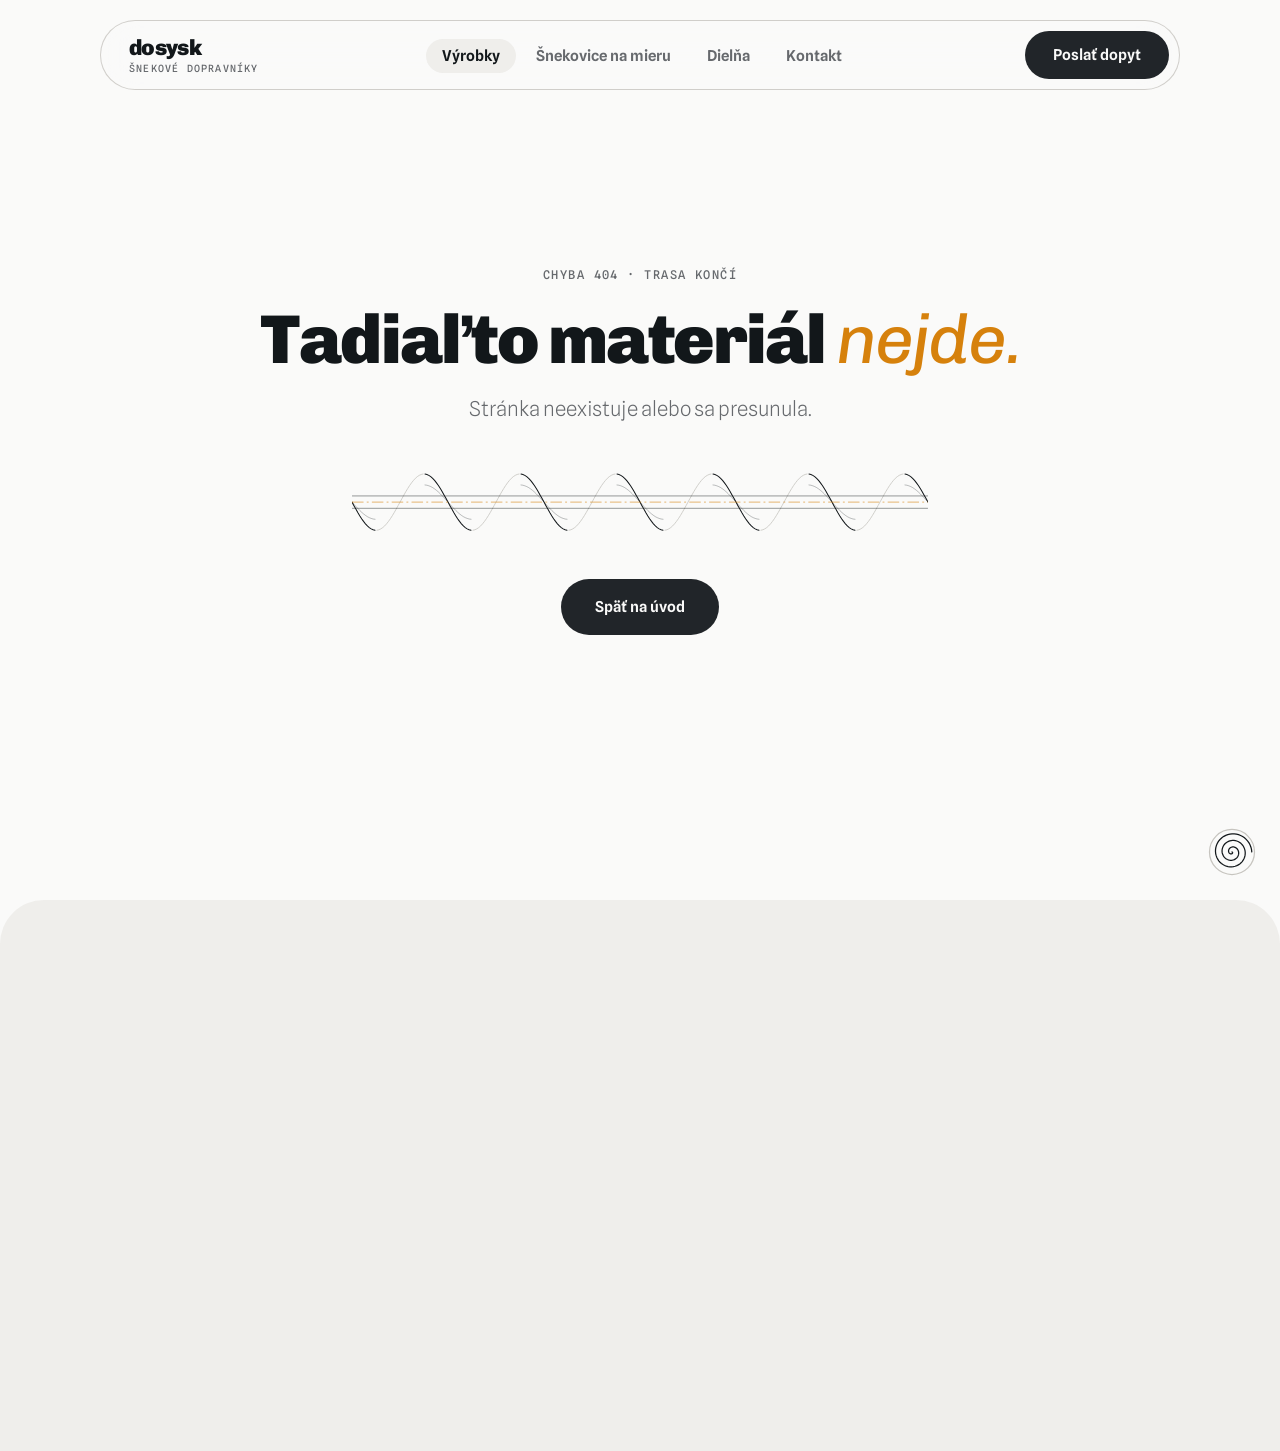
<file: vyrobky/bezhriadelovy/index.html>
<!DOCTYPE html><html lang="sk"><head><meta charSet="utf-8"/><meta name="viewport" content="width=device-width, initial-scale=1"/><link rel="preload" as="image" href="/assets/bezhriadelovy-Cz42HQM5.jpg"/><link rel="stylesheet" href="/assets/styles-uzuiSBqg.css" data-precedence="default"/><link rel="stylesheet" href="https://fonts.googleapis.com/css2?family=Chivo:ital,wght@0,400;0,500;0,700;0,900;1,400&amp;family=Spline+Sans:wght@300..700&amp;family=Spline+Sans+Mono:wght@400;500&amp;display=swap" data-precedence="default"/><title>Bezhriadeľové šnekové dopravníky — výroba na mieru | dosysk</title><meta name="theme-color" content="#FAFAF9"/><meta name="description" content="Špirála bez stredového hriadeľa. Pre vlhké, lepivé a vláknité materiály, ktoré by sa na hriadeli namotávali. Výroba na mieru v Žabokrekoch nad Nitrou."/><meta property="og:title" content="Bezhriadeľové šnekové dopravníky — výroba na mieru | dosysk"/><meta property="og:description" content="Špirála bez stredového hriadeľa. Pre vlhké, lepivé a vláknité materiály, ktoré by sa na hriadeli namotávali. Výroba na mieru v Žabokrekoch nad Nitrou."/><meta property="og:type" content="website"/><meta name="twitter:card" content="summary_large_image"/><meta name="twitter:title" content="Bezhriadeľové šnekové dopravníky — výroba na mieru | dosysk"/><meta name="twitter:description" content="Špirála bez stredového hriadeľa. Pre vlhké, lepivé a vláknité materiály, ktoré by sa na hriadeli namotávali. Výroba na mieru v Žabokrekoch nad Nitrou."/><link rel="modulepreload" href="/assets/index-CcLg5QlS.js"/><link rel="modulepreload" href="/assets/vyrobky._id-ig9zHf0w.js"/><link rel="modulepreload" href="/assets/Bloky-sQwSkGAZ.js"/><link rel="preconnect" href="https://fonts.googleapis.com"/><link rel="preconnect" href="https://fonts.gstatic.com" crossorigin="anonymous"/><link rel="icon" href="/favicon.png" type="image/png"/><meta name="robots" content="noindex, nofollow"/><script>document.documentElement.classList.add('js')</script><script type="application/ld+json">{"@context":"https://schema.org","@type":["Organization","LocalBusiness"],"name":"dosysk s. r. o.","description":"Výroba šnekových dopravníkov a šnekovíc na mieru.","address":{"@type":"PostalAddress","streetAddress":"Žabokreky nad Nitrou 50","postalCode":"95852","addressLocality":"Žabokreky nad Nitrou","addressCountry":"SK"},"identifier":{"@type":"PropertyValue","propertyID":"IČO","value":"56467605"}}</script><meta property="og:image" content="https://pub-bb2e103a32db4e198524a2e9ed8f35b4.r2.dev/lovp_743b6q5zsk8x09e8yh74gd1y3z/742cb3f3fdedafd6847e80577e4be498_1791244370191.png"><meta name="twitter:image" content="https://pub-bb2e103a32db4e198524a2e9ed8f35b4.r2.dev/lovp_743b6q5zsk8x09e8yh74gd1y3z/742cb3f3fdedafd6847e80577e4be498_1791244370191.png"></head><body><a href="#obsah" class="sr-only focus:not-sr-only focus:fixed focus:left-4 focus:top-4 focus:z-[90] focus:rounded-full focus:bg-papier focus:px-4 focus:py-2">Preskočiť na obsah</a><header class="pointer-events-none fixed inset-x-0 top-5 z-50 hidden justify-center px-5 md:flex"><nav aria-label="Hlavné menu" class="pointer-events-auto flex w-full items-center justify-between border border-linka/80 bg-papier/85 backdrop-blur-[18px] rounded-full transition-all duration-[320ms] ease-[var(--ease)] max-w-[1080px] py-2.5 pl-7 pr-2.5"><a class="flex flex-col leading-none" aria-label="dosysk — domov" href="/"><span class="font-display text-[22px] font-black tracking-[-0.03em] text-grafit">dosysk</span><span class="stitok mt-1 !text-[10px] transition-all duration-300 max-h-4 opacity-100">Šnekové dopravníky</span></a><ul class="flex items-center gap-1"><li><a class="rounded-full px-4 py-2 text-[15px] font-semibold text-seda transition-colors hover:text-grafit !text-grafit bg-cement" href="/vyrobky" data-status="active" aria-current="page">Výrobky</a></li><li><a class="rounded-full px-4 py-2 text-[15px] font-semibold text-seda transition-colors hover:text-grafit" href="/snekovice">Šnekovice na mieru</a></li><li><a class="rounded-full px-4 py-2 text-[15px] font-semibold text-seda transition-colors hover:text-grafit" href="/dielna">Dielňa</a></li><li><a class="rounded-full px-4 py-2 text-[15px] font-semibold text-seda transition-colors hover:text-grafit" href="/kontakt">Kontakt</a></li></ul><div class="flex items-center gap-4"><a class="btn btn-primar transition-all duration-[320ms] !h-12 !px-7" href="/dopyt">Poslať dopyt</a></div></nav></header><div class="fixed inset-x-0 bottom-4 z-50 flex justify-center px-3 md:hidden"><div class="w-full max-w-[440px] border border-linka/80 bg-papier/85 backdrop-blur-[18px] rounded-full !rounded-[28px] p-1.5 shadow-[var(--shadow-soft)]"><div class="flex items-center justify-between gap-2"><a class="pl-4 font-display text-xl font-black tracking-[-0.03em]" href="/">dosysk</a><div class="flex items-center gap-1.5"><button type="button" aria-expanded="false" aria-label="Otvoriť menu" class="grid h-12 w-12 place-items-center rounded-full border border-linka"><svg width="20" height="20" viewBox="0 0 20 20" fill="none" stroke="currentColor" stroke-width="1.25" aria-hidden="true"><path d="M3 7h14M3 13h14"></path></svg></button><a class="btn btn-primar !h-12 !px-5" href="/dopyt">Poslať dopyt</a></div></div></div></div><main id="obsah"><!--$--><section class="pt-28 md:pt-36"><div class="wrap grid gap-10 md:grid-cols-[1.05fr_1fr] md:items-end"><div class="pb-2"><p data-anim="true" class="stitok">Výrobky</p><h1 data-anim="nadpis" class="h1 mt-5">Bezhriadeľové šneky</h1><p data-anim="true" style="--d:80ms" class="perex mt-6">Špirála bez stredového hriadeľa. Pre vlhké, lepivé a vláknité materiály, ktoré by sa na hriadeli namotávali.</p><div data-anim="true" style="--d:160ms" class="mt-8 flex flex-wrap gap-3"><a class="btn btn-primar" href="/dopyt">Poslať zadanie <svg class="sipka" width="18" height="12" viewBox="0 0 18 12" fill="none" stroke="currentColor" stroke-width="1.25" aria-hidden="true"><path d="M0 6h16M11 1l5 5-5 5"></path></svg></a></div></div><figure class="[&amp;_.foto]:rounded-b-[48px]"><div data-anim="foto" class="foto foto-hover aspect-[5/4]"><img src="/assets/bezhriadelovy-Cz42HQM5.jpg" alt="Bezhriadeľové šneky" loading="eager" width="1280" height="960"/></div><figcaption class="popis">Ilustračné zobrazenie. Prevedenie sa navrhuje podľa zadania.</figcaption></figure></div></section><section class="sekcia"><div class="wrap grid gap-10 md:grid-cols-[1fr_1fr] md:items-center"><div><p data-anim="true" class="stitok">Kedy sa použije</p><h2 data-anim="nadpis" class="h2 mt-4">Keď sa materiál lepí, vlhne alebo obsahuje vlákna, ktoré by sa na klasickom hriadeli namotali.</h2><p data-anim="true" style="--d:0ms" class="telo mt-5">Bez stredového hriadeľa nemá materiál o čo sa zachytiť. Špirála ho tlačí dopredu po dne žľabu.</p><p data-anim="true" style="--d:80ms" class="telo mt-5">Typicky kaly, odpady, piliny s vlhkosťou a materiály, ktoré sa správajú inak než v tabuľke.</p></div><figure class=""><div data-anim="foto" class="foto foto-hover aspect-[4/3]"><img src="/assets/zvaranie-B7XEWZVq.jpg" alt="Výroba — bezhriadeľové šneky" loading="lazy" width="1280" height="960"/></div><figcaption class="popis">Ilustračné zobrazenie. Prevedenie sa navrhuje podľa zadania.</figcaption></figure></div></section><section class="blok bg-cement py-[var(--pad-y)]"><div class="wrap grid gap-10 md:grid-cols-[1fr_1fr] md:items-start"><div><figure class=""><div data-anim="foto" class="foto foto-hover aspect-[4/3]"><img src="/assets/meranie-BKStCv9U.jpg" alt="Detail — bezhriadeľové šneky" loading="lazy" width="1280" height="960"/></div><figcaption class="popis">Ilustračné zobrazenie. Prevedenie sa navrhuje podľa zadania.</figcaption></figure><h3 data-anim="true" class="h3 mt-8">Opis materiálu je dôležitejší než rozmer</h3><p data-anim="true" class="telo mt-3 text-seda">Pri bezhriadeľovom šneku nám najviac pomôže, keď opíšete, ako sa materiál správa — lepí sa, tečie, tvorí hrudy. Fotka materiálu v ruke je ideálna.</p></div><div class="[&amp;_.karta]:!bg-papier"><div data-anim="true" class="karta p-6 md:p-9"><p class="stitok">Parametre</p><p class="mt-3 text-[16px] text-seda">Rozsahy uvádzame orientačne. Konkrétne prevedenie navrhujeme podľa zadania.</p><dl class="mt-6"><div class="grid grid-cols-[1fr_auto] items-baseline gap-4 border-t border-linka py-3.5"><dt class="text-[16px]">Priemer šneku</dt><dd class="mono">⟨ÚDAJ⟩</dd></div><div class="grid grid-cols-[1fr_auto] items-baseline gap-4 border-t border-linka py-3.5"><dt class="text-[16px]">Dĺžka</dt><dd class="mono">⟨ÚDAJ⟩</dd></div><div class="grid grid-cols-[1fr_auto] items-baseline gap-4 border-t border-linka py-3.5"><dt class="text-[16px]">Sklon</dt><dd class="mono">⟨ÚDAJ⟩</dd></div><div class="grid grid-cols-[1fr_auto] items-baseline gap-4 border-t border-linka py-3.5"><dt class="text-[16px]">Materiál</dt><dd class="mono">⟨ÚDAJ⟩</dd></div><div class="grid grid-cols-[1fr_auto] items-baseline gap-4 border-t border-linka py-3.5"><dt class="text-[16px]">Dopravovaný materiál</dt><dd class="mono">⟨ÚDAJ⟩</dd></div><div class="grid grid-cols-[1fr_auto] items-baseline gap-4 border-t border-linka py-3.5"><dt class="text-[16px]">Pohon</dt><dd class="mono">⟨ÚDAJ⟩</dd></div></dl></div></div></div></section><section class="sekcia"><div class="wrap"><p class="stitok">Ďalšie výrobky</p><ul class="mt-6 grid gap-3 md:grid-cols-3"><li><a class="karta karta-hover flex items-center justify-between gap-4 p-6 font-semibold" href="/vyrobky/zlabovy">Žľabové šnekové dopravníky<!-- --> <svg class="sipka" width="18" height="12" viewBox="0 0 18 12" fill="none" stroke="currentColor" stroke-width="1.25" aria-hidden="true"><path d="M0 6h16M11 1l5 5-5 5"></path></svg></a></li><li><a class="karta karta-hover flex items-center justify-between gap-4 p-6 font-semibold" href="/vyrobky/rurovy">Rúrové šnekové dopravníky<!-- --> <svg class="sipka" width="18" height="12" viewBox="0 0 18 12" fill="none" stroke="currentColor" stroke-width="1.25" aria-hidden="true"><path d="M0 6h16M11 1l5 5-5 5"></path></svg></a></li><li><a class="karta karta-hover flex items-center justify-between gap-4 p-6 font-semibold" href="/vyrobky/vertikalny">Zvislé a strmé dopravníky<!-- --> <svg class="sipka" width="18" height="12" viewBox="0 0 18 12" fill="none" stroke="currentColor" stroke-width="1.25" aria-hidden="true"><path d="M0 6h16M11 1l5 5-5 5"></path></svg></a></li></ul></div></section><section class="blok relative mt-[var(--pad-y)] overflow-hidden bg-cement"><div class="pointer-events-none absolute inset-x-0 bottom-0 opacity-60"><svg viewBox="0 0 2000 128" class="h-24 w-full" aria-hidden="true" preserveAspectRatio="xMidYMid meet" fill="none"><path stroke="var(--linka)" stroke-width="1.25" stroke-linecap="round"></path><line x1="0" y1="53" x2="2000" y2="53" stroke="var(--grafit)" stroke-width="1.25" opacity="0.55"></line><line x1="0" y1="75" x2="2000" y2="75" stroke="var(--grafit)" stroke-width="1.25" opacity="0.55"></line><path stroke="var(--grafit)" stroke-width="1.25" opacity="0.35" stroke-linecap="round"></path><path stroke="var(--grafit)" stroke-width="1.6" stroke-linecap="round"></path><line x1="0" y1="64" x2="2000" y2="64" stroke="var(--jantar)" stroke-width="1" stroke-dasharray="18 5 3 5" opacity="0.9"></line></svg></div><div class="wrap relative grid gap-8 py-[var(--pad-y)] pb-36 md:grid-cols-[1.4fr_1fr] md:items-end"><div><h2 data-anim="nadpis" class="h2">Pošlite zadanie <span class="zvyraznit">na <!-- -->bezhriadeľové<!-- --> prevedenie.</span></h2><p data-anim="true" class="perex mt-5">Stačí povedať, čo presúvate, odkiaľ kam a koľko toho je. Rozmery dopočítame.</p></div><div data-anim="true" class="flex flex-wrap gap-3 md:justify-end"><a class="btn btn-primar" href="/dopyt">Poslať zadanie <svg class="sipka" width="18" height="12" viewBox="0 0 18 12" fill="none" stroke="currentColor" stroke-width="1.25" aria-hidden="true"><path d="M0 6h16M11 1l5 5-5 5"></path></svg></a></div></div></section><script>(function(a,f){let l;try{l=JSON.parse(sessionStorage.getItem(a)||"{}")}catch{return}const n=l?.[f||history.state?.__TSR_key];let c=!1;for(const t in n){const e=n[t],o=e?.scrollX,s=e?.scrollY;if(Number.isFinite(o)&&Number.isFinite(s)){if(t==="window")scrollTo(o,s),c=!0;else if(t)try{const r=document.querySelector(t);r&&(r.scrollLeft=o,r.scrollTop=s)}catch{}}}if(c)return;const i=location.hash.slice(1);if(i){const t=history.state?.__hashScrollIntoViewOptions??!0;if(t){const e=document.getElementById(i);e&&e.scrollIntoView(t)}return}scrollTo(0,0)})("tsr-scroll-restoration-v1_3");document.currentScript.remove()</script><!--/$--></main><footer class="mt-[var(--pad-y)] pb-32 md:pb-10"><div class="overflow-hidden"><svg viewBox="0 0 2400 108" class="h-16 w-[200%] md:w-full" aria-hidden="true" preserveAspectRatio="xMidYMid meet" fill="none"><path stroke="var(--linka)" stroke-width="1.25" stroke-linecap="round"></path><line x1="0" y1="45.2" x2="2400" y2="45.2" stroke="var(--grafit)" stroke-width="1.25" opacity="0.55"></line><line x1="0" y1="62.8" x2="2400" y2="62.8" stroke="var(--grafit)" stroke-width="1.25" opacity="0.55"></line><path stroke="var(--grafit)" stroke-width="1.25" opacity="0.35" stroke-linecap="round"></path><path stroke="var(--grafit)" stroke-width="1.6" stroke-linecap="round"></path><line x1="0" y1="54" x2="2400" y2="54" stroke="var(--jantar)" stroke-width="1" stroke-dasharray="18 5 3 5" opacity="0.9"></line></svg></div><div class="wrap mt-12 grid gap-10 md:grid-cols-[1.4fr_1fr_1fr]"><div><p class="font-display text-3xl font-black tracking-[-0.03em]">dosysk</p><address class="mt-4 not-italic text-[15px] leading-relaxed text-seda">dosysk s. r. o.<br/>Žabokreky nad Nitrou 50<!-- -->, <!-- -->958 52<br/><span class="mono">IČO: <!-- -->56 467 605</span><br/><span class="text-[13px]">Zapísaná v Obchodnom registri Okresného súdu Trenčín, oddiel Sro, vložka č. 47389/R</span></address><p class="mt-4 text-[13px] text-seda">Orgán dozoru: <!-- -->Inšpektorát SOI pre Trenčiansky kraj</p></div><nav aria-label="Výrobky"><p class="stitok mb-4">Výrobky</p><ul class="space-y-2 text-[15px]"><li><a class="hover:text-jantar-tm" href="/vyrobky/zlabovy">Žľabové šnekové dopravníky</a></li><li><a class="hover:text-jantar-tm" href="/vyrobky/rurovy">Rúrové šnekové dopravníky</a></li><li><a class="hover:text-jantar-tm active" href="/vyrobky/bezhriadelovy" data-status="active" aria-current="page">Bezhriadeľové šneky</a></li><li><a class="hover:text-jantar-tm" href="/vyrobky/vertikalny">Zvislé a strmé dopravníky</a></li><li><a class="hover:text-jantar-tm" href="/vyrobky/nerez">Nerezové prevedenia</a></li><li><a class="hover:text-jantar-tm" href="/vyrobky/dielce">Šnekovice a náhradné diely</a></li></ul></nav><nav aria-label="Firma"><p class="stitok mb-4">Firma</p><ul class="space-y-2 text-[15px]"><li><a class="hover:text-jantar-tm" href="/snekovice">Šnekovice na mieru</a></li><li><a class="hover:text-jantar-tm" href="/dielna">Dielňa</a></li><li><a class="hover:text-jantar-tm" href="/dopyt">Poslať dopyt</a></li><li><a class="hover:text-jantar-tm" href="/kontakt">Kontakt</a></li><li><a class="hover:text-jantar-tm" href="/ochrana-osobnych-udajov">Ochrana osobných údajov</a></li></ul></nav></div><div class="wrap mt-12 flex flex-wrap justify-between gap-2 linka-t pt-6"><p class="mono">© <!-- -->2026<!-- --> <!-- -->dosysk s. r. o.</p><p class="mono">Žabokreky nad Nitrou</p></div></footer><div class="fixed bottom-6 right-6 z-40 hidden lg:block"><svg width="48" height="48" viewBox="0 0 48 48" fill="none" aria-hidden="true" class="spirala"><circle cx="24" cy="24" r="22.5" stroke="var(--linka)" stroke-width="1.25"></circle><circle cx="24" cy="24" r="22.5" stroke="var(--jantar)" stroke-width="1.5" pathLength="1" stroke-dasharray="1" stroke-dashoffset="1" transform="rotate(-90 24 24)"></circle><g><path d="M24 24 L24.00 24.00 L24.13 24.02 L24.24 24.06 L24.35 24.13 L24.45 24.23 L24.52 24.36 L24.57 24.50 L24.59 24.66 L24.58 24.83 L24.53 25.00 L24.46 25.17 L24.34 25.34 L24.20 25.50 L24.02 25.64 L23.81 25.75 L23.57 25.84 L23.31 25.89 L23.03 25.91 L22.74 25.89 L22.44 25.82 L22.14 25.70 L21.85 25.54 L21.57 25.33 L21.31 25.08 L21.08 24.78 L20.88 24.44 L20.72 24.07 L20.61 23.67 L20.56 23.24 L20.55 22.79 L20.61 22.33 L20.73 21.86 L20.91 21.41 L21.16 20.96 L21.47 20.54 L21.84 20.16 L22.27 19.81 L22.75 19.51 L23.27 19.27 L23.84 19.09 L24.44 18.98 L25.06 18.94 L25.70 18.99 L26.34 19.12 L26.98 19.33 L27.60 19.62 L28.19 19.99 L28.74 20.45 L29.24 20.98 L29.68 21.58 L30.05 22.24 L30.34 22.96 L30.55 23.72 L30.66 24.51 L30.67 25.33 L30.59 26.16 L30.39 26.99 L30.10 27.80 L29.70 28.58 L29.20 29.32 L28.60 30.00 L27.91 30.62 L27.14 31.15 L26.30 31.60 L25.40 31.94 L24.44 32.18 L23.45 32.30 L22.44 32.30 L21.42 32.17 L20.41 31.92 L19.42 31.54 L18.47 31.03 L17.58 30.41 L16.76 29.67 L16.03 28.83 L15.39 27.89 L14.87 26.87 L14.46 25.78 L14.19 24.64 L14.06 23.45 L14.07 22.24 L14.24 21.03 L14.55 19.83 L15.00 18.67 L15.61 17.55 L16.35 16.50 L17.22 15.54 L18.22 14.69 L19.32 13.95 L20.52 13.34 L21.80 12.88 L23.13 12.57 L24.51 12.42 L25.92 12.44 L27.32 12.63 L28.71 13.00 L30.06 13.53 L31.34 14.23 L32.55 15.09 L33.65 16.09 L34.63 17.24 L35.48 18.51 L36.17 19.88 L36.70 21.34 L37.06 22.87 L37.22 24.44 L37.20 26.04 L36.98 27.64 L36.57 29.22 L35.96 30.75 L35.17 32.21 L34.20 33.57 L33.06 34.82 L31.77 35.93 L30.34 36.89 L28.79 37.67 L27.15 38.27 L25.43 38.67 L23.66 38.86 L21.87 38.84 L20.07 38.60 L18.30 38.14 L16.59 37.47 L14.96 36.59 L13.43 35.51 L12.03 34.24 L10.79 32.81 L9.72 31.22 L8.84 29.50 L8.17 27.67 L7.72 25.77 L7.50 23.80 L7.51 21.81 L7.77 19.82 L8.27 17.86 L9.01 15.96 L9.97 14.15 L11.16 12.46 L12.55 10.91 L14.13 9.53 L15.87 8.34 L17.76 7.37 L19.77 6.62 L21.87 6.11 L24.02 5.86 L26.21 5.86 L28.39 6.14 L30.55 6.67 L32.63 7.47 L34.62 8.52 L36.48 9.81 L38.18 11.32 L39.70 13.04 L41.01 14.93 L42.09 16.99 L42.93 19.18 L43.49 21.46 L43.78 23.81" stroke="var(--grafit)" stroke-width="1.25" stroke-linecap="round"></path></g></svg></div><div class="prechod" aria-hidden="true"></div><script data-tsr-stream-part="">(self.$R=self.$R||{})["tsr"]=[];self.$_TSR={h(){this.hydrated=!0,this.c()},e(){this.streamEnded=!0,this.c()},c(){this.hydrated&&this.streamEnded&&(delete self.$_TSR,delete self.$R.tsr)},p(e){this.initialized?e():this.buffer.push(e)},buffer:[]};$_TSR.router=($R=>$R[0]={manifest:$R[1]={routes:$R[2]={__root__:$R[3]={preloads:$R[4]=["/assets/index-CcLg5QlS.js"],scripts:$R[5]=[$R[6]={attrs:$R[7]={type:"module",async:!0,src:"/assets/index-CcLg5QlS.js"}}]},"/vyrobky/$id":$R[8]={preloads:$R[9]=["/assets/vyrobky._id-ig9zHf0w.js","/assets/Bloky-sQwSkGAZ.js"]}}},matches:$R[10]=[$R[11]={i:"__root__ ",u:1791245183174,s:"success",ssr:!0},$R[12]={i:" vyrobky $id vyrobky bezhriadelovy",u:1791245183174,s:"success",l:$R[13]={id:"bezhriadelovy",nazov:"Bezhriadeľové šneky",text:"Špirála bez stredového hriadeľa. Pre vlhké, lepivé a vláknité materiály, ktoré by sa na hriadeli namotávali.",seo:"Bezhriadeľové šnekové dopravníky — výroba na mieru | dosysk",obr:"/assets/bezhriadelovy-Cz42HQM5.jpg",obr2:"/assets/zvaranie-B7XEWZVq.jpg",obr3:"/assets/meranie-BKStCv9U.jpg",kedy:"Keď sa materiál lepí, vlhne alebo obsahuje vlákna, ktoré by sa na klasickom hriadeli namotali.",detail:$R[14]=["Bez stredového hriadeľa nemá materiál o čo sa zachytiť. Špirála ho tlačí dopredu po dne žľabu.","Typicky kaly, odpady, piliny s vlhkosťou a materiály, ktoré sa správajú inak než v tabuľke."],dalsie:$R[15]={nadpis:"Opis materiálu je dôležitejší než rozmer",text:"Pri bezhriadeľovom šneku nám najviac pomôže, keď opíšete, ako sa materiál správa — lepí sa, tečie, tvorí hrudy. Fotka materiálu v ruke je ideálna."}},ssr:!0}]})($R["tsr"]);$_TSR.e();{let s=document.currentScript,p;while((p=s.previousElementSibling)&&p.hasAttribute('data-tsr-stream-part'))p.remove();s.remove()}</script><script type="module" async="" src="/assets/index-CcLg5QlS.js"></script><script>document.currentScript.remove();/*$tsr-stream-boundary*/</script></body></html>
</file>
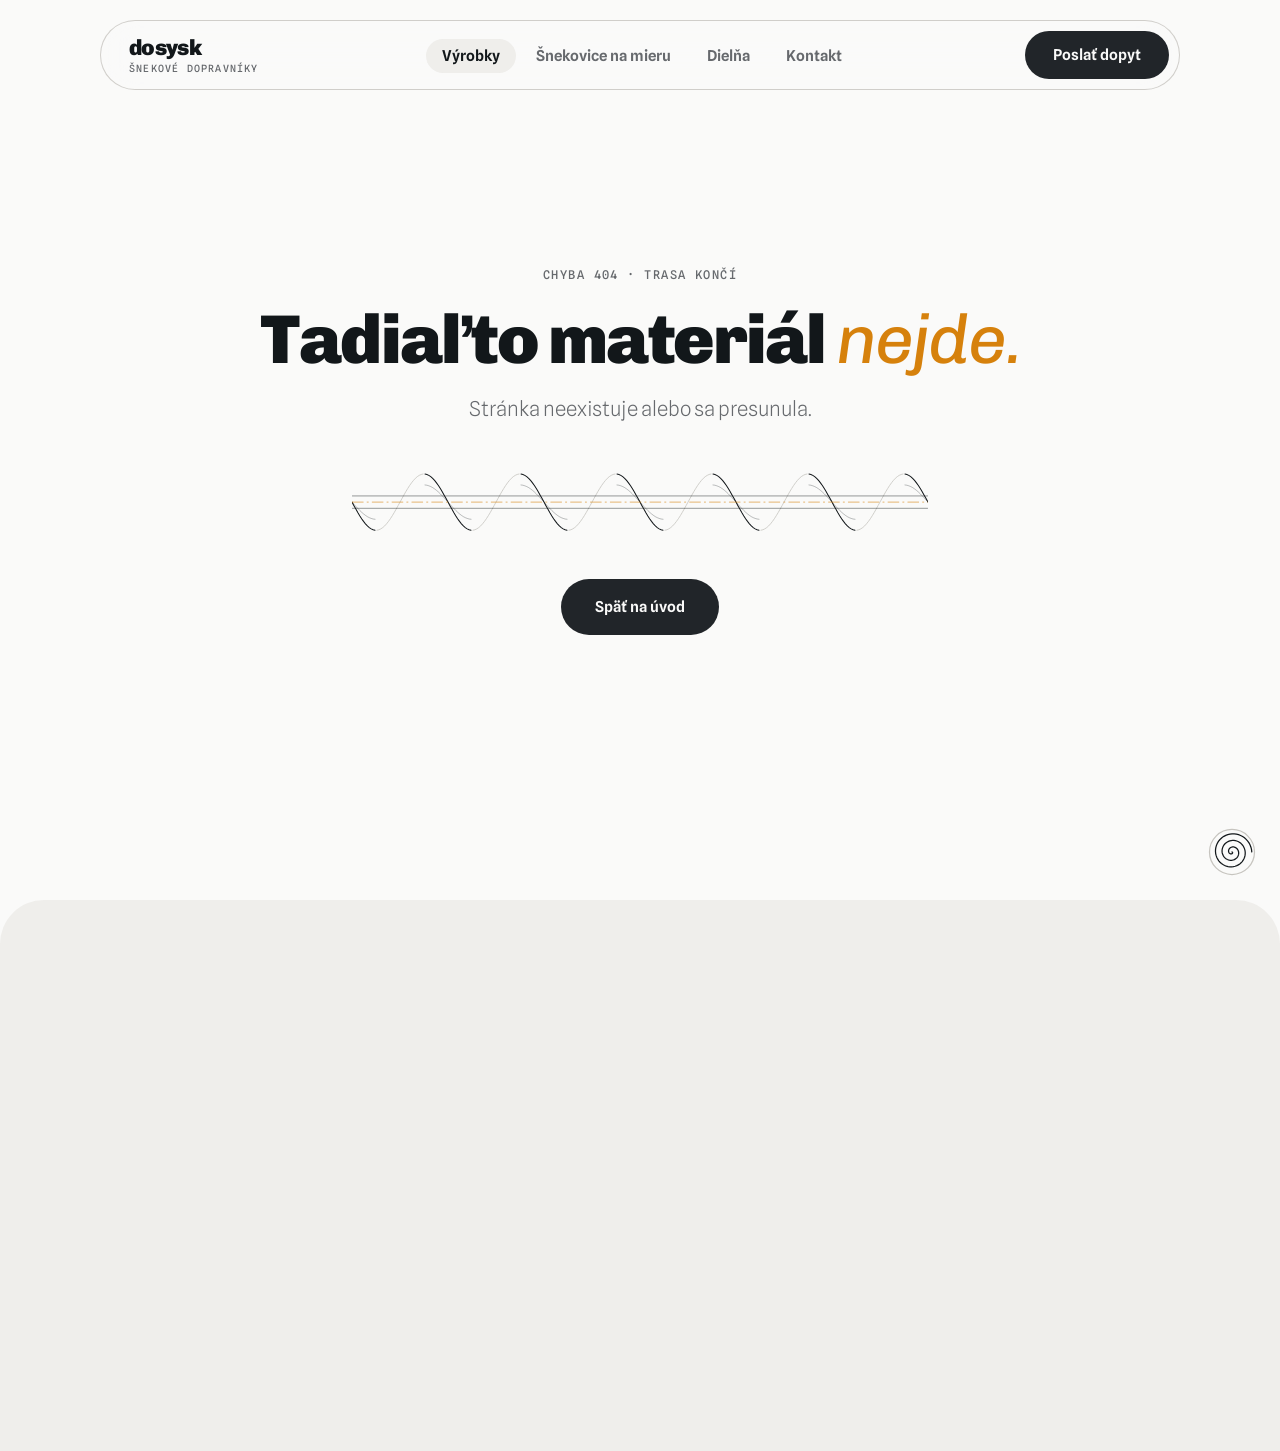
<file: vyrobky/dielce/index.html>
<!DOCTYPE html><html lang="sk"><head><meta charSet="utf-8"/><meta name="viewport" content="width=device-width, initial-scale=1"/><link rel="preload" as="image" href="/assets/dielce-DoTqCOun.jpg"/><link rel="stylesheet" href="/assets/styles-uzuiSBqg.css" data-precedence="default"/><link rel="stylesheet" href="https://fonts.googleapis.com/css2?family=Chivo:ital,wght@0,400;0,500;0,700;0,900;1,400&amp;family=Spline+Sans:wght@300..700&amp;family=Spline+Sans+Mono:wght@400;500&amp;display=swap" data-precedence="default"/><title>Šnekovica na mieru a náhradné diely — výroba | dosysk</title><meta name="theme-color" content="#FAFAF9"/><meta name="description" content="Výroba samotnej šnekovice na mieru — aj ako náhradný diel do existujúceho zariadenia iného výrobcu. Výroba na mieru v Žabokrekoch nad Nitrou."/><meta property="og:title" content="Šnekovica na mieru a náhradné diely — výroba | dosysk"/><meta property="og:description" content="Výroba samotnej šnekovice na mieru — aj ako náhradný diel do existujúceho zariadenia iného výrobcu. Výroba na mieru v Žabokrekoch nad Nitrou."/><meta property="og:type" content="website"/><meta name="twitter:card" content="summary_large_image"/><meta name="twitter:title" content="Šnekovica na mieru a náhradné diely — výroba | dosysk"/><meta name="twitter:description" content="Výroba samotnej šnekovice na mieru — aj ako náhradný diel do existujúceho zariadenia iného výrobcu. Výroba na mieru v Žabokrekoch nad Nitrou."/><link rel="modulepreload" href="/assets/index-CcLg5QlS.js"/><link rel="modulepreload" href="/assets/vyrobky._id-ig9zHf0w.js"/><link rel="modulepreload" href="/assets/Bloky-sQwSkGAZ.js"/><link rel="preconnect" href="https://fonts.googleapis.com"/><link rel="preconnect" href="https://fonts.gstatic.com" crossorigin="anonymous"/><link rel="icon" href="/favicon.png" type="image/png"/><meta name="robots" content="noindex, nofollow"/><script>document.documentElement.classList.add('js')</script><script type="application/ld+json">{"@context":"https://schema.org","@type":["Organization","LocalBusiness"],"name":"dosysk s. r. o.","description":"Výroba šnekových dopravníkov a šnekovíc na mieru.","address":{"@type":"PostalAddress","streetAddress":"Žabokreky nad Nitrou 50","postalCode":"95852","addressLocality":"Žabokreky nad Nitrou","addressCountry":"SK"},"identifier":{"@type":"PropertyValue","propertyID":"IČO","value":"56467605"}}</script><meta property="og:image" content="https://pub-bb2e103a32db4e198524a2e9ed8f35b4.r2.dev/lovp_743b6q5zsk8x09e8yh74gd1y3z/742cb3f3fdedafd6847e80577e4be498_1791244370191.png"><meta name="twitter:image" content="https://pub-bb2e103a32db4e198524a2e9ed8f35b4.r2.dev/lovp_743b6q5zsk8x09e8yh74gd1y3z/742cb3f3fdedafd6847e80577e4be498_1791244370191.png"></head><body><a href="#obsah" class="sr-only focus:not-sr-only focus:fixed focus:left-4 focus:top-4 focus:z-[90] focus:rounded-full focus:bg-papier focus:px-4 focus:py-2">Preskočiť na obsah</a><header class="pointer-events-none fixed inset-x-0 top-5 z-50 hidden justify-center px-5 md:flex"><nav aria-label="Hlavné menu" class="pointer-events-auto flex w-full items-center justify-between border border-linka/80 bg-papier/85 backdrop-blur-[18px] rounded-full transition-all duration-[320ms] ease-[var(--ease)] max-w-[1080px] py-2.5 pl-7 pr-2.5"><a class="flex flex-col leading-none" aria-label="dosysk — domov" href="/"><span class="font-display text-[22px] font-black tracking-[-0.03em] text-grafit">dosysk</span><span class="stitok mt-1 !text-[10px] transition-all duration-300 max-h-4 opacity-100">Šnekové dopravníky</span></a><ul class="flex items-center gap-1"><li><a class="rounded-full px-4 py-2 text-[15px] font-semibold text-seda transition-colors hover:text-grafit !text-grafit bg-cement" href="/vyrobky" data-status="active" aria-current="page">Výrobky</a></li><li><a class="rounded-full px-4 py-2 text-[15px] font-semibold text-seda transition-colors hover:text-grafit" href="/snekovice">Šnekovice na mieru</a></li><li><a class="rounded-full px-4 py-2 text-[15px] font-semibold text-seda transition-colors hover:text-grafit" href="/dielna">Dielňa</a></li><li><a class="rounded-full px-4 py-2 text-[15px] font-semibold text-seda transition-colors hover:text-grafit" href="/kontakt">Kontakt</a></li></ul><div class="flex items-center gap-4"><a class="btn btn-primar transition-all duration-[320ms] !h-12 !px-7" href="/dopyt">Poslať dopyt</a></div></nav></header><div class="fixed inset-x-0 bottom-4 z-50 flex justify-center px-3 md:hidden"><div class="w-full max-w-[440px] border border-linka/80 bg-papier/85 backdrop-blur-[18px] rounded-full !rounded-[28px] p-1.5 shadow-[var(--shadow-soft)]"><div class="flex items-center justify-between gap-2"><a class="pl-4 font-display text-xl font-black tracking-[-0.03em]" href="/">dosysk</a><div class="flex items-center gap-1.5"><button type="button" aria-expanded="false" aria-label="Otvoriť menu" class="grid h-12 w-12 place-items-center rounded-full border border-linka"><svg width="20" height="20" viewBox="0 0 20 20" fill="none" stroke="currentColor" stroke-width="1.25" aria-hidden="true"><path d="M3 7h14M3 13h14"></path></svg></button><a class="btn btn-primar !h-12 !px-5" href="/dopyt">Poslať dopyt</a></div></div></div></div><main id="obsah"><!--$--><section class="pt-28 md:pt-36"><div class="wrap grid gap-10 md:grid-cols-[1.05fr_1fr] md:items-end"><div class="pb-2"><p data-anim="true" class="stitok">Výrobky</p><h1 data-anim="nadpis" class="h1 mt-5">Šnekovice a náhradné diely</h1><p data-anim="true" style="--d:80ms" class="perex mt-6">Výroba samotnej šnekovice na mieru — aj ako náhradný diel do existujúceho zariadenia iného výrobcu.</p><div data-anim="true" style="--d:160ms" class="mt-8 flex flex-wrap gap-3"><a class="btn btn-primar" href="/dopyt">Poslať zadanie <svg class="sipka" width="18" height="12" viewBox="0 0 18 12" fill="none" stroke="currentColor" stroke-width="1.25" aria-hidden="true"><path d="M0 6h16M11 1l5 5-5 5"></path></svg></a></div></div><figure class="[&amp;_.foto]:rounded-b-[48px]"><div data-anim="foto" class="foto foto-hover aspect-[5/4]"><img src="/assets/dielce-DoTqCOun.jpg" alt="Šnekovice a náhradné diely" loading="eager" width="1280" height="960"/></div><figcaption class="popis">Ilustračné zobrazenie. Prevedenie sa navrhuje podľa zadania.</figcaption></figure></div></section><section class="sekcia"><div class="wrap grid gap-10 md:grid-cols-[1fr_1fr] md:items-center"><div><p data-anim="true" class="stitok">Kedy sa použije</p><h2 data-anim="nadpis" class="h2 mt-4">Keď je pôvodná šnekovica opotrebovaná a výrobca stroja už diel nedodáva alebo čaká sa naň príliš dlho.</h2><p data-anim="true" style="--d:0ms" class="telo mt-5">Vyrobíme samotnú šnekovicu podľa rozmerov alebo podľa starého kusu.</p><p data-anim="true" style="--d:80ms" class="telo mt-5">Potrebujeme priemer, stúpanie, hrúbku a smer vinutia — alebo kus starej šnekovice na premeranie.</p></div><figure class=""><div data-anim="foto" class="foto foto-hover aspect-[4/3]"><img src="/assets/meranie-BKStCv9U.jpg" alt="Výroba — šnekovice a náhradné diely" loading="lazy" width="1280" height="960"/></div><figcaption class="popis">Ilustračné zobrazenie. Prevedenie sa navrhuje podľa zadania.</figcaption></figure></div></section><section class="blok bg-cement py-[var(--pad-y)]"><div class="wrap grid gap-10 md:grid-cols-[1fr_1fr] md:items-start"><div><figure class=""><div data-anim="foto" class="foto foto-hover aspect-[4/3]"><img src="/assets/zvaranie-B7XEWZVq.jpg" alt="Detail — šnekovice a náhradné diely" loading="lazy" width="1280" height="960"/></div><figcaption class="popis">Ilustračné zobrazenie. Prevedenie sa navrhuje podľa zadania.</figcaption></figure><h3 data-anim="true" class="h3 mt-8">Pošlite starý kus</h3><p data-anim="true" class="telo mt-3 text-seda">Ak rozmery nemáte, pošlite nám opotrebovanú šnekovicu. Premeriame ju a vyrobíme novú.</p></div><div class="[&amp;_.karta]:!bg-papier"><div data-anim="true" class="karta p-6 md:p-9"><p class="stitok">Parametre</p><p class="mt-3 text-[16px] text-seda">Rozsahy uvádzame orientačne. Konkrétne prevedenie navrhujeme podľa zadania.</p><dl class="mt-6"><div class="grid grid-cols-[1fr_auto] items-baseline gap-4 border-t border-linka py-3.5"><dt class="text-[16px]">Priemer šneku</dt><dd class="mono">⟨ÚDAJ⟩</dd></div><div class="grid grid-cols-[1fr_auto] items-baseline gap-4 border-t border-linka py-3.5"><dt class="text-[16px]">Dĺžka</dt><dd class="mono">⟨ÚDAJ⟩</dd></div><div class="grid grid-cols-[1fr_auto] items-baseline gap-4 border-t border-linka py-3.5"><dt class="text-[16px]">Sklon</dt><dd class="mono">⟨ÚDAJ⟩</dd></div><div class="grid grid-cols-[1fr_auto] items-baseline gap-4 border-t border-linka py-3.5"><dt class="text-[16px]">Materiál</dt><dd class="mono">⟨ÚDAJ⟩</dd></div><div class="grid grid-cols-[1fr_auto] items-baseline gap-4 border-t border-linka py-3.5"><dt class="text-[16px]">Dopravovaný materiál</dt><dd class="mono">⟨ÚDAJ⟩</dd></div><div class="grid grid-cols-[1fr_auto] items-baseline gap-4 border-t border-linka py-3.5"><dt class="text-[16px]">Pohon</dt><dd class="mono">⟨ÚDAJ⟩</dd></div></dl></div></div></div></section><section class="sekcia"><div class="wrap"><p class="stitok">Ďalšie výrobky</p><ul class="mt-6 grid gap-3 md:grid-cols-3"><li><a class="karta karta-hover flex items-center justify-between gap-4 p-6 font-semibold" href="/vyrobky/zlabovy">Žľabové šnekové dopravníky<!-- --> <svg class="sipka" width="18" height="12" viewBox="0 0 18 12" fill="none" stroke="currentColor" stroke-width="1.25" aria-hidden="true"><path d="M0 6h16M11 1l5 5-5 5"></path></svg></a></li><li><a class="karta karta-hover flex items-center justify-between gap-4 p-6 font-semibold" href="/vyrobky/rurovy">Rúrové šnekové dopravníky<!-- --> <svg class="sipka" width="18" height="12" viewBox="0 0 18 12" fill="none" stroke="currentColor" stroke-width="1.25" aria-hidden="true"><path d="M0 6h16M11 1l5 5-5 5"></path></svg></a></li><li><a class="karta karta-hover flex items-center justify-between gap-4 p-6 font-semibold" href="/vyrobky/bezhriadelovy">Bezhriadeľové šneky<!-- --> <svg class="sipka" width="18" height="12" viewBox="0 0 18 12" fill="none" stroke="currentColor" stroke-width="1.25" aria-hidden="true"><path d="M0 6h16M11 1l5 5-5 5"></path></svg></a></li></ul></div></section><section class="blok relative mt-[var(--pad-y)] overflow-hidden bg-cement"><div class="pointer-events-none absolute inset-x-0 bottom-0 opacity-60"><svg viewBox="0 0 2000 128" class="h-24 w-full" aria-hidden="true" preserveAspectRatio="xMidYMid meet" fill="none"><path stroke="var(--linka)" stroke-width="1.25" stroke-linecap="round"></path><line x1="0" y1="53" x2="2000" y2="53" stroke="var(--grafit)" stroke-width="1.25" opacity="0.55"></line><line x1="0" y1="75" x2="2000" y2="75" stroke="var(--grafit)" stroke-width="1.25" opacity="0.55"></line><path stroke="var(--grafit)" stroke-width="1.25" opacity="0.35" stroke-linecap="round"></path><path stroke="var(--grafit)" stroke-width="1.6" stroke-linecap="round"></path><line x1="0" y1="64" x2="2000" y2="64" stroke="var(--jantar)" stroke-width="1" stroke-dasharray="18 5 3 5" opacity="0.9"></line></svg></div><div class="wrap relative grid gap-8 py-[var(--pad-y)] pb-36 md:grid-cols-[1.4fr_1fr] md:items-end"><div><h2 data-anim="nadpis" class="h2">Pošlite zadanie <span class="zvyraznit">na <!-- -->šnekovice<!-- --> prevedenie.</span></h2><p data-anim="true" class="perex mt-5">Stačí povedať, čo presúvate, odkiaľ kam a koľko toho je. Rozmery dopočítame.</p></div><div data-anim="true" class="flex flex-wrap gap-3 md:justify-end"><a class="btn btn-primar" href="/dopyt">Poslať zadanie <svg class="sipka" width="18" height="12" viewBox="0 0 18 12" fill="none" stroke="currentColor" stroke-width="1.25" aria-hidden="true"><path d="M0 6h16M11 1l5 5-5 5"></path></svg></a></div></div></section><script>(function(a,f){let l;try{l=JSON.parse(sessionStorage.getItem(a)||"{}")}catch{return}const n=l?.[f||history.state?.__TSR_key];let c=!1;for(const t in n){const e=n[t],o=e?.scrollX,s=e?.scrollY;if(Number.isFinite(o)&&Number.isFinite(s)){if(t==="window")scrollTo(o,s),c=!0;else if(t)try{const r=document.querySelector(t);r&&(r.scrollLeft=o,r.scrollTop=s)}catch{}}}if(c)return;const i=location.hash.slice(1);if(i){const t=history.state?.__hashScrollIntoViewOptions??!0;if(t){const e=document.getElementById(i);e&&e.scrollIntoView(t)}return}scrollTo(0,0)})("tsr-scroll-restoration-v1_3");document.currentScript.remove()</script><!--/$--></main><footer class="mt-[var(--pad-y)] pb-32 md:pb-10"><div class="overflow-hidden"><svg viewBox="0 0 2400 108" class="h-16 w-[200%] md:w-full" aria-hidden="true" preserveAspectRatio="xMidYMid meet" fill="none"><path stroke="var(--linka)" stroke-width="1.25" stroke-linecap="round"></path><line x1="0" y1="45.2" x2="2400" y2="45.2" stroke="var(--grafit)" stroke-width="1.25" opacity="0.55"></line><line x1="0" y1="62.8" x2="2400" y2="62.8" stroke="var(--grafit)" stroke-width="1.25" opacity="0.55"></line><path stroke="var(--grafit)" stroke-width="1.25" opacity="0.35" stroke-linecap="round"></path><path stroke="var(--grafit)" stroke-width="1.6" stroke-linecap="round"></path><line x1="0" y1="54" x2="2400" y2="54" stroke="var(--jantar)" stroke-width="1" stroke-dasharray="18 5 3 5" opacity="0.9"></line></svg></div><div class="wrap mt-12 grid gap-10 md:grid-cols-[1.4fr_1fr_1fr]"><div><p class="font-display text-3xl font-black tracking-[-0.03em]">dosysk</p><address class="mt-4 not-italic text-[15px] leading-relaxed text-seda">dosysk s. r. o.<br/>Žabokreky nad Nitrou 50<!-- -->, <!-- -->958 52<br/><span class="mono">IČO: <!-- -->56 467 605</span><br/><span class="text-[13px]">Zapísaná v Obchodnom registri Okresného súdu Trenčín, oddiel Sro, vložka č. 47389/R</span></address><p class="mt-4 text-[13px] text-seda">Orgán dozoru: <!-- -->Inšpektorát SOI pre Trenčiansky kraj</p></div><nav aria-label="Výrobky"><p class="stitok mb-4">Výrobky</p><ul class="space-y-2 text-[15px]"><li><a class="hover:text-jantar-tm" href="/vyrobky/zlabovy">Žľabové šnekové dopravníky</a></li><li><a class="hover:text-jantar-tm" href="/vyrobky/rurovy">Rúrové šnekové dopravníky</a></li><li><a class="hover:text-jantar-tm" href="/vyrobky/bezhriadelovy">Bezhriadeľové šneky</a></li><li><a class="hover:text-jantar-tm" href="/vyrobky/vertikalny">Zvislé a strmé dopravníky</a></li><li><a class="hover:text-jantar-tm" href="/vyrobky/nerez">Nerezové prevedenia</a></li><li><a class="hover:text-jantar-tm active" href="/vyrobky/dielce" data-status="active" aria-current="page">Šnekovice a náhradné diely</a></li></ul></nav><nav aria-label="Firma"><p class="stitok mb-4">Firma</p><ul class="space-y-2 text-[15px]"><li><a class="hover:text-jantar-tm" href="/snekovice">Šnekovice na mieru</a></li><li><a class="hover:text-jantar-tm" href="/dielna">Dielňa</a></li><li><a class="hover:text-jantar-tm" href="/dopyt">Poslať dopyt</a></li><li><a class="hover:text-jantar-tm" href="/kontakt">Kontakt</a></li><li><a class="hover:text-jantar-tm" href="/ochrana-osobnych-udajov">Ochrana osobných údajov</a></li></ul></nav></div><div class="wrap mt-12 flex flex-wrap justify-between gap-2 linka-t pt-6"><p class="mono">© <!-- -->2026<!-- --> <!-- -->dosysk s. r. o.</p><p class="mono">Žabokreky nad Nitrou</p></div></footer><div class="fixed bottom-6 right-6 z-40 hidden lg:block"><svg width="48" height="48" viewBox="0 0 48 48" fill="none" aria-hidden="true" class="spirala"><circle cx="24" cy="24" r="22.5" stroke="var(--linka)" stroke-width="1.25"></circle><circle cx="24" cy="24" r="22.5" stroke="var(--jantar)" stroke-width="1.5" pathLength="1" stroke-dasharray="1" stroke-dashoffset="1" transform="rotate(-90 24 24)"></circle><g><path d="M24 24 L24.00 24.00 L24.13 24.02 L24.24 24.06 L24.35 24.13 L24.45 24.23 L24.52 24.36 L24.57 24.50 L24.59 24.66 L24.58 24.83 L24.53 25.00 L24.46 25.17 L24.34 25.34 L24.20 25.50 L24.02 25.64 L23.81 25.75 L23.57 25.84 L23.31 25.89 L23.03 25.91 L22.74 25.89 L22.44 25.82 L22.14 25.70 L21.85 25.54 L21.57 25.33 L21.31 25.08 L21.08 24.78 L20.88 24.44 L20.72 24.07 L20.61 23.67 L20.56 23.24 L20.55 22.79 L20.61 22.33 L20.73 21.86 L20.91 21.41 L21.16 20.96 L21.47 20.54 L21.84 20.16 L22.27 19.81 L22.75 19.51 L23.27 19.27 L23.84 19.09 L24.44 18.98 L25.06 18.94 L25.70 18.99 L26.34 19.12 L26.98 19.33 L27.60 19.62 L28.19 19.99 L28.74 20.45 L29.24 20.98 L29.68 21.58 L30.05 22.24 L30.34 22.96 L30.55 23.72 L30.66 24.51 L30.67 25.33 L30.59 26.16 L30.39 26.99 L30.10 27.80 L29.70 28.58 L29.20 29.32 L28.60 30.00 L27.91 30.62 L27.14 31.15 L26.30 31.60 L25.40 31.94 L24.44 32.18 L23.45 32.30 L22.44 32.30 L21.42 32.17 L20.41 31.92 L19.42 31.54 L18.47 31.03 L17.58 30.41 L16.76 29.67 L16.03 28.83 L15.39 27.89 L14.87 26.87 L14.46 25.78 L14.19 24.64 L14.06 23.45 L14.07 22.24 L14.24 21.03 L14.55 19.83 L15.00 18.67 L15.61 17.55 L16.35 16.50 L17.22 15.54 L18.22 14.69 L19.32 13.95 L20.52 13.34 L21.80 12.88 L23.13 12.57 L24.51 12.42 L25.92 12.44 L27.32 12.63 L28.71 13.00 L30.06 13.53 L31.34 14.23 L32.55 15.09 L33.65 16.09 L34.63 17.24 L35.48 18.51 L36.17 19.88 L36.70 21.34 L37.06 22.87 L37.22 24.44 L37.20 26.04 L36.98 27.64 L36.57 29.22 L35.96 30.75 L35.17 32.21 L34.20 33.57 L33.06 34.82 L31.77 35.93 L30.34 36.89 L28.79 37.67 L27.15 38.27 L25.43 38.67 L23.66 38.86 L21.87 38.84 L20.07 38.60 L18.30 38.14 L16.59 37.47 L14.96 36.59 L13.43 35.51 L12.03 34.24 L10.79 32.81 L9.72 31.22 L8.84 29.50 L8.17 27.67 L7.72 25.77 L7.50 23.80 L7.51 21.81 L7.77 19.82 L8.27 17.86 L9.01 15.96 L9.97 14.15 L11.16 12.46 L12.55 10.91 L14.13 9.53 L15.87 8.34 L17.76 7.37 L19.77 6.62 L21.87 6.11 L24.02 5.86 L26.21 5.86 L28.39 6.14 L30.55 6.67 L32.63 7.47 L34.62 8.52 L36.48 9.81 L38.18 11.32 L39.70 13.04 L41.01 14.93 L42.09 16.99 L42.93 19.18 L43.49 21.46 L43.78 23.81" stroke="var(--grafit)" stroke-width="1.25" stroke-linecap="round"></path></g></svg></div><div class="prechod" aria-hidden="true"></div><script data-tsr-stream-part="">(self.$R=self.$R||{})["tsr"]=[];self.$_TSR={h(){this.hydrated=!0,this.c()},e(){this.streamEnded=!0,this.c()},c(){this.hydrated&&this.streamEnded&&(delete self.$_TSR,delete self.$R.tsr)},p(e){this.initialized?e():this.buffer.push(e)},buffer:[]};$_TSR.router=($R=>$R[0]={manifest:$R[1]={routes:$R[2]={__root__:$R[3]={preloads:$R[4]=["/assets/index-CcLg5QlS.js"],scripts:$R[5]=[$R[6]={attrs:$R[7]={type:"module",async:!0,src:"/assets/index-CcLg5QlS.js"}}]},"/vyrobky/$id":$R[8]={preloads:$R[9]=["/assets/vyrobky._id-ig9zHf0w.js","/assets/Bloky-sQwSkGAZ.js"]}}},matches:$R[10]=[$R[11]={i:"__root__ ",u:1791245183451,s:"success",ssr:!0},$R[12]={i:" vyrobky $id vyrobky dielce",u:1791245183451,s:"success",l:$R[13]={id:"dielce",nazov:"Šnekovice a náhradné diely",text:"Výroba samotnej šnekovice na mieru — aj ako náhradný diel do existujúceho zariadenia iného výrobcu.",seo:"Šnekovica na mieru a náhradné diely — výroba | dosysk",obr:"/assets/dielce-DoTqCOun.jpg",obr2:"/assets/meranie-BKStCv9U.jpg",obr3:"/assets/zvaranie-B7XEWZVq.jpg",kedy:"Keď je pôvodná šnekovica opotrebovaná a výrobca stroja už diel nedodáva alebo čaká sa naň príliš dlho.",detail:$R[14]=["Vyrobíme samotnú šnekovicu podľa rozmerov alebo podľa starého kusu.","Potrebujeme priemer, stúpanie, hrúbku a smer vinutia — alebo kus starej šnekovice na premeranie."],dalsie:$R[15]={nadpis:"Pošlite starý kus",text:"Ak rozmery nemáte, pošlite nám opotrebovanú šnekovicu. Premeriame ju a vyrobíme novú."}},ssr:!0}]})($R["tsr"]);$_TSR.e();{let s=document.currentScript,p;while((p=s.previousElementSibling)&&p.hasAttribute('data-tsr-stream-part'))p.remove();s.remove()}</script><script type="module" async="" src="/assets/index-CcLg5QlS.js"></script><script>document.currentScript.remove();/*$tsr-stream-boundary*/</script></body></html>
</file>
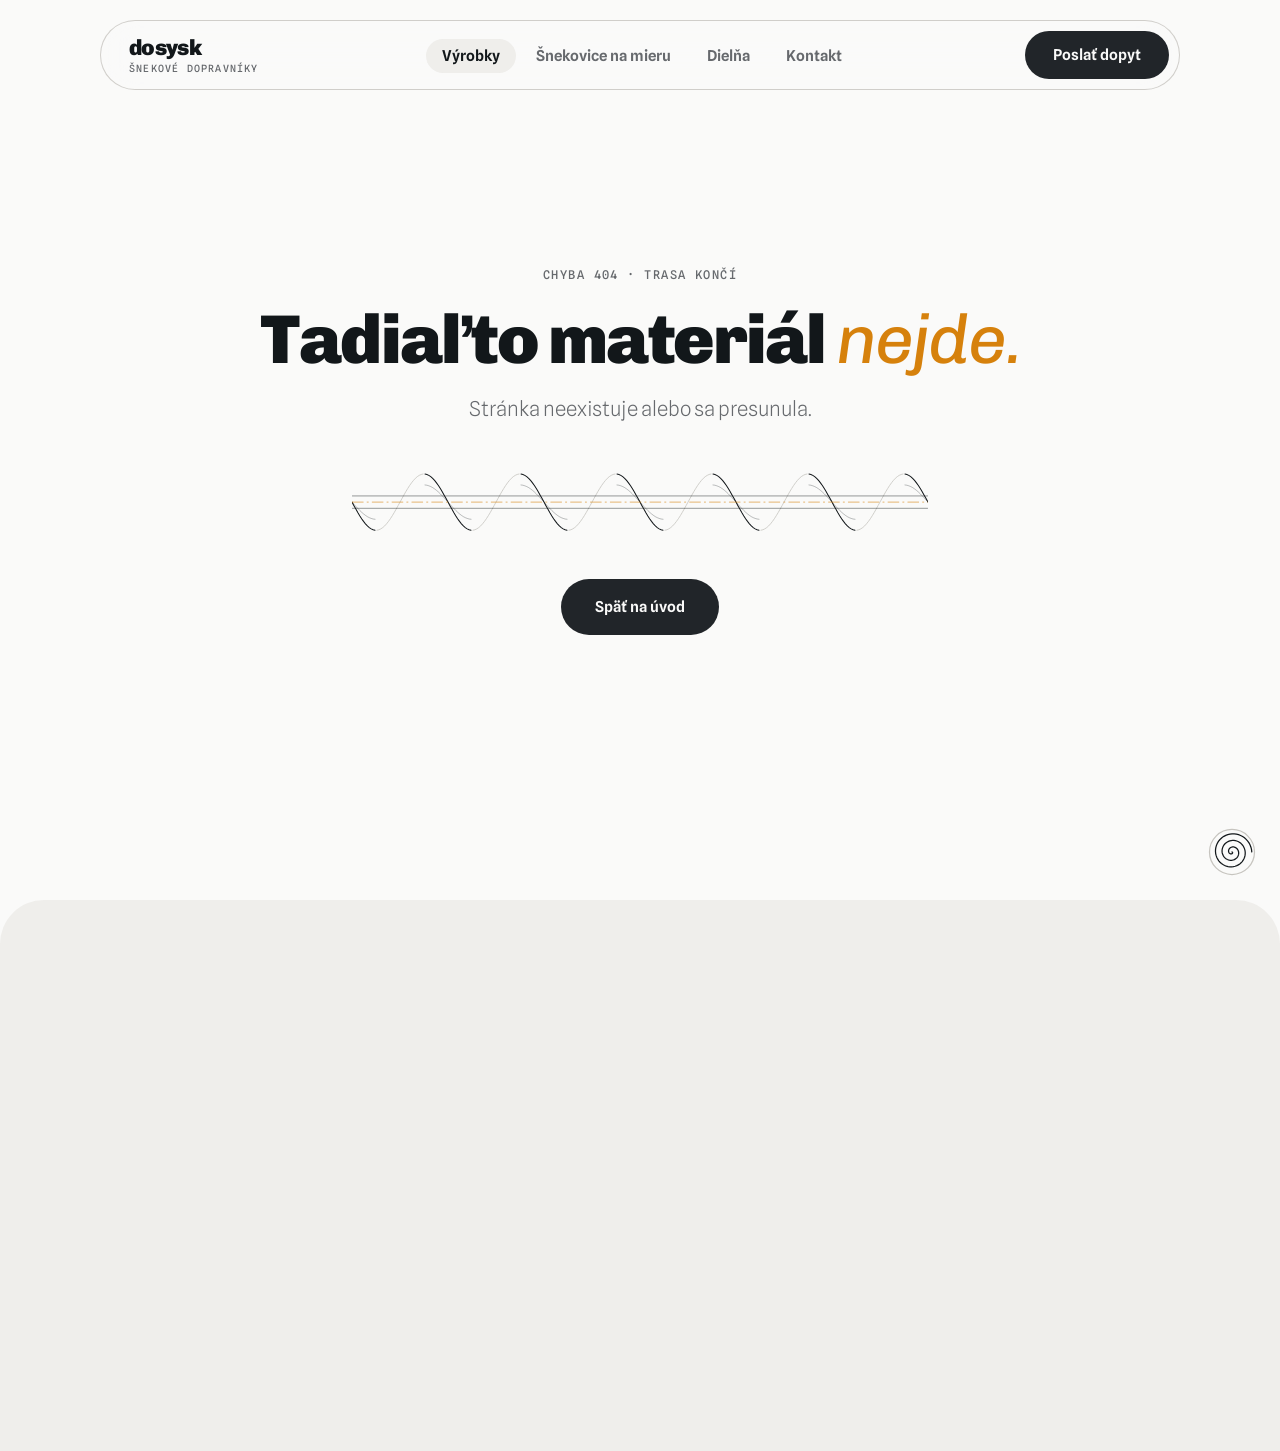
<file: vyrobky/nerez/index.html>
<!DOCTYPE html><html lang="sk"><head><meta charSet="utf-8"/><meta name="viewport" content="width=device-width, initial-scale=1"/><link rel="preload" as="image" href="/assets/nerez-go6r76NW.jpg"/><link rel="stylesheet" href="/assets/styles-uzuiSBqg.css" data-precedence="default"/><link rel="stylesheet" href="https://fonts.googleapis.com/css2?family=Chivo:ital,wght@0,400;0,500;0,700;0,900;1,400&amp;family=Spline+Sans:wght@300..700&amp;family=Spline+Sans+Mono:wght@400;500&amp;display=swap" data-precedence="default"/><title>Nerezové šnekové dopravníky — výroba na mieru | dosysk</title><meta name="theme-color" content="#FAFAF9"/><meta name="description" content="Pre potravinárstvo a prevádzky s požiadavkou na umývateľnosť a odolnosť voči korózii. Výroba na mieru v Žabokrekoch nad Nitrou."/><meta property="og:title" content="Nerezové šnekové dopravníky — výroba na mieru | dosysk"/><meta property="og:description" content="Pre potravinárstvo a prevádzky s požiadavkou na umývateľnosť a odolnosť voči korózii. Výroba na mieru v Žabokrekoch nad Nitrou."/><meta property="og:type" content="website"/><meta name="twitter:card" content="summary_large_image"/><meta name="twitter:title" content="Nerezové šnekové dopravníky — výroba na mieru | dosysk"/><meta name="twitter:description" content="Pre potravinárstvo a prevádzky s požiadavkou na umývateľnosť a odolnosť voči korózii. Výroba na mieru v Žabokrekoch nad Nitrou."/><link rel="modulepreload" href="/assets/index-CcLg5QlS.js"/><link rel="modulepreload" href="/assets/vyrobky._id-ig9zHf0w.js"/><link rel="modulepreload" href="/assets/Bloky-sQwSkGAZ.js"/><link rel="preconnect" href="https://fonts.googleapis.com"/><link rel="preconnect" href="https://fonts.gstatic.com" crossorigin="anonymous"/><link rel="icon" href="/favicon.png" type="image/png"/><meta name="robots" content="noindex, nofollow"/><script>document.documentElement.classList.add('js')</script><script type="application/ld+json">{"@context":"https://schema.org","@type":["Organization","LocalBusiness"],"name":"dosysk s. r. o.","description":"Výroba šnekových dopravníkov a šnekovíc na mieru.","address":{"@type":"PostalAddress","streetAddress":"Žabokreky nad Nitrou 50","postalCode":"95852","addressLocality":"Žabokreky nad Nitrou","addressCountry":"SK"},"identifier":{"@type":"PropertyValue","propertyID":"IČO","value":"56467605"}}</script><meta property="og:image" content="https://pub-bb2e103a32db4e198524a2e9ed8f35b4.r2.dev/lovp_743b6q5zsk8x09e8yh74gd1y3z/742cb3f3fdedafd6847e80577e4be498_1791244370191.png"><meta name="twitter:image" content="https://pub-bb2e103a32db4e198524a2e9ed8f35b4.r2.dev/lovp_743b6q5zsk8x09e8yh74gd1y3z/742cb3f3fdedafd6847e80577e4be498_1791244370191.png"></head><body><a href="#obsah" class="sr-only focus:not-sr-only focus:fixed focus:left-4 focus:top-4 focus:z-[90] focus:rounded-full focus:bg-papier focus:px-4 focus:py-2">Preskočiť na obsah</a><header class="pointer-events-none fixed inset-x-0 top-5 z-50 hidden justify-center px-5 md:flex"><nav aria-label="Hlavné menu" class="pointer-events-auto flex w-full items-center justify-between border border-linka/80 bg-papier/85 backdrop-blur-[18px] rounded-full transition-all duration-[320ms] ease-[var(--ease)] max-w-[1080px] py-2.5 pl-7 pr-2.5"><a class="flex flex-col leading-none" aria-label="dosysk — domov" href="/"><span class="font-display text-[22px] font-black tracking-[-0.03em] text-grafit">dosysk</span><span class="stitok mt-1 !text-[10px] transition-all duration-300 max-h-4 opacity-100">Šnekové dopravníky</span></a><ul class="flex items-center gap-1"><li><a class="rounded-full px-4 py-2 text-[15px] font-semibold text-seda transition-colors hover:text-grafit !text-grafit bg-cement" href="/vyrobky" data-status="active" aria-current="page">Výrobky</a></li><li><a class="rounded-full px-4 py-2 text-[15px] font-semibold text-seda transition-colors hover:text-grafit" href="/snekovice">Šnekovice na mieru</a></li><li><a class="rounded-full px-4 py-2 text-[15px] font-semibold text-seda transition-colors hover:text-grafit" href="/dielna">Dielňa</a></li><li><a class="rounded-full px-4 py-2 text-[15px] font-semibold text-seda transition-colors hover:text-grafit" href="/kontakt">Kontakt</a></li></ul><div class="flex items-center gap-4"><a class="btn btn-primar transition-all duration-[320ms] !h-12 !px-7" href="/dopyt">Poslať dopyt</a></div></nav></header><div class="fixed inset-x-0 bottom-4 z-50 flex justify-center px-3 md:hidden"><div class="w-full max-w-[440px] border border-linka/80 bg-papier/85 backdrop-blur-[18px] rounded-full !rounded-[28px] p-1.5 shadow-[var(--shadow-soft)]"><div class="flex items-center justify-between gap-2"><a class="pl-4 font-display text-xl font-black tracking-[-0.03em]" href="/">dosysk</a><div class="flex items-center gap-1.5"><button type="button" aria-expanded="false" aria-label="Otvoriť menu" class="grid h-12 w-12 place-items-center rounded-full border border-linka"><svg width="20" height="20" viewBox="0 0 20 20" fill="none" stroke="currentColor" stroke-width="1.25" aria-hidden="true"><path d="M3 7h14M3 13h14"></path></svg></button><a class="btn btn-primar !h-12 !px-5" href="/dopyt">Poslať dopyt</a></div></div></div></div><main id="obsah"><!--$--><section class="pt-28 md:pt-36"><div class="wrap grid gap-10 md:grid-cols-[1.05fr_1fr] md:items-end"><div class="pb-2"><p data-anim="true" class="stitok">Výrobky</p><h1 data-anim="nadpis" class="h1 mt-5">Nerezové prevedenia</h1><p data-anim="true" style="--d:80ms" class="perex mt-6">Pre potravinárstvo a prevádzky s požiadavkou na umývateľnosť a odolnosť voči korózii.</p><div data-anim="true" style="--d:160ms" class="mt-8 flex flex-wrap gap-3"><a class="btn btn-primar" href="/dopyt">Poslať zadanie <svg class="sipka" width="18" height="12" viewBox="0 0 18 12" fill="none" stroke="currentColor" stroke-width="1.25" aria-hidden="true"><path d="M0 6h16M11 1l5 5-5 5"></path></svg></a></div></div><figure class="[&amp;_.foto]:rounded-b-[48px]"><div data-anim="foto" class="foto foto-hover aspect-[5/4]"><img src="/assets/nerez-go6r76NW.jpg" alt="Nerezové prevedenia" loading="eager" width="1280" height="960"/></div><figcaption class="popis">Ilustračné zobrazenie. Prevedenie sa navrhuje podľa zadania.</figcaption></figure></div></section><section class="sekcia"><div class="wrap grid gap-10 md:grid-cols-[1fr_1fr] md:items-center"><div><p data-anim="true" class="stitok">Kedy sa použije</p><h2 data-anim="nadpis" class="h2 mt-4">Keď dopravník prichádza do styku s potravinami, chemikáliami alebo sa pravidelne umýva.</h2><p data-anim="true" style="--d:0ms" class="telo mt-5">Nerezové prevedenie robíme pre potravinárske a chemické prevádzky.</p><p data-anim="true" style="--d:80ms" class="telo mt-5">Povedzte nám, aké sú u vás požiadavky na umývateľnosť a čistenie. Podľa nich navrhneme prístup dovnútra a povrch.</p></div><figure class=""><div data-anim="foto" class="foto foto-hover aspect-[4/3]"><img src="/assets/meranie-BKStCv9U.jpg" alt="Výroba — nerezové prevedenia" loading="lazy" width="1280" height="960"/></div><figcaption class="popis">Ilustračné zobrazenie. Prevedenie sa navrhuje podľa zadania.</figcaption></figure></div></section><section class="blok bg-cement py-[var(--pad-y)]"><div class="wrap grid gap-10 md:grid-cols-[1fr_1fr] md:items-start"><div><figure class=""><div data-anim="foto" class="foto foto-hover aspect-[4/3]"><img src="/assets/zvaranie-B7XEWZVq.jpg" alt="Detail — nerezové prevedenia" loading="lazy" width="1280" height="960"/></div><figcaption class="popis">Ilustračné zobrazenie. Prevedenie sa navrhuje podľa zadania.</figcaption></figure><h3 data-anim="true" class="h3 mt-8">Čistenie a prístup</h3><p data-anim="true" class="telo mt-3 text-seda">Rozoberateľný kryt, revízne otvory, výpust na umývaciu vodu — dohodneme podľa toho, ako u vás prebieha sanitácia.</p></div><div class="[&amp;_.karta]:!bg-papier"><div data-anim="true" class="karta p-6 md:p-9"><p class="stitok">Parametre</p><p class="mt-3 text-[16px] text-seda">Rozsahy uvádzame orientačne. Konkrétne prevedenie navrhujeme podľa zadania.</p><dl class="mt-6"><div class="grid grid-cols-[1fr_auto] items-baseline gap-4 border-t border-linka py-3.5"><dt class="text-[16px]">Priemer šneku</dt><dd class="mono">⟨ÚDAJ⟩</dd></div><div class="grid grid-cols-[1fr_auto] items-baseline gap-4 border-t border-linka py-3.5"><dt class="text-[16px]">Dĺžka</dt><dd class="mono">⟨ÚDAJ⟩</dd></div><div class="grid grid-cols-[1fr_auto] items-baseline gap-4 border-t border-linka py-3.5"><dt class="text-[16px]">Sklon</dt><dd class="mono">⟨ÚDAJ⟩</dd></div><div class="grid grid-cols-[1fr_auto] items-baseline gap-4 border-t border-linka py-3.5"><dt class="text-[16px]">Materiál</dt><dd class="mono">⟨ÚDAJ⟩</dd></div><div class="grid grid-cols-[1fr_auto] items-baseline gap-4 border-t border-linka py-3.5"><dt class="text-[16px]">Dopravovaný materiál</dt><dd class="mono">⟨ÚDAJ⟩</dd></div><div class="grid grid-cols-[1fr_auto] items-baseline gap-4 border-t border-linka py-3.5"><dt class="text-[16px]">Pohon</dt><dd class="mono">⟨ÚDAJ⟩</dd></div></dl></div></div></div></section><section class="sekcia"><div class="wrap"><p class="stitok">Ďalšie výrobky</p><ul class="mt-6 grid gap-3 md:grid-cols-3"><li><a class="karta karta-hover flex items-center justify-between gap-4 p-6 font-semibold" href="/vyrobky/zlabovy">Žľabové šnekové dopravníky<!-- --> <svg class="sipka" width="18" height="12" viewBox="0 0 18 12" fill="none" stroke="currentColor" stroke-width="1.25" aria-hidden="true"><path d="M0 6h16M11 1l5 5-5 5"></path></svg></a></li><li><a class="karta karta-hover flex items-center justify-between gap-4 p-6 font-semibold" href="/vyrobky/rurovy">Rúrové šnekové dopravníky<!-- --> <svg class="sipka" width="18" height="12" viewBox="0 0 18 12" fill="none" stroke="currentColor" stroke-width="1.25" aria-hidden="true"><path d="M0 6h16M11 1l5 5-5 5"></path></svg></a></li><li><a class="karta karta-hover flex items-center justify-between gap-4 p-6 font-semibold" href="/vyrobky/bezhriadelovy">Bezhriadeľové šneky<!-- --> <svg class="sipka" width="18" height="12" viewBox="0 0 18 12" fill="none" stroke="currentColor" stroke-width="1.25" aria-hidden="true"><path d="M0 6h16M11 1l5 5-5 5"></path></svg></a></li></ul></div></section><section class="blok relative mt-[var(--pad-y)] overflow-hidden bg-cement"><div class="pointer-events-none absolute inset-x-0 bottom-0 opacity-60"><svg viewBox="0 0 2000 128" class="h-24 w-full" aria-hidden="true" preserveAspectRatio="xMidYMid meet" fill="none"><path stroke="var(--linka)" stroke-width="1.25" stroke-linecap="round"></path><line x1="0" y1="53" x2="2000" y2="53" stroke="var(--grafit)" stroke-width="1.25" opacity="0.55"></line><line x1="0" y1="75" x2="2000" y2="75" stroke="var(--grafit)" stroke-width="1.25" opacity="0.55"></line><path stroke="var(--grafit)" stroke-width="1.25" opacity="0.35" stroke-linecap="round"></path><path stroke="var(--grafit)" stroke-width="1.6" stroke-linecap="round"></path><line x1="0" y1="64" x2="2000" y2="64" stroke="var(--jantar)" stroke-width="1" stroke-dasharray="18 5 3 5" opacity="0.9"></line></svg></div><div class="wrap relative grid gap-8 py-[var(--pad-y)] pb-36 md:grid-cols-[1.4fr_1fr] md:items-end"><div><h2 data-anim="nadpis" class="h2">Pošlite zadanie <span class="zvyraznit">na <!-- -->nerezové<!-- --> prevedenie.</span></h2><p data-anim="true" class="perex mt-5">Stačí povedať, čo presúvate, odkiaľ kam a koľko toho je. Rozmery dopočítame.</p></div><div data-anim="true" class="flex flex-wrap gap-3 md:justify-end"><a class="btn btn-primar" href="/dopyt">Poslať zadanie <svg class="sipka" width="18" height="12" viewBox="0 0 18 12" fill="none" stroke="currentColor" stroke-width="1.25" aria-hidden="true"><path d="M0 6h16M11 1l5 5-5 5"></path></svg></a></div></div></section><script>(function(a,f){let l;try{l=JSON.parse(sessionStorage.getItem(a)||"{}")}catch{return}const n=l?.[f||history.state?.__TSR_key];let c=!1;for(const t in n){const e=n[t],o=e?.scrollX,s=e?.scrollY;if(Number.isFinite(o)&&Number.isFinite(s)){if(t==="window")scrollTo(o,s),c=!0;else if(t)try{const r=document.querySelector(t);r&&(r.scrollLeft=o,r.scrollTop=s)}catch{}}}if(c)return;const i=location.hash.slice(1);if(i){const t=history.state?.__hashScrollIntoViewOptions??!0;if(t){const e=document.getElementById(i);e&&e.scrollIntoView(t)}return}scrollTo(0,0)})("tsr-scroll-restoration-v1_3");document.currentScript.remove()</script><!--/$--></main><footer class="mt-[var(--pad-y)] pb-32 md:pb-10"><div class="overflow-hidden"><svg viewBox="0 0 2400 108" class="h-16 w-[200%] md:w-full" aria-hidden="true" preserveAspectRatio="xMidYMid meet" fill="none"><path stroke="var(--linka)" stroke-width="1.25" stroke-linecap="round"></path><line x1="0" y1="45.2" x2="2400" y2="45.2" stroke="var(--grafit)" stroke-width="1.25" opacity="0.55"></line><line x1="0" y1="62.8" x2="2400" y2="62.8" stroke="var(--grafit)" stroke-width="1.25" opacity="0.55"></line><path stroke="var(--grafit)" stroke-width="1.25" opacity="0.35" stroke-linecap="round"></path><path stroke="var(--grafit)" stroke-width="1.6" stroke-linecap="round"></path><line x1="0" y1="54" x2="2400" y2="54" stroke="var(--jantar)" stroke-width="1" stroke-dasharray="18 5 3 5" opacity="0.9"></line></svg></div><div class="wrap mt-12 grid gap-10 md:grid-cols-[1.4fr_1fr_1fr]"><div><p class="font-display text-3xl font-black tracking-[-0.03em]">dosysk</p><address class="mt-4 not-italic text-[15px] leading-relaxed text-seda">dosysk s. r. o.<br/>Žabokreky nad Nitrou 50<!-- -->, <!-- -->958 52<br/><span class="mono">IČO: <!-- -->56 467 605</span><br/><span class="text-[13px]">Zapísaná v Obchodnom registri Okresného súdu Trenčín, oddiel Sro, vložka č. 47389/R</span></address><p class="mt-4 text-[13px] text-seda">Orgán dozoru: <!-- -->Inšpektorát SOI pre Trenčiansky kraj</p></div><nav aria-label="Výrobky"><p class="stitok mb-4">Výrobky</p><ul class="space-y-2 text-[15px]"><li><a class="hover:text-jantar-tm" href="/vyrobky/zlabovy">Žľabové šnekové dopravníky</a></li><li><a class="hover:text-jantar-tm" href="/vyrobky/rurovy">Rúrové šnekové dopravníky</a></li><li><a class="hover:text-jantar-tm" href="/vyrobky/bezhriadelovy">Bezhriadeľové šneky</a></li><li><a class="hover:text-jantar-tm" href="/vyrobky/vertikalny">Zvislé a strmé dopravníky</a></li><li><a class="hover:text-jantar-tm active" href="/vyrobky/nerez" data-status="active" aria-current="page">Nerezové prevedenia</a></li><li><a class="hover:text-jantar-tm" href="/vyrobky/dielce">Šnekovice a náhradné diely</a></li></ul></nav><nav aria-label="Firma"><p class="stitok mb-4">Firma</p><ul class="space-y-2 text-[15px]"><li><a class="hover:text-jantar-tm" href="/snekovice">Šnekovice na mieru</a></li><li><a class="hover:text-jantar-tm" href="/dielna">Dielňa</a></li><li><a class="hover:text-jantar-tm" href="/dopyt">Poslať dopyt</a></li><li><a class="hover:text-jantar-tm" href="/kontakt">Kontakt</a></li><li><a class="hover:text-jantar-tm" href="/ochrana-osobnych-udajov">Ochrana osobných údajov</a></li></ul></nav></div><div class="wrap mt-12 flex flex-wrap justify-between gap-2 linka-t pt-6"><p class="mono">© <!-- -->2026<!-- --> <!-- -->dosysk s. r. o.</p><p class="mono">Žabokreky nad Nitrou</p></div></footer><div class="fixed bottom-6 right-6 z-40 hidden lg:block"><svg width="48" height="48" viewBox="0 0 48 48" fill="none" aria-hidden="true" class="spirala"><circle cx="24" cy="24" r="22.5" stroke="var(--linka)" stroke-width="1.25"></circle><circle cx="24" cy="24" r="22.5" stroke="var(--jantar)" stroke-width="1.5" pathLength="1" stroke-dasharray="1" stroke-dashoffset="1" transform="rotate(-90 24 24)"></circle><g><path d="M24 24 L24.00 24.00 L24.13 24.02 L24.24 24.06 L24.35 24.13 L24.45 24.23 L24.52 24.36 L24.57 24.50 L24.59 24.66 L24.58 24.83 L24.53 25.00 L24.46 25.17 L24.34 25.34 L24.20 25.50 L24.02 25.64 L23.81 25.75 L23.57 25.84 L23.31 25.89 L23.03 25.91 L22.74 25.89 L22.44 25.82 L22.14 25.70 L21.85 25.54 L21.57 25.33 L21.31 25.08 L21.08 24.78 L20.88 24.44 L20.72 24.07 L20.61 23.67 L20.56 23.24 L20.55 22.79 L20.61 22.33 L20.73 21.86 L20.91 21.41 L21.16 20.96 L21.47 20.54 L21.84 20.16 L22.27 19.81 L22.75 19.51 L23.27 19.27 L23.84 19.09 L24.44 18.98 L25.06 18.94 L25.70 18.99 L26.34 19.12 L26.98 19.33 L27.60 19.62 L28.19 19.99 L28.74 20.45 L29.24 20.98 L29.68 21.58 L30.05 22.24 L30.34 22.96 L30.55 23.72 L30.66 24.51 L30.67 25.33 L30.59 26.16 L30.39 26.99 L30.10 27.80 L29.70 28.58 L29.20 29.32 L28.60 30.00 L27.91 30.62 L27.14 31.15 L26.30 31.60 L25.40 31.94 L24.44 32.18 L23.45 32.30 L22.44 32.30 L21.42 32.17 L20.41 31.92 L19.42 31.54 L18.47 31.03 L17.58 30.41 L16.76 29.67 L16.03 28.83 L15.39 27.89 L14.87 26.87 L14.46 25.78 L14.19 24.64 L14.06 23.45 L14.07 22.24 L14.24 21.03 L14.55 19.83 L15.00 18.67 L15.61 17.55 L16.35 16.50 L17.22 15.54 L18.22 14.69 L19.32 13.95 L20.52 13.34 L21.80 12.88 L23.13 12.57 L24.51 12.42 L25.92 12.44 L27.32 12.63 L28.71 13.00 L30.06 13.53 L31.34 14.23 L32.55 15.09 L33.65 16.09 L34.63 17.24 L35.48 18.51 L36.17 19.88 L36.70 21.34 L37.06 22.87 L37.22 24.44 L37.20 26.04 L36.98 27.64 L36.57 29.22 L35.96 30.75 L35.17 32.21 L34.20 33.57 L33.06 34.82 L31.77 35.93 L30.34 36.89 L28.79 37.67 L27.15 38.27 L25.43 38.67 L23.66 38.86 L21.87 38.84 L20.07 38.60 L18.30 38.14 L16.59 37.47 L14.96 36.59 L13.43 35.51 L12.03 34.24 L10.79 32.81 L9.72 31.22 L8.84 29.50 L8.17 27.67 L7.72 25.77 L7.50 23.80 L7.51 21.81 L7.77 19.82 L8.27 17.86 L9.01 15.96 L9.97 14.15 L11.16 12.46 L12.55 10.91 L14.13 9.53 L15.87 8.34 L17.76 7.37 L19.77 6.62 L21.87 6.11 L24.02 5.86 L26.21 5.86 L28.39 6.14 L30.55 6.67 L32.63 7.47 L34.62 8.52 L36.48 9.81 L38.18 11.32 L39.70 13.04 L41.01 14.93 L42.09 16.99 L42.93 19.18 L43.49 21.46 L43.78 23.81" stroke="var(--grafit)" stroke-width="1.25" stroke-linecap="round"></path></g></svg></div><div class="prechod" aria-hidden="true"></div><script data-tsr-stream-part="">(self.$R=self.$R||{})["tsr"]=[];self.$_TSR={h(){this.hydrated=!0,this.c()},e(){this.streamEnded=!0,this.c()},c(){this.hydrated&&this.streamEnded&&(delete self.$_TSR,delete self.$R.tsr)},p(e){this.initialized?e():this.buffer.push(e)},buffer:[]};$_TSR.router=($R=>$R[0]={manifest:$R[1]={routes:$R[2]={__root__:$R[3]={preloads:$R[4]=["/assets/index-CcLg5QlS.js"],scripts:$R[5]=[$R[6]={attrs:$R[7]={type:"module",async:!0,src:"/assets/index-CcLg5QlS.js"}}]},"/vyrobky/$id":$R[8]={preloads:$R[9]=["/assets/vyrobky._id-ig9zHf0w.js","/assets/Bloky-sQwSkGAZ.js"]}}},matches:$R[10]=[$R[11]={i:"__root__ ",u:1791245183452,s:"success",ssr:!0},$R[12]={i:" vyrobky $id vyrobky nerez",u:1791245183452,s:"success",l:$R[13]={id:"nerez",nazov:"Nerezové prevedenia",text:"Pre potravinárstvo a prevádzky s požiadavkou na umývateľnosť a odolnosť voči korózii.",seo:"Nerezové šnekové dopravníky — výroba na mieru | dosysk",obr:"/assets/nerez-go6r76NW.jpg",obr2:"/assets/meranie-BKStCv9U.jpg",obr3:"/assets/zvaranie-B7XEWZVq.jpg",kedy:"Keď dopravník prichádza do styku s potravinami, chemikáliami alebo sa pravidelne umýva.",detail:$R[14]=["Nerezové prevedenie robíme pre potravinárske a chemické prevádzky.","Povedzte nám, aké sú u vás požiadavky na umývateľnosť a čistenie. Podľa nich navrhneme prístup dovnútra a povrch."],dalsie:$R[15]={nadpis:"Čistenie a prístup",text:"Rozoberateľný kryt, revízne otvory, výpust na umývaciu vodu — dohodneme podľa toho, ako u vás prebieha sanitácia."}},ssr:!0}]})($R["tsr"]);$_TSR.e();{let s=document.currentScript,p;while((p=s.previousElementSibling)&&p.hasAttribute('data-tsr-stream-part'))p.remove();s.remove()}</script><script type="module" async="" src="/assets/index-CcLg5QlS.js"></script><script>document.currentScript.remove();/*$tsr-stream-boundary*/</script></body></html>
</file>
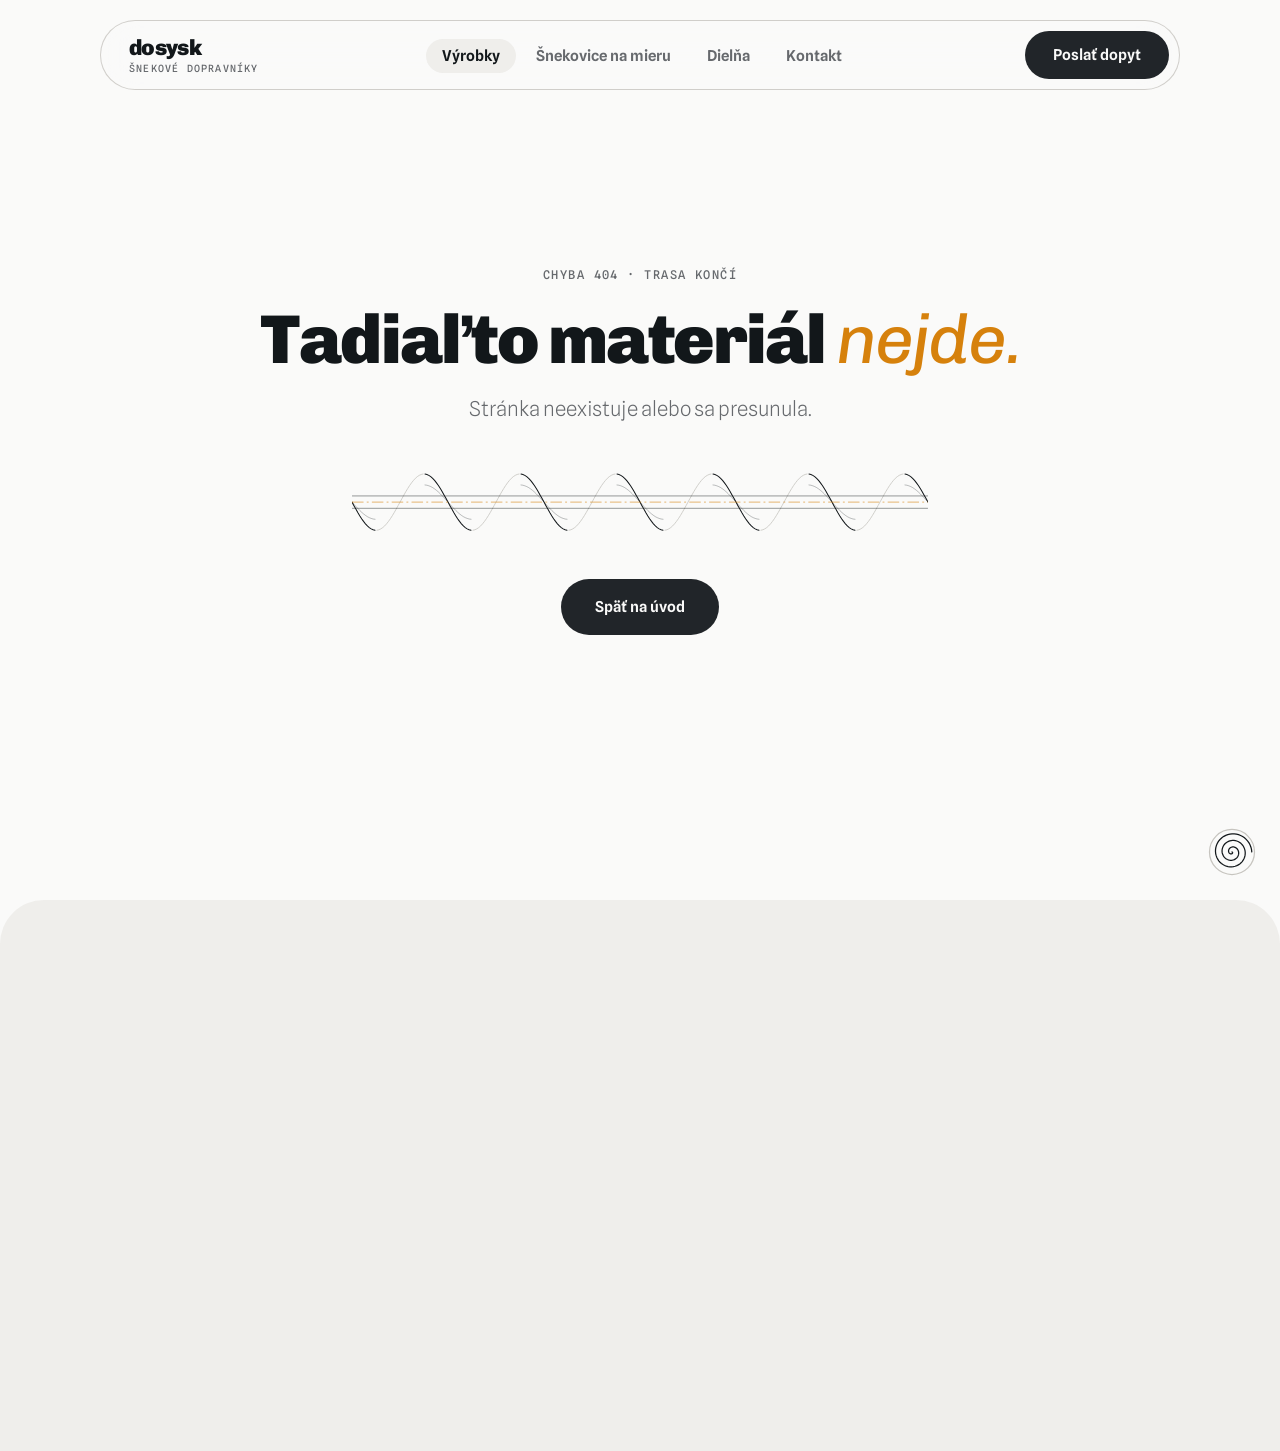
<file: vyrobky/rurovy/index.html>
<!DOCTYPE html><html lang="sk"><head><meta charSet="utf-8"/><meta name="viewport" content="width=device-width, initial-scale=1"/><link rel="preload" as="image" href="/assets/rurovy-C-B-w7v5.jpg"/><link rel="stylesheet" href="/assets/styles-uzuiSBqg.css" data-precedence="default"/><link rel="stylesheet" href="https://fonts.googleapis.com/css2?family=Chivo:ital,wght@0,400;0,500;0,700;0,900;1,400&amp;family=Spline+Sans:wght@300..700&amp;family=Spline+Sans+Mono:wght@400;500&amp;display=swap" data-precedence="default"/><title>Rúrové šnekové dopravníky — výroba na mieru | dosysk</title><meta name="theme-color" content="#FAFAF9"/><meta name="description" content="Šnek v uzavretej rúre. Použije sa tam, kde materiál nesmie prášiť alebo kde dopravník stúpa strmšie. Výroba na mieru v Žabokrekoch nad Nitrou."/><meta property="og:title" content="Rúrové šnekové dopravníky — výroba na mieru | dosysk"/><meta property="og:description" content="Šnek v uzavretej rúre. Použije sa tam, kde materiál nesmie prášiť alebo kde dopravník stúpa strmšie. Výroba na mieru v Žabokrekoch nad Nitrou."/><meta property="og:type" content="website"/><meta name="twitter:card" content="summary_large_image"/><meta name="twitter:title" content="Rúrové šnekové dopravníky — výroba na mieru | dosysk"/><meta name="twitter:description" content="Šnek v uzavretej rúre. Použije sa tam, kde materiál nesmie prášiť alebo kde dopravník stúpa strmšie. Výroba na mieru v Žabokrekoch nad Nitrou."/><link rel="modulepreload" href="/assets/index-CcLg5QlS.js"/><link rel="modulepreload" href="/assets/vyrobky._id-ig9zHf0w.js"/><link rel="modulepreload" href="/assets/Bloky-sQwSkGAZ.js"/><link rel="preconnect" href="https://fonts.googleapis.com"/><link rel="preconnect" href="https://fonts.gstatic.com" crossorigin="anonymous"/><link rel="icon" href="/favicon.png" type="image/png"/><meta name="robots" content="noindex, nofollow"/><script>document.documentElement.classList.add('js')</script><script type="application/ld+json">{"@context":"https://schema.org","@type":["Organization","LocalBusiness"],"name":"dosysk s. r. o.","description":"Výroba šnekových dopravníkov a šnekovíc na mieru.","address":{"@type":"PostalAddress","streetAddress":"Žabokreky nad Nitrou 50","postalCode":"95852","addressLocality":"Žabokreky nad Nitrou","addressCountry":"SK"},"identifier":{"@type":"PropertyValue","propertyID":"IČO","value":"56467605"}}</script><meta property="og:image" content="https://pub-bb2e103a32db4e198524a2e9ed8f35b4.r2.dev/lovp_743b6q5zsk8x09e8yh74gd1y3z/742cb3f3fdedafd6847e80577e4be498_1791244370191.png"><meta name="twitter:image" content="https://pub-bb2e103a32db4e198524a2e9ed8f35b4.r2.dev/lovp_743b6q5zsk8x09e8yh74gd1y3z/742cb3f3fdedafd6847e80577e4be498_1791244370191.png"></head><body><a href="#obsah" class="sr-only focus:not-sr-only focus:fixed focus:left-4 focus:top-4 focus:z-[90] focus:rounded-full focus:bg-papier focus:px-4 focus:py-2">Preskočiť na obsah</a><header class="pointer-events-none fixed inset-x-0 top-5 z-50 hidden justify-center px-5 md:flex"><nav aria-label="Hlavné menu" class="pointer-events-auto flex w-full items-center justify-between border border-linka/80 bg-papier/85 backdrop-blur-[18px] rounded-full transition-all duration-[320ms] ease-[var(--ease)] max-w-[1080px] py-2.5 pl-7 pr-2.5"><a class="flex flex-col leading-none" aria-label="dosysk — domov" href="/"><span class="font-display text-[22px] font-black tracking-[-0.03em] text-grafit">dosysk</span><span class="stitok mt-1 !text-[10px] transition-all duration-300 max-h-4 opacity-100">Šnekové dopravníky</span></a><ul class="flex items-center gap-1"><li><a class="rounded-full px-4 py-2 text-[15px] font-semibold text-seda transition-colors hover:text-grafit !text-grafit bg-cement" href="/vyrobky" data-status="active" aria-current="page">Výrobky</a></li><li><a class="rounded-full px-4 py-2 text-[15px] font-semibold text-seda transition-colors hover:text-grafit" href="/snekovice">Šnekovice na mieru</a></li><li><a class="rounded-full px-4 py-2 text-[15px] font-semibold text-seda transition-colors hover:text-grafit" href="/dielna">Dielňa</a></li><li><a class="rounded-full px-4 py-2 text-[15px] font-semibold text-seda transition-colors hover:text-grafit" href="/kontakt">Kontakt</a></li></ul><div class="flex items-center gap-4"><a class="btn btn-primar transition-all duration-[320ms] !h-12 !px-7" href="/dopyt">Poslať dopyt</a></div></nav></header><div class="fixed inset-x-0 bottom-4 z-50 flex justify-center px-3 md:hidden"><div class="w-full max-w-[440px] border border-linka/80 bg-papier/85 backdrop-blur-[18px] rounded-full !rounded-[28px] p-1.5 shadow-[var(--shadow-soft)]"><div class="flex items-center justify-between gap-2"><a class="pl-4 font-display text-xl font-black tracking-[-0.03em]" href="/">dosysk</a><div class="flex items-center gap-1.5"><button type="button" aria-expanded="false" aria-label="Otvoriť menu" class="grid h-12 w-12 place-items-center rounded-full border border-linka"><svg width="20" height="20" viewBox="0 0 20 20" fill="none" stroke="currentColor" stroke-width="1.25" aria-hidden="true"><path d="M3 7h14M3 13h14"></path></svg></button><a class="btn btn-primar !h-12 !px-5" href="/dopyt">Poslať dopyt</a></div></div></div></div><main id="obsah"><!--$--><section class="pt-28 md:pt-36"><div class="wrap grid gap-10 md:grid-cols-[1.05fr_1fr] md:items-end"><div class="pb-2"><p data-anim="true" class="stitok">Výrobky</p><h1 data-anim="nadpis" class="h1 mt-5">Rúrové šnekové dopravníky</h1><p data-anim="true" style="--d:80ms" class="perex mt-6">Šnek v uzavretej rúre. Použije sa tam, kde materiál nesmie prášiť alebo kde dopravník stúpa strmšie.</p><div data-anim="true" style="--d:160ms" class="mt-8 flex flex-wrap gap-3"><a class="btn btn-primar" href="/dopyt">Poslať zadanie <svg class="sipka" width="18" height="12" viewBox="0 0 18 12" fill="none" stroke="currentColor" stroke-width="1.25" aria-hidden="true"><path d="M0 6h16M11 1l5 5-5 5"></path></svg></a></div></div><figure class="[&amp;_.foto]:rounded-b-[48px]"><div data-anim="foto" class="foto foto-hover aspect-[5/4]"><img src="/assets/rurovy-C-B-w7v5.jpg" alt="Rúrové šnekové dopravníky" loading="eager" width="1280" height="960"/></div><figcaption class="popis">Ilustračné zobrazenie. Prevedenie sa navrhuje podľa zadania.</figcaption></figure></div></section><section class="sekcia"><div class="wrap grid gap-10 md:grid-cols-[1fr_1fr] md:items-center"><div><p data-anim="true" class="stitok">Kedy sa použije</p><h2 data-anim="nadpis" class="h2 mt-4">Keď materiál práši, keď trasa stúpa strmšie alebo keď dopravník vedie cez priestor, kde nesmie nič vypadnúť.</h2><p data-anim="true" style="--d:0ms" class="telo mt-5">Šnek beží v uzavretej rúre. Materiál zostáva vo vnútri po celej dĺžke trasy.</p><p data-anim="true" style="--d:80ms" class="telo mt-5">Rúra sa dá deliť prírubami, takže aj dlhšia trasa sa dá namontovať a rozobrať po častiach.</p></div><figure class=""><div data-anim="foto" class="foto foto-hover aspect-[4/3]"><img src="/assets/sustruzenie-BdRMwpFp.jpg" alt="Výroba — rúrové šnekové dopravníky" loading="lazy" width="1280" height="960"/></div><figcaption class="popis">Ilustračné zobrazenie. Prevedenie sa navrhuje podľa zadania.</figcaption></figure></div></section><section class="blok bg-cement py-[var(--pad-y)]"><div class="wrap grid gap-10 md:grid-cols-[1fr_1fr] md:items-start"><div><figure class=""><div data-anim="foto" class="foto foto-hover aspect-[4/3]"><img src="/assets/pohon-DnWgNwTZ.jpg" alt="Detail — rúrové šnekové dopravníky" loading="lazy" width="1280" height="960"/></div><figcaption class="popis">Ilustračné zobrazenie. Prevedenie sa navrhuje podľa zadania.</figcaption></figure><h3 data-anim="true" class="h3 mt-8">Príruby a revízne otvory</h3><p data-anim="true" class="telo mt-3 text-seda">Kde bude treba dovnútra, dáme revízny otvor. Povedzte nám, ako často a čím dopravník čistíte.</p></div><div class="[&amp;_.karta]:!bg-papier"><div data-anim="true" class="karta p-6 md:p-9"><p class="stitok">Parametre</p><p class="mt-3 text-[16px] text-seda">Rozsahy uvádzame orientačne. Konkrétne prevedenie navrhujeme podľa zadania.</p><dl class="mt-6"><div class="grid grid-cols-[1fr_auto] items-baseline gap-4 border-t border-linka py-3.5"><dt class="text-[16px]">Priemer šneku</dt><dd class="mono">⟨ÚDAJ⟩</dd></div><div class="grid grid-cols-[1fr_auto] items-baseline gap-4 border-t border-linka py-3.5"><dt class="text-[16px]">Dĺžka</dt><dd class="mono">⟨ÚDAJ⟩</dd></div><div class="grid grid-cols-[1fr_auto] items-baseline gap-4 border-t border-linka py-3.5"><dt class="text-[16px]">Sklon</dt><dd class="mono">⟨ÚDAJ⟩</dd></div><div class="grid grid-cols-[1fr_auto] items-baseline gap-4 border-t border-linka py-3.5"><dt class="text-[16px]">Materiál</dt><dd class="mono">⟨ÚDAJ⟩</dd></div><div class="grid grid-cols-[1fr_auto] items-baseline gap-4 border-t border-linka py-3.5"><dt class="text-[16px]">Dopravovaný materiál</dt><dd class="mono">⟨ÚDAJ⟩</dd></div><div class="grid grid-cols-[1fr_auto] items-baseline gap-4 border-t border-linka py-3.5"><dt class="text-[16px]">Pohon</dt><dd class="mono">⟨ÚDAJ⟩</dd></div></dl></div></div></div></section><section class="sekcia"><div class="wrap"><p class="stitok">Ďalšie výrobky</p><ul class="mt-6 grid gap-3 md:grid-cols-3"><li><a class="karta karta-hover flex items-center justify-between gap-4 p-6 font-semibold" href="/vyrobky/zlabovy">Žľabové šnekové dopravníky<!-- --> <svg class="sipka" width="18" height="12" viewBox="0 0 18 12" fill="none" stroke="currentColor" stroke-width="1.25" aria-hidden="true"><path d="M0 6h16M11 1l5 5-5 5"></path></svg></a></li><li><a class="karta karta-hover flex items-center justify-between gap-4 p-6 font-semibold" href="/vyrobky/bezhriadelovy">Bezhriadeľové šneky<!-- --> <svg class="sipka" width="18" height="12" viewBox="0 0 18 12" fill="none" stroke="currentColor" stroke-width="1.25" aria-hidden="true"><path d="M0 6h16M11 1l5 5-5 5"></path></svg></a></li><li><a class="karta karta-hover flex items-center justify-between gap-4 p-6 font-semibold" href="/vyrobky/vertikalny">Zvislé a strmé dopravníky<!-- --> <svg class="sipka" width="18" height="12" viewBox="0 0 18 12" fill="none" stroke="currentColor" stroke-width="1.25" aria-hidden="true"><path d="M0 6h16M11 1l5 5-5 5"></path></svg></a></li></ul></div></section><section class="blok relative mt-[var(--pad-y)] overflow-hidden bg-cement"><div class="pointer-events-none absolute inset-x-0 bottom-0 opacity-60"><svg viewBox="0 0 2000 128" class="h-24 w-full" aria-hidden="true" preserveAspectRatio="xMidYMid meet" fill="none"><path stroke="var(--linka)" stroke-width="1.25" stroke-linecap="round"></path><line x1="0" y1="53" x2="2000" y2="53" stroke="var(--grafit)" stroke-width="1.25" opacity="0.55"></line><line x1="0" y1="75" x2="2000" y2="75" stroke="var(--grafit)" stroke-width="1.25" opacity="0.55"></line><path stroke="var(--grafit)" stroke-width="1.25" opacity="0.35" stroke-linecap="round"></path><path stroke="var(--grafit)" stroke-width="1.6" stroke-linecap="round"></path><line x1="0" y1="64" x2="2000" y2="64" stroke="var(--jantar)" stroke-width="1" stroke-dasharray="18 5 3 5" opacity="0.9"></line></svg></div><div class="wrap relative grid gap-8 py-[var(--pad-y)] pb-36 md:grid-cols-[1.4fr_1fr] md:items-end"><div><h2 data-anim="nadpis" class="h2">Pošlite zadanie <span class="zvyraznit">na <!-- -->rúrové<!-- --> prevedenie.</span></h2><p data-anim="true" class="perex mt-5">Stačí povedať, čo presúvate, odkiaľ kam a koľko toho je. Rozmery dopočítame.</p></div><div data-anim="true" class="flex flex-wrap gap-3 md:justify-end"><a class="btn btn-primar" href="/dopyt">Poslať zadanie <svg class="sipka" width="18" height="12" viewBox="0 0 18 12" fill="none" stroke="currentColor" stroke-width="1.25" aria-hidden="true"><path d="M0 6h16M11 1l5 5-5 5"></path></svg></a></div></div></section><script>(function(a,f){let l;try{l=JSON.parse(sessionStorage.getItem(a)||"{}")}catch{return}const n=l?.[f||history.state?.__TSR_key];let c=!1;for(const t in n){const e=n[t],o=e?.scrollX,s=e?.scrollY;if(Number.isFinite(o)&&Number.isFinite(s)){if(t==="window")scrollTo(o,s),c=!0;else if(t)try{const r=document.querySelector(t);r&&(r.scrollLeft=o,r.scrollTop=s)}catch{}}}if(c)return;const i=location.hash.slice(1);if(i){const t=history.state?.__hashScrollIntoViewOptions??!0;if(t){const e=document.getElementById(i);e&&e.scrollIntoView(t)}return}scrollTo(0,0)})("tsr-scroll-restoration-v1_3");document.currentScript.remove()</script><!--/$--></main><footer class="mt-[var(--pad-y)] pb-32 md:pb-10"><div class="overflow-hidden"><svg viewBox="0 0 2400 108" class="h-16 w-[200%] md:w-full" aria-hidden="true" preserveAspectRatio="xMidYMid meet" fill="none"><path stroke="var(--linka)" stroke-width="1.25" stroke-linecap="round"></path><line x1="0" y1="45.2" x2="2400" y2="45.2" stroke="var(--grafit)" stroke-width="1.25" opacity="0.55"></line><line x1="0" y1="62.8" x2="2400" y2="62.8" stroke="var(--grafit)" stroke-width="1.25" opacity="0.55"></line><path stroke="var(--grafit)" stroke-width="1.25" opacity="0.35" stroke-linecap="round"></path><path stroke="var(--grafit)" stroke-width="1.6" stroke-linecap="round"></path><line x1="0" y1="54" x2="2400" y2="54" stroke="var(--jantar)" stroke-width="1" stroke-dasharray="18 5 3 5" opacity="0.9"></line></svg></div><div class="wrap mt-12 grid gap-10 md:grid-cols-[1.4fr_1fr_1fr]"><div><p class="font-display text-3xl font-black tracking-[-0.03em]">dosysk</p><address class="mt-4 not-italic text-[15px] leading-relaxed text-seda">dosysk s. r. o.<br/>Žabokreky nad Nitrou 50<!-- -->, <!-- -->958 52<br/><span class="mono">IČO: <!-- -->56 467 605</span><br/><span class="text-[13px]">Zapísaná v Obchodnom registri Okresného súdu Trenčín, oddiel Sro, vložka č. 47389/R</span></address><p class="mt-4 text-[13px] text-seda">Orgán dozoru: <!-- -->Inšpektorát SOI pre Trenčiansky kraj</p></div><nav aria-label="Výrobky"><p class="stitok mb-4">Výrobky</p><ul class="space-y-2 text-[15px]"><li><a class="hover:text-jantar-tm" href="/vyrobky/zlabovy">Žľabové šnekové dopravníky</a></li><li><a class="hover:text-jantar-tm active" href="/vyrobky/rurovy" data-status="active" aria-current="page">Rúrové šnekové dopravníky</a></li><li><a class="hover:text-jantar-tm" href="/vyrobky/bezhriadelovy">Bezhriadeľové šneky</a></li><li><a class="hover:text-jantar-tm" href="/vyrobky/vertikalny">Zvislé a strmé dopravníky</a></li><li><a class="hover:text-jantar-tm" href="/vyrobky/nerez">Nerezové prevedenia</a></li><li><a class="hover:text-jantar-tm" href="/vyrobky/dielce">Šnekovice a náhradné diely</a></li></ul></nav><nav aria-label="Firma"><p class="stitok mb-4">Firma</p><ul class="space-y-2 text-[15px]"><li><a class="hover:text-jantar-tm" href="/snekovice">Šnekovice na mieru</a></li><li><a class="hover:text-jantar-tm" href="/dielna">Dielňa</a></li><li><a class="hover:text-jantar-tm" href="/dopyt">Poslať dopyt</a></li><li><a class="hover:text-jantar-tm" href="/kontakt">Kontakt</a></li><li><a class="hover:text-jantar-tm" href="/ochrana-osobnych-udajov">Ochrana osobných údajov</a></li></ul></nav></div><div class="wrap mt-12 flex flex-wrap justify-between gap-2 linka-t pt-6"><p class="mono">© <!-- -->2026<!-- --> <!-- -->dosysk s. r. o.</p><p class="mono">Žabokreky nad Nitrou</p></div></footer><div class="fixed bottom-6 right-6 z-40 hidden lg:block"><svg width="48" height="48" viewBox="0 0 48 48" fill="none" aria-hidden="true" class="spirala"><circle cx="24" cy="24" r="22.5" stroke="var(--linka)" stroke-width="1.25"></circle><circle cx="24" cy="24" r="22.5" stroke="var(--jantar)" stroke-width="1.5" pathLength="1" stroke-dasharray="1" stroke-dashoffset="1" transform="rotate(-90 24 24)"></circle><g><path d="M24 24 L24.00 24.00 L24.13 24.02 L24.24 24.06 L24.35 24.13 L24.45 24.23 L24.52 24.36 L24.57 24.50 L24.59 24.66 L24.58 24.83 L24.53 25.00 L24.46 25.17 L24.34 25.34 L24.20 25.50 L24.02 25.64 L23.81 25.75 L23.57 25.84 L23.31 25.89 L23.03 25.91 L22.74 25.89 L22.44 25.82 L22.14 25.70 L21.85 25.54 L21.57 25.33 L21.31 25.08 L21.08 24.78 L20.88 24.44 L20.72 24.07 L20.61 23.67 L20.56 23.24 L20.55 22.79 L20.61 22.33 L20.73 21.86 L20.91 21.41 L21.16 20.96 L21.47 20.54 L21.84 20.16 L22.27 19.81 L22.75 19.51 L23.27 19.27 L23.84 19.09 L24.44 18.98 L25.06 18.94 L25.70 18.99 L26.34 19.12 L26.98 19.33 L27.60 19.62 L28.19 19.99 L28.74 20.45 L29.24 20.98 L29.68 21.58 L30.05 22.24 L30.34 22.96 L30.55 23.72 L30.66 24.51 L30.67 25.33 L30.59 26.16 L30.39 26.99 L30.10 27.80 L29.70 28.58 L29.20 29.32 L28.60 30.00 L27.91 30.62 L27.14 31.15 L26.30 31.60 L25.40 31.94 L24.44 32.18 L23.45 32.30 L22.44 32.30 L21.42 32.17 L20.41 31.92 L19.42 31.54 L18.47 31.03 L17.58 30.41 L16.76 29.67 L16.03 28.83 L15.39 27.89 L14.87 26.87 L14.46 25.78 L14.19 24.64 L14.06 23.45 L14.07 22.24 L14.24 21.03 L14.55 19.83 L15.00 18.67 L15.61 17.55 L16.35 16.50 L17.22 15.54 L18.22 14.69 L19.32 13.95 L20.52 13.34 L21.80 12.88 L23.13 12.57 L24.51 12.42 L25.92 12.44 L27.32 12.63 L28.71 13.00 L30.06 13.53 L31.34 14.23 L32.55 15.09 L33.65 16.09 L34.63 17.24 L35.48 18.51 L36.17 19.88 L36.70 21.34 L37.06 22.87 L37.22 24.44 L37.20 26.04 L36.98 27.64 L36.57 29.22 L35.96 30.75 L35.17 32.21 L34.20 33.57 L33.06 34.82 L31.77 35.93 L30.34 36.89 L28.79 37.67 L27.15 38.27 L25.43 38.67 L23.66 38.86 L21.87 38.84 L20.07 38.60 L18.30 38.14 L16.59 37.47 L14.96 36.59 L13.43 35.51 L12.03 34.24 L10.79 32.81 L9.72 31.22 L8.84 29.50 L8.17 27.67 L7.72 25.77 L7.50 23.80 L7.51 21.81 L7.77 19.82 L8.27 17.86 L9.01 15.96 L9.97 14.15 L11.16 12.46 L12.55 10.91 L14.13 9.53 L15.87 8.34 L17.76 7.37 L19.77 6.62 L21.87 6.11 L24.02 5.86 L26.21 5.86 L28.39 6.14 L30.55 6.67 L32.63 7.47 L34.62 8.52 L36.48 9.81 L38.18 11.32 L39.70 13.04 L41.01 14.93 L42.09 16.99 L42.93 19.18 L43.49 21.46 L43.78 23.81" stroke="var(--grafit)" stroke-width="1.25" stroke-linecap="round"></path></g></svg></div><div class="prechod" aria-hidden="true"></div><script data-tsr-stream-part="">(self.$R=self.$R||{})["tsr"]=[];self.$_TSR={h(){this.hydrated=!0,this.c()},e(){this.streamEnded=!0,this.c()},c(){this.hydrated&&this.streamEnded&&(delete self.$_TSR,delete self.$R.tsr)},p(e){this.initialized?e():this.buffer.push(e)},buffer:[]};$_TSR.router=($R=>$R[0]={manifest:$R[1]={routes:$R[2]={__root__:$R[3]={preloads:$R[4]=["/assets/index-CcLg5QlS.js"],scripts:$R[5]=[$R[6]={attrs:$R[7]={type:"module",async:!0,src:"/assets/index-CcLg5QlS.js"}}]},"/vyrobky/$id":$R[8]={preloads:$R[9]=["/assets/vyrobky._id-ig9zHf0w.js","/assets/Bloky-sQwSkGAZ.js"]}}},matches:$R[10]=[$R[11]={i:"__root__ ",u:1791245183502,s:"success",ssr:!0},$R[12]={i:" vyrobky $id vyrobky rurovy",u:1791245183502,s:"success",l:$R[13]={id:"rurovy",nazov:"Rúrové šnekové dopravníky",text:"Šnek v uzavretej rúre. Použije sa tam, kde materiál nesmie prášiť alebo kde dopravník stúpa strmšie.",seo:"Rúrové šnekové dopravníky — výroba na mieru | dosysk",obr:"/assets/rurovy-C-B-w7v5.jpg",obr2:"/assets/sustruzenie-BdRMwpFp.jpg",obr3:"/assets/pohon-DnWgNwTZ.jpg",kedy:"Keď materiál práši, keď trasa stúpa strmšie alebo keď dopravník vedie cez priestor, kde nesmie nič vypadnúť.",detail:$R[14]=["Šnek beží v uzavretej rúre. Materiál zostáva vo vnútri po celej dĺžke trasy.","Rúra sa dá deliť prírubami, takže aj dlhšia trasa sa dá namontovať a rozobrať po častiach."],dalsie:$R[15]={nadpis:"Príruby a revízne otvory",text:"Kde bude treba dovnútra, dáme revízny otvor. Povedzte nám, ako často a čím dopravník čistíte."}},ssr:!0}]})($R["tsr"]);$_TSR.e();{let s=document.currentScript,p;while((p=s.previousElementSibling)&&p.hasAttribute('data-tsr-stream-part'))p.remove();s.remove()}</script><script type="module" async="" src="/assets/index-CcLg5QlS.js"></script><script>document.currentScript.remove();/*$tsr-stream-boundary*/</script></body></html>
</file>
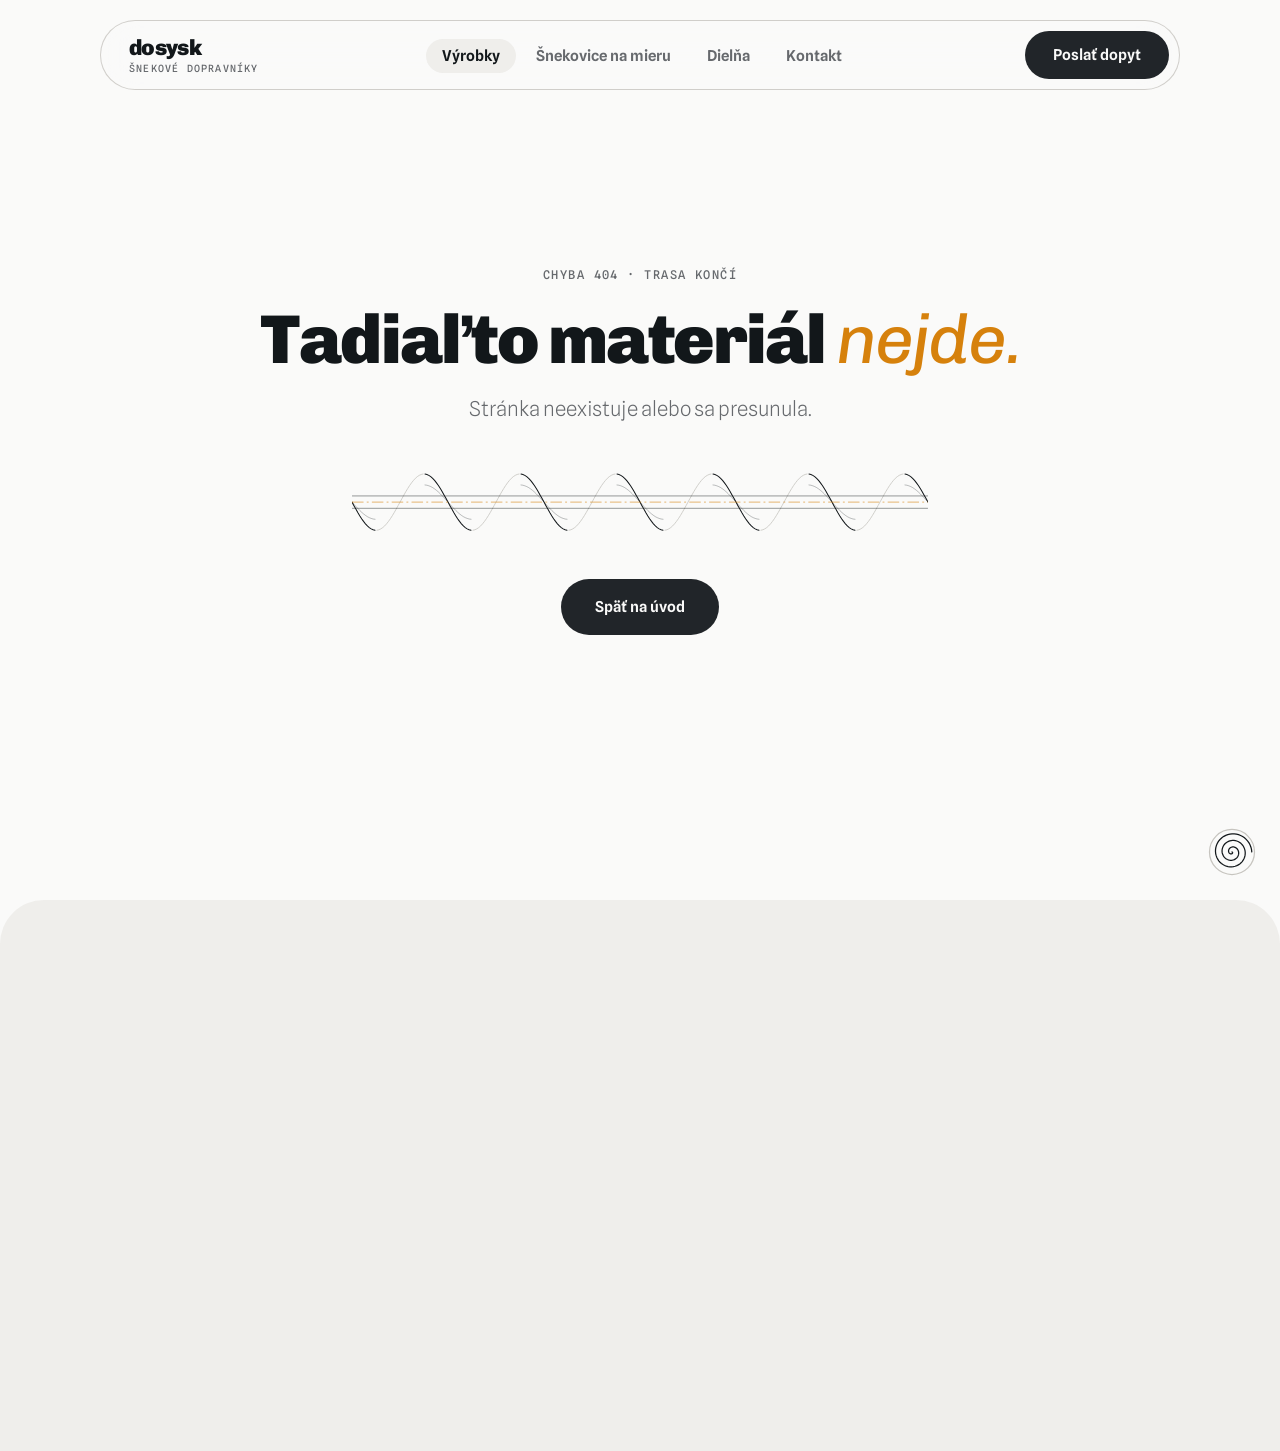
<file: vyrobky/vertikalny/index.html>
<!DOCTYPE html><html lang="sk"><head><meta charSet="utf-8"/><meta name="viewport" content="width=device-width, initial-scale=1"/><link rel="preload" as="image" href="/assets/vertikalny-B6x8Hlix.jpg"/><link rel="stylesheet" href="/assets/styles-uzuiSBqg.css" data-precedence="default"/><link rel="stylesheet" href="https://fonts.googleapis.com/css2?family=Chivo:ital,wght@0,400;0,500;0,700;0,900;1,400&amp;family=Spline+Sans:wght@300..700&amp;family=Spline+Sans+Mono:wght@400;500&amp;display=swap" data-precedence="default"/><title>Zvislé a strmé šnekové dopravníky — výroba na mieru | dosysk</title><meta name="theme-color" content="#FAFAF9"/><meta name="description" content="Pre presun materiálu nahor tam, kde nie je miesto na dlhú šikmú trasu. Výroba na mieru v Žabokrekoch nad Nitrou."/><meta property="og:title" content="Zvislé a strmé šnekové dopravníky — výroba na mieru | dosysk"/><meta property="og:description" content="Pre presun materiálu nahor tam, kde nie je miesto na dlhú šikmú trasu. Výroba na mieru v Žabokrekoch nad Nitrou."/><meta property="og:type" content="website"/><meta name="twitter:card" content="summary_large_image"/><meta name="twitter:title" content="Zvislé a strmé šnekové dopravníky — výroba na mieru | dosysk"/><meta name="twitter:description" content="Pre presun materiálu nahor tam, kde nie je miesto na dlhú šikmú trasu. Výroba na mieru v Žabokrekoch nad Nitrou."/><link rel="modulepreload" href="/assets/index-CcLg5QlS.js"/><link rel="modulepreload" href="/assets/vyrobky._id-ig9zHf0w.js"/><link rel="modulepreload" href="/assets/Bloky-sQwSkGAZ.js"/><link rel="preconnect" href="https://fonts.googleapis.com"/><link rel="preconnect" href="https://fonts.gstatic.com" crossorigin="anonymous"/><link rel="icon" href="/favicon.png" type="image/png"/><meta name="robots" content="noindex, nofollow"/><script>document.documentElement.classList.add('js')</script><script type="application/ld+json">{"@context":"https://schema.org","@type":["Organization","LocalBusiness"],"name":"dosysk s. r. o.","description":"Výroba šnekových dopravníkov a šnekovíc na mieru.","address":{"@type":"PostalAddress","streetAddress":"Žabokreky nad Nitrou 50","postalCode":"95852","addressLocality":"Žabokreky nad Nitrou","addressCountry":"SK"},"identifier":{"@type":"PropertyValue","propertyID":"IČO","value":"56467605"}}</script><meta property="og:image" content="https://pub-bb2e103a32db4e198524a2e9ed8f35b4.r2.dev/lovp_743b6q5zsk8x09e8yh74gd1y3z/742cb3f3fdedafd6847e80577e4be498_1791244370191.png"><meta name="twitter:image" content="https://pub-bb2e103a32db4e198524a2e9ed8f35b4.r2.dev/lovp_743b6q5zsk8x09e8yh74gd1y3z/742cb3f3fdedafd6847e80577e4be498_1791244370191.png"></head><body><a href="#obsah" class="sr-only focus:not-sr-only focus:fixed focus:left-4 focus:top-4 focus:z-[90] focus:rounded-full focus:bg-papier focus:px-4 focus:py-2">Preskočiť na obsah</a><header class="pointer-events-none fixed inset-x-0 top-5 z-50 hidden justify-center px-5 md:flex"><nav aria-label="Hlavné menu" class="pointer-events-auto flex w-full items-center justify-between border border-linka/80 bg-papier/85 backdrop-blur-[18px] rounded-full transition-all duration-[320ms] ease-[var(--ease)] max-w-[1080px] py-2.5 pl-7 pr-2.5"><a class="flex flex-col leading-none" aria-label="dosysk — domov" href="/"><span class="font-display text-[22px] font-black tracking-[-0.03em] text-grafit">dosysk</span><span class="stitok mt-1 !text-[10px] transition-all duration-300 max-h-4 opacity-100">Šnekové dopravníky</span></a><ul class="flex items-center gap-1"><li><a class="rounded-full px-4 py-2 text-[15px] font-semibold text-seda transition-colors hover:text-grafit !text-grafit bg-cement" href="/vyrobky" data-status="active" aria-current="page">Výrobky</a></li><li><a class="rounded-full px-4 py-2 text-[15px] font-semibold text-seda transition-colors hover:text-grafit" href="/snekovice">Šnekovice na mieru</a></li><li><a class="rounded-full px-4 py-2 text-[15px] font-semibold text-seda transition-colors hover:text-grafit" href="/dielna">Dielňa</a></li><li><a class="rounded-full px-4 py-2 text-[15px] font-semibold text-seda transition-colors hover:text-grafit" href="/kontakt">Kontakt</a></li></ul><div class="flex items-center gap-4"><a class="btn btn-primar transition-all duration-[320ms] !h-12 !px-7" href="/dopyt">Poslať dopyt</a></div></nav></header><div class="fixed inset-x-0 bottom-4 z-50 flex justify-center px-3 md:hidden"><div class="w-full max-w-[440px] border border-linka/80 bg-papier/85 backdrop-blur-[18px] rounded-full !rounded-[28px] p-1.5 shadow-[var(--shadow-soft)]"><div class="flex items-center justify-between gap-2"><a class="pl-4 font-display text-xl font-black tracking-[-0.03em]" href="/">dosysk</a><div class="flex items-center gap-1.5"><button type="button" aria-expanded="false" aria-label="Otvoriť menu" class="grid h-12 w-12 place-items-center rounded-full border border-linka"><svg width="20" height="20" viewBox="0 0 20 20" fill="none" stroke="currentColor" stroke-width="1.25" aria-hidden="true"><path d="M3 7h14M3 13h14"></path></svg></button><a class="btn btn-primar !h-12 !px-5" href="/dopyt">Poslať dopyt</a></div></div></div></div><main id="obsah"><!--$--><section class="pt-28 md:pt-36"><div class="wrap grid gap-10 md:grid-cols-[1.05fr_1fr] md:items-end"><div class="pb-2"><p data-anim="true" class="stitok">Výrobky</p><h1 data-anim="nadpis" class="h1 mt-5">Zvislé a strmé dopravníky</h1><p data-anim="true" style="--d:80ms" class="perex mt-6">Pre presun materiálu nahor tam, kde nie je miesto na dlhú šikmú trasu.</p><div data-anim="true" style="--d:160ms" class="mt-8 flex flex-wrap gap-3"><a class="btn btn-primar" href="/dopyt">Poslať zadanie <svg class="sipka" width="18" height="12" viewBox="0 0 18 12" fill="none" stroke="currentColor" stroke-width="1.25" aria-hidden="true"><path d="M0 6h16M11 1l5 5-5 5"></path></svg></a></div></div><figure class="[&amp;_.foto]:rounded-b-[48px]"><div data-anim="foto" class="foto foto-hover aspect-[5/4]"><img src="/assets/vertikalny-B6x8Hlix.jpg" alt="Zvislé a strmé dopravníky" loading="eager" width="1280" height="960"/></div><figcaption class="popis">Ilustračné zobrazenie. Prevedenie sa navrhuje podľa zadania.</figcaption></figure></div></section><section class="sekcia"><div class="wrap grid gap-10 md:grid-cols-[1fr_1fr] md:items-center"><div><p data-anim="true" class="stitok">Kedy sa použije</p><h2 data-anim="nadpis" class="h2 mt-4">Keď treba materiál dostať nahor a na šikmú trasu nie je miesto.</h2><p data-anim="true" style="--d:0ms" class="telo mt-5">Zvislý alebo strmý dopravník zaberie na podlahe málo miesta. Materiál ide nahor v uzavretej rúre.</p><p data-anim="true" style="--d:80ms" class="telo mt-5">Pri návrhu riešime, ako materiál do dopravníka vstúpi dole a kde ho na vrchu odovzdá ďalej.</p></div><figure class=""><div data-anim="foto" class="foto foto-hover aspect-[4/3]"><img src="/assets/sustruzenie-BdRMwpFp.jpg" alt="Výroba — zvislé a strmé dopravníky" loading="lazy" width="1280" height="960"/></div><figcaption class="popis">Ilustračné zobrazenie. Prevedenie sa navrhuje podľa zadania.</figcaption></figure></div></section><section class="blok bg-cement py-[var(--pad-y)]"><div class="wrap grid gap-10 md:grid-cols-[1fr_1fr] md:items-start"><div><figure class=""><div data-anim="foto" class="foto foto-hover aspect-[4/3]"><img src="/assets/pohon-DnWgNwTZ.jpg" alt="Detail — zvislé a strmé dopravníky" loading="lazy" width="1280" height="960"/></div><figcaption class="popis">Ilustračné zobrazenie. Prevedenie sa navrhuje podľa zadania.</figcaption></figure><h3 data-anim="true" class="h3 mt-8">Vstup a výstup</h3><p data-anim="true" class="telo mt-3 text-seda">Pošlite nám, odkiaľ materiál prichádza a kam ide hore. Pri zvislej trase je napojenie rovnako dôležité ako samotný šnek.</p></div><div class="[&amp;_.karta]:!bg-papier"><div data-anim="true" class="karta p-6 md:p-9"><p class="stitok">Parametre</p><p class="mt-3 text-[16px] text-seda">Rozsahy uvádzame orientačne. Konkrétne prevedenie navrhujeme podľa zadania.</p><dl class="mt-6"><div class="grid grid-cols-[1fr_auto] items-baseline gap-4 border-t border-linka py-3.5"><dt class="text-[16px]">Priemer šneku</dt><dd class="mono">⟨ÚDAJ⟩</dd></div><div class="grid grid-cols-[1fr_auto] items-baseline gap-4 border-t border-linka py-3.5"><dt class="text-[16px]">Dĺžka</dt><dd class="mono">⟨ÚDAJ⟩</dd></div><div class="grid grid-cols-[1fr_auto] items-baseline gap-4 border-t border-linka py-3.5"><dt class="text-[16px]">Sklon</dt><dd class="mono">⟨ÚDAJ⟩</dd></div><div class="grid grid-cols-[1fr_auto] items-baseline gap-4 border-t border-linka py-3.5"><dt class="text-[16px]">Materiál</dt><dd class="mono">⟨ÚDAJ⟩</dd></div><div class="grid grid-cols-[1fr_auto] items-baseline gap-4 border-t border-linka py-3.5"><dt class="text-[16px]">Dopravovaný materiál</dt><dd class="mono">⟨ÚDAJ⟩</dd></div><div class="grid grid-cols-[1fr_auto] items-baseline gap-4 border-t border-linka py-3.5"><dt class="text-[16px]">Pohon</dt><dd class="mono">⟨ÚDAJ⟩</dd></div></dl></div></div></div></section><section class="sekcia"><div class="wrap"><p class="stitok">Ďalšie výrobky</p><ul class="mt-6 grid gap-3 md:grid-cols-3"><li><a class="karta karta-hover flex items-center justify-between gap-4 p-6 font-semibold" href="/vyrobky/zlabovy">Žľabové šnekové dopravníky<!-- --> <svg class="sipka" width="18" height="12" viewBox="0 0 18 12" fill="none" stroke="currentColor" stroke-width="1.25" aria-hidden="true"><path d="M0 6h16M11 1l5 5-5 5"></path></svg></a></li><li><a class="karta karta-hover flex items-center justify-between gap-4 p-6 font-semibold" href="/vyrobky/rurovy">Rúrové šnekové dopravníky<!-- --> <svg class="sipka" width="18" height="12" viewBox="0 0 18 12" fill="none" stroke="currentColor" stroke-width="1.25" aria-hidden="true"><path d="M0 6h16M11 1l5 5-5 5"></path></svg></a></li><li><a class="karta karta-hover flex items-center justify-between gap-4 p-6 font-semibold" href="/vyrobky/bezhriadelovy">Bezhriadeľové šneky<!-- --> <svg class="sipka" width="18" height="12" viewBox="0 0 18 12" fill="none" stroke="currentColor" stroke-width="1.25" aria-hidden="true"><path d="M0 6h16M11 1l5 5-5 5"></path></svg></a></li></ul></div></section><section class="blok relative mt-[var(--pad-y)] overflow-hidden bg-cement"><div class="pointer-events-none absolute inset-x-0 bottom-0 opacity-60"><svg viewBox="0 0 2000 128" class="h-24 w-full" aria-hidden="true" preserveAspectRatio="xMidYMid meet" fill="none"><path stroke="var(--linka)" stroke-width="1.25" stroke-linecap="round"></path><line x1="0" y1="53" x2="2000" y2="53" stroke="var(--grafit)" stroke-width="1.25" opacity="0.55"></line><line x1="0" y1="75" x2="2000" y2="75" stroke="var(--grafit)" stroke-width="1.25" opacity="0.55"></line><path stroke="var(--grafit)" stroke-width="1.25" opacity="0.35" stroke-linecap="round"></path><path stroke="var(--grafit)" stroke-width="1.6" stroke-linecap="round"></path><line x1="0" y1="64" x2="2000" y2="64" stroke="var(--jantar)" stroke-width="1" stroke-dasharray="18 5 3 5" opacity="0.9"></line></svg></div><div class="wrap relative grid gap-8 py-[var(--pad-y)] pb-36 md:grid-cols-[1.4fr_1fr] md:items-end"><div><h2 data-anim="nadpis" class="h2">Pošlite zadanie <span class="zvyraznit">na <!-- -->zvislé<!-- --> prevedenie.</span></h2><p data-anim="true" class="perex mt-5">Stačí povedať, čo presúvate, odkiaľ kam a koľko toho je. Rozmery dopočítame.</p></div><div data-anim="true" class="flex flex-wrap gap-3 md:justify-end"><a class="btn btn-primar" href="/dopyt">Poslať zadanie <svg class="sipka" width="18" height="12" viewBox="0 0 18 12" fill="none" stroke="currentColor" stroke-width="1.25" aria-hidden="true"><path d="M0 6h16M11 1l5 5-5 5"></path></svg></a></div></div></section><script>(function(a,f){let l;try{l=JSON.parse(sessionStorage.getItem(a)||"{}")}catch{return}const n=l?.[f||history.state?.__TSR_key];let c=!1;for(const t in n){const e=n[t],o=e?.scrollX,s=e?.scrollY;if(Number.isFinite(o)&&Number.isFinite(s)){if(t==="window")scrollTo(o,s),c=!0;else if(t)try{const r=document.querySelector(t);r&&(r.scrollLeft=o,r.scrollTop=s)}catch{}}}if(c)return;const i=location.hash.slice(1);if(i){const t=history.state?.__hashScrollIntoViewOptions??!0;if(t){const e=document.getElementById(i);e&&e.scrollIntoView(t)}return}scrollTo(0,0)})("tsr-scroll-restoration-v1_3");document.currentScript.remove()</script><!--/$--></main><footer class="mt-[var(--pad-y)] pb-32 md:pb-10"><div class="overflow-hidden"><svg viewBox="0 0 2400 108" class="h-16 w-[200%] md:w-full" aria-hidden="true" preserveAspectRatio="xMidYMid meet" fill="none"><path stroke="var(--linka)" stroke-width="1.25" stroke-linecap="round"></path><line x1="0" y1="45.2" x2="2400" y2="45.2" stroke="var(--grafit)" stroke-width="1.25" opacity="0.55"></line><line x1="0" y1="62.8" x2="2400" y2="62.8" stroke="var(--grafit)" stroke-width="1.25" opacity="0.55"></line><path stroke="var(--grafit)" stroke-width="1.25" opacity="0.35" stroke-linecap="round"></path><path stroke="var(--grafit)" stroke-width="1.6" stroke-linecap="round"></path><line x1="0" y1="54" x2="2400" y2="54" stroke="var(--jantar)" stroke-width="1" stroke-dasharray="18 5 3 5" opacity="0.9"></line></svg></div><div class="wrap mt-12 grid gap-10 md:grid-cols-[1.4fr_1fr_1fr]"><div><p class="font-display text-3xl font-black tracking-[-0.03em]">dosysk</p><address class="mt-4 not-italic text-[15px] leading-relaxed text-seda">dosysk s. r. o.<br/>Žabokreky nad Nitrou 50<!-- -->, <!-- -->958 52<br/><span class="mono">IČO: <!-- -->56 467 605</span><br/><span class="text-[13px]">Zapísaná v Obchodnom registri Okresného súdu Trenčín, oddiel Sro, vložka č. 47389/R</span></address><p class="mt-4 text-[13px] text-seda">Orgán dozoru: <!-- -->Inšpektorát SOI pre Trenčiansky kraj</p></div><nav aria-label="Výrobky"><p class="stitok mb-4">Výrobky</p><ul class="space-y-2 text-[15px]"><li><a class="hover:text-jantar-tm" href="/vyrobky/zlabovy">Žľabové šnekové dopravníky</a></li><li><a class="hover:text-jantar-tm" href="/vyrobky/rurovy">Rúrové šnekové dopravníky</a></li><li><a class="hover:text-jantar-tm" href="/vyrobky/bezhriadelovy">Bezhriadeľové šneky</a></li><li><a class="hover:text-jantar-tm active" href="/vyrobky/vertikalny" data-status="active" aria-current="page">Zvislé a strmé dopravníky</a></li><li><a class="hover:text-jantar-tm" href="/vyrobky/nerez">Nerezové prevedenia</a></li><li><a class="hover:text-jantar-tm" href="/vyrobky/dielce">Šnekovice a náhradné diely</a></li></ul></nav><nav aria-label="Firma"><p class="stitok mb-4">Firma</p><ul class="space-y-2 text-[15px]"><li><a class="hover:text-jantar-tm" href="/snekovice">Šnekovice na mieru</a></li><li><a class="hover:text-jantar-tm" href="/dielna">Dielňa</a></li><li><a class="hover:text-jantar-tm" href="/dopyt">Poslať dopyt</a></li><li><a class="hover:text-jantar-tm" href="/kontakt">Kontakt</a></li><li><a class="hover:text-jantar-tm" href="/ochrana-osobnych-udajov">Ochrana osobných údajov</a></li></ul></nav></div><div class="wrap mt-12 flex flex-wrap justify-between gap-2 linka-t pt-6"><p class="mono">© <!-- -->2026<!-- --> <!-- -->dosysk s. r. o.</p><p class="mono">Žabokreky nad Nitrou</p></div></footer><div class="fixed bottom-6 right-6 z-40 hidden lg:block"><svg width="48" height="48" viewBox="0 0 48 48" fill="none" aria-hidden="true" class="spirala"><circle cx="24" cy="24" r="22.5" stroke="var(--linka)" stroke-width="1.25"></circle><circle cx="24" cy="24" r="22.5" stroke="var(--jantar)" stroke-width="1.5" pathLength="1" stroke-dasharray="1" stroke-dashoffset="1" transform="rotate(-90 24 24)"></circle><g><path d="M24 24 L24.00 24.00 L24.13 24.02 L24.24 24.06 L24.35 24.13 L24.45 24.23 L24.52 24.36 L24.57 24.50 L24.59 24.66 L24.58 24.83 L24.53 25.00 L24.46 25.17 L24.34 25.34 L24.20 25.50 L24.02 25.64 L23.81 25.75 L23.57 25.84 L23.31 25.89 L23.03 25.91 L22.74 25.89 L22.44 25.82 L22.14 25.70 L21.85 25.54 L21.57 25.33 L21.31 25.08 L21.08 24.78 L20.88 24.44 L20.72 24.07 L20.61 23.67 L20.56 23.24 L20.55 22.79 L20.61 22.33 L20.73 21.86 L20.91 21.41 L21.16 20.96 L21.47 20.54 L21.84 20.16 L22.27 19.81 L22.75 19.51 L23.27 19.27 L23.84 19.09 L24.44 18.98 L25.06 18.94 L25.70 18.99 L26.34 19.12 L26.98 19.33 L27.60 19.62 L28.19 19.99 L28.74 20.45 L29.24 20.98 L29.68 21.58 L30.05 22.24 L30.34 22.96 L30.55 23.72 L30.66 24.51 L30.67 25.33 L30.59 26.16 L30.39 26.99 L30.10 27.80 L29.70 28.58 L29.20 29.32 L28.60 30.00 L27.91 30.62 L27.14 31.15 L26.30 31.60 L25.40 31.94 L24.44 32.18 L23.45 32.30 L22.44 32.30 L21.42 32.17 L20.41 31.92 L19.42 31.54 L18.47 31.03 L17.58 30.41 L16.76 29.67 L16.03 28.83 L15.39 27.89 L14.87 26.87 L14.46 25.78 L14.19 24.64 L14.06 23.45 L14.07 22.24 L14.24 21.03 L14.55 19.83 L15.00 18.67 L15.61 17.55 L16.35 16.50 L17.22 15.54 L18.22 14.69 L19.32 13.95 L20.52 13.34 L21.80 12.88 L23.13 12.57 L24.51 12.42 L25.92 12.44 L27.32 12.63 L28.71 13.00 L30.06 13.53 L31.34 14.23 L32.55 15.09 L33.65 16.09 L34.63 17.24 L35.48 18.51 L36.17 19.88 L36.70 21.34 L37.06 22.87 L37.22 24.44 L37.20 26.04 L36.98 27.64 L36.57 29.22 L35.96 30.75 L35.17 32.21 L34.20 33.57 L33.06 34.82 L31.77 35.93 L30.34 36.89 L28.79 37.67 L27.15 38.27 L25.43 38.67 L23.66 38.86 L21.87 38.84 L20.07 38.60 L18.30 38.14 L16.59 37.47 L14.96 36.59 L13.43 35.51 L12.03 34.24 L10.79 32.81 L9.72 31.22 L8.84 29.50 L8.17 27.67 L7.72 25.77 L7.50 23.80 L7.51 21.81 L7.77 19.82 L8.27 17.86 L9.01 15.96 L9.97 14.15 L11.16 12.46 L12.55 10.91 L14.13 9.53 L15.87 8.34 L17.76 7.37 L19.77 6.62 L21.87 6.11 L24.02 5.86 L26.21 5.86 L28.39 6.14 L30.55 6.67 L32.63 7.47 L34.62 8.52 L36.48 9.81 L38.18 11.32 L39.70 13.04 L41.01 14.93 L42.09 16.99 L42.93 19.18 L43.49 21.46 L43.78 23.81" stroke="var(--grafit)" stroke-width="1.25" stroke-linecap="round"></path></g></svg></div><div class="prechod" aria-hidden="true"></div><script data-tsr-stream-part="">(self.$R=self.$R||{})["tsr"]=[];self.$_TSR={h(){this.hydrated=!0,this.c()},e(){this.streamEnded=!0,this.c()},c(){this.hydrated&&this.streamEnded&&(delete self.$_TSR,delete self.$R.tsr)},p(e){this.initialized?e():this.buffer.push(e)},buffer:[]};$_TSR.router=($R=>$R[0]={manifest:$R[1]={routes:$R[2]={__root__:$R[3]={preloads:$R[4]=["/assets/index-CcLg5QlS.js"],scripts:$R[5]=[$R[6]={attrs:$R[7]={type:"module",async:!0,src:"/assets/index-CcLg5QlS.js"}}]},"/vyrobky/$id":$R[8]={preloads:$R[9]=["/assets/vyrobky._id-ig9zHf0w.js","/assets/Bloky-sQwSkGAZ.js"]}}},matches:$R[10]=[$R[11]={i:"__root__ ",u:1791245183672,s:"success",ssr:!0},$R[12]={i:" vyrobky $id vyrobky vertikalny",u:1791245183672,s:"success",l:$R[13]={id:"vertikalny",nazov:"Zvislé a strmé dopravníky",text:"Pre presun materiálu nahor tam, kde nie je miesto na dlhú šikmú trasu.",seo:"Zvislé a strmé šnekové dopravníky — výroba na mieru | dosysk",obr:"/assets/vertikalny-B6x8Hlix.jpg",obr2:"/assets/sustruzenie-BdRMwpFp.jpg",obr3:"/assets/pohon-DnWgNwTZ.jpg",kedy:"Keď treba materiál dostať nahor a na šikmú trasu nie je miesto.",detail:$R[14]=["Zvislý alebo strmý dopravník zaberie na podlahe málo miesta. Materiál ide nahor v uzavretej rúre.","Pri návrhu riešime, ako materiál do dopravníka vstúpi dole a kde ho na vrchu odovzdá ďalej."],dalsie:$R[15]={nadpis:"Vstup a výstup",text:"Pošlite nám, odkiaľ materiál prichádza a kam ide hore. Pri zvislej trase je napojenie rovnako dôležité ako samotný šnek."}},ssr:!0}]})($R["tsr"]);$_TSR.e();{let s=document.currentScript,p;while((p=s.previousElementSibling)&&p.hasAttribute('data-tsr-stream-part'))p.remove();s.remove()}</script><script type="module" async="" src="/assets/index-CcLg5QlS.js"></script><script>document.currentScript.remove();/*$tsr-stream-boundary*/</script></body></html>
</file>
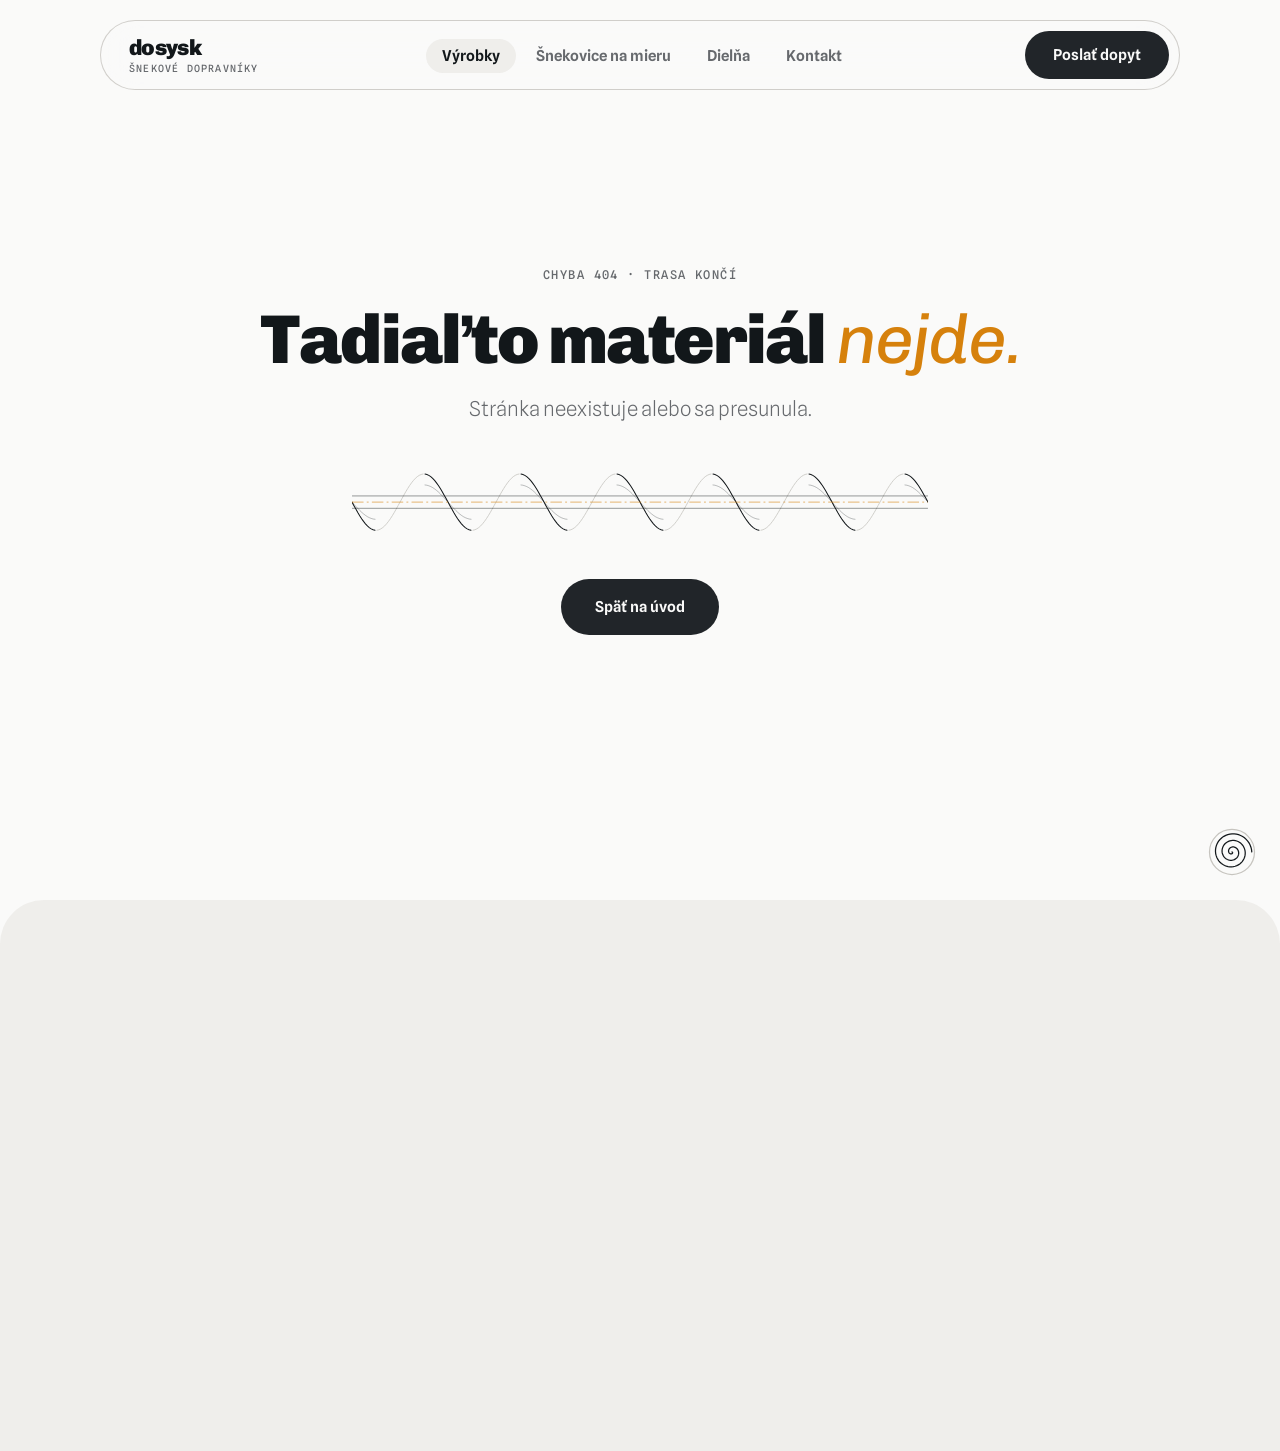
<file: vyrobky/zlabovy/index.html>
<!DOCTYPE html><html lang="sk"><head><meta charSet="utf-8"/><meta name="viewport" content="width=device-width, initial-scale=1"/><link rel="preload" as="image" href="/assets/zlabovy-CM0CaiSt.jpg"/><link rel="stylesheet" href="/assets/styles-uzuiSBqg.css" data-precedence="default"/><link rel="stylesheet" href="https://fonts.googleapis.com/css2?family=Chivo:ital,wght@0,400;0,500;0,700;0,900;1,400&amp;family=Spline+Sans:wght@300..700&amp;family=Spline+Sans+Mono:wght@400;500&amp;display=swap" data-precedence="default"/><title>Žľabové šnekové dopravníky — výroba na mieru | dosysk</title><meta name="theme-color" content="#FAFAF9"/><meta name="description" content="Otvorený alebo krytý žľab v tvare U. Najčastejšie riešenie pre vodorovný a mierne šikmý presun sypkého materiálu. Výroba na mieru v Žabokrekoch nad Nitrou."/><meta property="og:title" content="Žľabové šnekové dopravníky — výroba na mieru | dosysk"/><meta property="og:description" content="Otvorený alebo krytý žľab v tvare U. Najčastejšie riešenie pre vodorovný a mierne šikmý presun sypkého materiálu. Výroba na mieru v Žabokrekoch nad Nitrou."/><meta property="og:type" content="website"/><meta name="twitter:card" content="summary_large_image"/><meta name="twitter:title" content="Žľabové šnekové dopravníky — výroba na mieru | dosysk"/><meta name="twitter:description" content="Otvorený alebo krytý žľab v tvare U. Najčastejšie riešenie pre vodorovný a mierne šikmý presun sypkého materiálu. Výroba na mieru v Žabokrekoch nad Nitrou."/><link rel="modulepreload" href="/assets/index-CcLg5QlS.js"/><link rel="modulepreload" href="/assets/vyrobky._id-ig9zHf0w.js"/><link rel="modulepreload" href="/assets/Bloky-sQwSkGAZ.js"/><link rel="preconnect" href="https://fonts.googleapis.com"/><link rel="preconnect" href="https://fonts.gstatic.com" crossorigin="anonymous"/><link rel="icon" href="/favicon.png" type="image/png"/><meta name="robots" content="noindex, nofollow"/><script>document.documentElement.classList.add('js')</script><script type="application/ld+json">{"@context":"https://schema.org","@type":["Organization","LocalBusiness"],"name":"dosysk s. r. o.","description":"Výroba šnekových dopravníkov a šnekovíc na mieru.","address":{"@type":"PostalAddress","streetAddress":"Žabokreky nad Nitrou 50","postalCode":"95852","addressLocality":"Žabokreky nad Nitrou","addressCountry":"SK"},"identifier":{"@type":"PropertyValue","propertyID":"IČO","value":"56467605"}}</script><meta property="og:image" content="https://pub-bb2e103a32db4e198524a2e9ed8f35b4.r2.dev/lovp_743b6q5zsk8x09e8yh74gd1y3z/742cb3f3fdedafd6847e80577e4be498_1791244370191.png"><meta name="twitter:image" content="https://pub-bb2e103a32db4e198524a2e9ed8f35b4.r2.dev/lovp_743b6q5zsk8x09e8yh74gd1y3z/742cb3f3fdedafd6847e80577e4be498_1791244370191.png"></head><body><a href="#obsah" class="sr-only focus:not-sr-only focus:fixed focus:left-4 focus:top-4 focus:z-[90] focus:rounded-full focus:bg-papier focus:px-4 focus:py-2">Preskočiť na obsah</a><header class="pointer-events-none fixed inset-x-0 top-5 z-50 hidden justify-center px-5 md:flex"><nav aria-label="Hlavné menu" class="pointer-events-auto flex w-full items-center justify-between border border-linka/80 bg-papier/85 backdrop-blur-[18px] rounded-full transition-all duration-[320ms] ease-[var(--ease)] max-w-[1080px] py-2.5 pl-7 pr-2.5"><a class="flex flex-col leading-none" aria-label="dosysk — domov" href="/"><span class="font-display text-[22px] font-black tracking-[-0.03em] text-grafit">dosysk</span><span class="stitok mt-1 !text-[10px] transition-all duration-300 max-h-4 opacity-100">Šnekové dopravníky</span></a><ul class="flex items-center gap-1"><li><a class="rounded-full px-4 py-2 text-[15px] font-semibold text-seda transition-colors hover:text-grafit !text-grafit bg-cement" href="/vyrobky" data-status="active" aria-current="page">Výrobky</a></li><li><a class="rounded-full px-4 py-2 text-[15px] font-semibold text-seda transition-colors hover:text-grafit" href="/snekovice">Šnekovice na mieru</a></li><li><a class="rounded-full px-4 py-2 text-[15px] font-semibold text-seda transition-colors hover:text-grafit" href="/dielna">Dielňa</a></li><li><a class="rounded-full px-4 py-2 text-[15px] font-semibold text-seda transition-colors hover:text-grafit" href="/kontakt">Kontakt</a></li></ul><div class="flex items-center gap-4"><a class="btn btn-primar transition-all duration-[320ms] !h-12 !px-7" href="/dopyt">Poslať dopyt</a></div></nav></header><div class="fixed inset-x-0 bottom-4 z-50 flex justify-center px-3 md:hidden"><div class="w-full max-w-[440px] border border-linka/80 bg-papier/85 backdrop-blur-[18px] rounded-full !rounded-[28px] p-1.5 shadow-[var(--shadow-soft)]"><div class="flex items-center justify-between gap-2"><a class="pl-4 font-display text-xl font-black tracking-[-0.03em]" href="/">dosysk</a><div class="flex items-center gap-1.5"><button type="button" aria-expanded="false" aria-label="Otvoriť menu" class="grid h-12 w-12 place-items-center rounded-full border border-linka"><svg width="20" height="20" viewBox="0 0 20 20" fill="none" stroke="currentColor" stroke-width="1.25" aria-hidden="true"><path d="M3 7h14M3 13h14"></path></svg></button><a class="btn btn-primar !h-12 !px-5" href="/dopyt">Poslať dopyt</a></div></div></div></div><main id="obsah"><!--$--><section class="pt-28 md:pt-36"><div class="wrap grid gap-10 md:grid-cols-[1.05fr_1fr] md:items-end"><div class="pb-2"><p data-anim="true" class="stitok">Výrobky</p><h1 data-anim="nadpis" class="h1 mt-5">Žľabové šnekové dopravníky</h1><p data-anim="true" style="--d:80ms" class="perex mt-6">Otvorený alebo krytý žľab v tvare U. Najčastejšie riešenie pre vodorovný a mierne šikmý presun sypkého materiálu.</p><div data-anim="true" style="--d:160ms" class="mt-8 flex flex-wrap gap-3"><a class="btn btn-primar" href="/dopyt">Poslať zadanie <svg class="sipka" width="18" height="12" viewBox="0 0 18 12" fill="none" stroke="currentColor" stroke-width="1.25" aria-hidden="true"><path d="M0 6h16M11 1l5 5-5 5"></path></svg></a></div></div><figure class="[&amp;_.foto]:rounded-b-[48px]"><div data-anim="foto" class="foto foto-hover aspect-[5/4]"><img src="/assets/zlabovy-CM0CaiSt.jpg" alt="Žľabové šnekové dopravníky" loading="eager" width="1280" height="960"/></div><figcaption class="popis">Ilustračné zobrazenie. Prevedenie sa navrhuje podľa zadania.</figcaption></figure></div></section><section class="sekcia"><div class="wrap grid gap-10 md:grid-cols-[1fr_1fr] md:items-center"><div><p data-anim="true" class="stitok">Kedy sa použije</p><h2 data-anim="nadpis" class="h2 mt-4">Keď materiál ide vodorovne alebo mierne šikmo a k dopravníku sa treba dostať pri čistení.</h2><p data-anim="true" style="--d:0ms" class="telo mt-5">Žľab v tvare U je otvorený zhora. Dá sa zakryť skrutkovaným krytom, ktorý sa pri revízii zloží.</p><p data-anim="true" style="--d:80ms" class="telo mt-5">Násypky a výsypky umiestnime tam, kde ich potrebujete — pod zásobník, nad ďalší stroj, do boku.</p></div><figure class=""><div data-anim="foto" class="foto foto-hover aspect-[4/3]"><img src="/assets/zvaranie-B7XEWZVq.jpg" alt="Výroba — žľabové šnekové dopravníky" loading="lazy" width="1280" height="960"/></div><figcaption class="popis">Ilustračné zobrazenie. Prevedenie sa navrhuje podľa zadania.</figcaption></figure></div></section><section class="blok bg-cement py-[var(--pad-y)]"><div class="wrap grid gap-10 md:grid-cols-[1fr_1fr] md:items-start"><div><figure class=""><div data-anim="foto" class="foto foto-hover aspect-[4/3]"><img src="/assets/pohon-DnWgNwTZ.jpg" alt="Detail — žľabové šnekové dopravníky" loading="lazy" width="1280" height="960"/></div><figcaption class="popis">Ilustračné zobrazenie. Prevedenie sa navrhuje podľa zadania.</figcaption></figure><h3 data-anim="true" class="h3 mt-8">Kryt, násypka, výsypka</h3><p data-anim="true" class="telo mt-3 text-seda">Každý žľab dostane otvory presne tam, kde sú u vás. Pošlite fotku alebo náčrt a rozmiestnenie dorobíme.</p></div><div class="[&amp;_.karta]:!bg-papier"><div data-anim="true" class="karta p-6 md:p-9"><p class="stitok">Parametre</p><p class="mt-3 text-[16px] text-seda">Rozsahy uvádzame orientačne. Konkrétne prevedenie navrhujeme podľa zadania.</p><dl class="mt-6"><div class="grid grid-cols-[1fr_auto] items-baseline gap-4 border-t border-linka py-3.5"><dt class="text-[16px]">Priemer šneku</dt><dd class="mono">⟨ÚDAJ⟩</dd></div><div class="grid grid-cols-[1fr_auto] items-baseline gap-4 border-t border-linka py-3.5"><dt class="text-[16px]">Dĺžka</dt><dd class="mono">⟨ÚDAJ⟩</dd></div><div class="grid grid-cols-[1fr_auto] items-baseline gap-4 border-t border-linka py-3.5"><dt class="text-[16px]">Sklon</dt><dd class="mono">⟨ÚDAJ⟩</dd></div><div class="grid grid-cols-[1fr_auto] items-baseline gap-4 border-t border-linka py-3.5"><dt class="text-[16px]">Materiál</dt><dd class="mono">⟨ÚDAJ⟩</dd></div><div class="grid grid-cols-[1fr_auto] items-baseline gap-4 border-t border-linka py-3.5"><dt class="text-[16px]">Dopravovaný materiál</dt><dd class="mono">⟨ÚDAJ⟩</dd></div><div class="grid grid-cols-[1fr_auto] items-baseline gap-4 border-t border-linka py-3.5"><dt class="text-[16px]">Pohon</dt><dd class="mono">⟨ÚDAJ⟩</dd></div></dl></div></div></div></section><section class="sekcia"><div class="wrap"><p class="stitok">Ďalšie výrobky</p><ul class="mt-6 grid gap-3 md:grid-cols-3"><li><a class="karta karta-hover flex items-center justify-between gap-4 p-6 font-semibold" href="/vyrobky/rurovy">Rúrové šnekové dopravníky<!-- --> <svg class="sipka" width="18" height="12" viewBox="0 0 18 12" fill="none" stroke="currentColor" stroke-width="1.25" aria-hidden="true"><path d="M0 6h16M11 1l5 5-5 5"></path></svg></a></li><li><a class="karta karta-hover flex items-center justify-between gap-4 p-6 font-semibold" href="/vyrobky/bezhriadelovy">Bezhriadeľové šneky<!-- --> <svg class="sipka" width="18" height="12" viewBox="0 0 18 12" fill="none" stroke="currentColor" stroke-width="1.25" aria-hidden="true"><path d="M0 6h16M11 1l5 5-5 5"></path></svg></a></li><li><a class="karta karta-hover flex items-center justify-between gap-4 p-6 font-semibold" href="/vyrobky/vertikalny">Zvislé a strmé dopravníky<!-- --> <svg class="sipka" width="18" height="12" viewBox="0 0 18 12" fill="none" stroke="currentColor" stroke-width="1.25" aria-hidden="true"><path d="M0 6h16M11 1l5 5-5 5"></path></svg></a></li></ul></div></section><section class="blok relative mt-[var(--pad-y)] overflow-hidden bg-cement"><div class="pointer-events-none absolute inset-x-0 bottom-0 opacity-60"><svg viewBox="0 0 2000 128" class="h-24 w-full" aria-hidden="true" preserveAspectRatio="xMidYMid meet" fill="none"><path stroke="var(--linka)" stroke-width="1.25" stroke-linecap="round"></path><line x1="0" y1="53" x2="2000" y2="53" stroke="var(--grafit)" stroke-width="1.25" opacity="0.55"></line><line x1="0" y1="75" x2="2000" y2="75" stroke="var(--grafit)" stroke-width="1.25" opacity="0.55"></line><path stroke="var(--grafit)" stroke-width="1.25" opacity="0.35" stroke-linecap="round"></path><path stroke="var(--grafit)" stroke-width="1.6" stroke-linecap="round"></path><line x1="0" y1="64" x2="2000" y2="64" stroke="var(--jantar)" stroke-width="1" stroke-dasharray="18 5 3 5" opacity="0.9"></line></svg></div><div class="wrap relative grid gap-8 py-[var(--pad-y)] pb-36 md:grid-cols-[1.4fr_1fr] md:items-end"><div><h2 data-anim="nadpis" class="h2">Pošlite zadanie <span class="zvyraznit">na <!-- -->žľabové<!-- --> prevedenie.</span></h2><p data-anim="true" class="perex mt-5">Stačí povedať, čo presúvate, odkiaľ kam a koľko toho je. Rozmery dopočítame.</p></div><div data-anim="true" class="flex flex-wrap gap-3 md:justify-end"><a class="btn btn-primar" href="/dopyt">Poslať zadanie <svg class="sipka" width="18" height="12" viewBox="0 0 18 12" fill="none" stroke="currentColor" stroke-width="1.25" aria-hidden="true"><path d="M0 6h16M11 1l5 5-5 5"></path></svg></a></div></div></section><script>(function(a,f){let l;try{l=JSON.parse(sessionStorage.getItem(a)||"{}")}catch{return}const n=l?.[f||history.state?.__TSR_key];let c=!1;for(const t in n){const e=n[t],o=e?.scrollX,s=e?.scrollY;if(Number.isFinite(o)&&Number.isFinite(s)){if(t==="window")scrollTo(o,s),c=!0;else if(t)try{const r=document.querySelector(t);r&&(r.scrollLeft=o,r.scrollTop=s)}catch{}}}if(c)return;const i=location.hash.slice(1);if(i){const t=history.state?.__hashScrollIntoViewOptions??!0;if(t){const e=document.getElementById(i);e&&e.scrollIntoView(t)}return}scrollTo(0,0)})("tsr-scroll-restoration-v1_3");document.currentScript.remove()</script><!--/$--></main><footer class="mt-[var(--pad-y)] pb-32 md:pb-10"><div class="overflow-hidden"><svg viewBox="0 0 2400 108" class="h-16 w-[200%] md:w-full" aria-hidden="true" preserveAspectRatio="xMidYMid meet" fill="none"><path stroke="var(--linka)" stroke-width="1.25" stroke-linecap="round"></path><line x1="0" y1="45.2" x2="2400" y2="45.2" stroke="var(--grafit)" stroke-width="1.25" opacity="0.55"></line><line x1="0" y1="62.8" x2="2400" y2="62.8" stroke="var(--grafit)" stroke-width="1.25" opacity="0.55"></line><path stroke="var(--grafit)" stroke-width="1.25" opacity="0.35" stroke-linecap="round"></path><path stroke="var(--grafit)" stroke-width="1.6" stroke-linecap="round"></path><line x1="0" y1="54" x2="2400" y2="54" stroke="var(--jantar)" stroke-width="1" stroke-dasharray="18 5 3 5" opacity="0.9"></line></svg></div><div class="wrap mt-12 grid gap-10 md:grid-cols-[1.4fr_1fr_1fr]"><div><p class="font-display text-3xl font-black tracking-[-0.03em]">dosysk</p><address class="mt-4 not-italic text-[15px] leading-relaxed text-seda">dosysk s. r. o.<br/>Žabokreky nad Nitrou 50<!-- -->, <!-- -->958 52<br/><span class="mono">IČO: <!-- -->56 467 605</span><br/><span class="text-[13px]">Zapísaná v Obchodnom registri Okresného súdu Trenčín, oddiel Sro, vložka č. 47389/R</span></address><p class="mt-4 text-[13px] text-seda">Orgán dozoru: <!-- -->Inšpektorát SOI pre Trenčiansky kraj</p></div><nav aria-label="Výrobky"><p class="stitok mb-4">Výrobky</p><ul class="space-y-2 text-[15px]"><li><a class="hover:text-jantar-tm active" href="/vyrobky/zlabovy" data-status="active" aria-current="page">Žľabové šnekové dopravníky</a></li><li><a class="hover:text-jantar-tm" href="/vyrobky/rurovy">Rúrové šnekové dopravníky</a></li><li><a class="hover:text-jantar-tm" href="/vyrobky/bezhriadelovy">Bezhriadeľové šneky</a></li><li><a class="hover:text-jantar-tm" href="/vyrobky/vertikalny">Zvislé a strmé dopravníky</a></li><li><a class="hover:text-jantar-tm" href="/vyrobky/nerez">Nerezové prevedenia</a></li><li><a class="hover:text-jantar-tm" href="/vyrobky/dielce">Šnekovice a náhradné diely</a></li></ul></nav><nav aria-label="Firma"><p class="stitok mb-4">Firma</p><ul class="space-y-2 text-[15px]"><li><a class="hover:text-jantar-tm" href="/snekovice">Šnekovice na mieru</a></li><li><a class="hover:text-jantar-tm" href="/dielna">Dielňa</a></li><li><a class="hover:text-jantar-tm" href="/dopyt">Poslať dopyt</a></li><li><a class="hover:text-jantar-tm" href="/kontakt">Kontakt</a></li><li><a class="hover:text-jantar-tm" href="/ochrana-osobnych-udajov">Ochrana osobných údajov</a></li></ul></nav></div><div class="wrap mt-12 flex flex-wrap justify-between gap-2 linka-t pt-6"><p class="mono">© <!-- -->2026<!-- --> <!-- -->dosysk s. r. o.</p><p class="mono">Žabokreky nad Nitrou</p></div></footer><div class="fixed bottom-6 right-6 z-40 hidden lg:block"><svg width="48" height="48" viewBox="0 0 48 48" fill="none" aria-hidden="true" class="spirala"><circle cx="24" cy="24" r="22.5" stroke="var(--linka)" stroke-width="1.25"></circle><circle cx="24" cy="24" r="22.5" stroke="var(--jantar)" stroke-width="1.5" pathLength="1" stroke-dasharray="1" stroke-dashoffset="1" transform="rotate(-90 24 24)"></circle><g><path d="M24 24 L24.00 24.00 L24.13 24.02 L24.24 24.06 L24.35 24.13 L24.45 24.23 L24.52 24.36 L24.57 24.50 L24.59 24.66 L24.58 24.83 L24.53 25.00 L24.46 25.17 L24.34 25.34 L24.20 25.50 L24.02 25.64 L23.81 25.75 L23.57 25.84 L23.31 25.89 L23.03 25.91 L22.74 25.89 L22.44 25.82 L22.14 25.70 L21.85 25.54 L21.57 25.33 L21.31 25.08 L21.08 24.78 L20.88 24.44 L20.72 24.07 L20.61 23.67 L20.56 23.24 L20.55 22.79 L20.61 22.33 L20.73 21.86 L20.91 21.41 L21.16 20.96 L21.47 20.54 L21.84 20.16 L22.27 19.81 L22.75 19.51 L23.27 19.27 L23.84 19.09 L24.44 18.98 L25.06 18.94 L25.70 18.99 L26.34 19.12 L26.98 19.33 L27.60 19.62 L28.19 19.99 L28.74 20.45 L29.24 20.98 L29.68 21.58 L30.05 22.24 L30.34 22.96 L30.55 23.72 L30.66 24.51 L30.67 25.33 L30.59 26.16 L30.39 26.99 L30.10 27.80 L29.70 28.58 L29.20 29.32 L28.60 30.00 L27.91 30.62 L27.14 31.15 L26.30 31.60 L25.40 31.94 L24.44 32.18 L23.45 32.30 L22.44 32.30 L21.42 32.17 L20.41 31.92 L19.42 31.54 L18.47 31.03 L17.58 30.41 L16.76 29.67 L16.03 28.83 L15.39 27.89 L14.87 26.87 L14.46 25.78 L14.19 24.64 L14.06 23.45 L14.07 22.24 L14.24 21.03 L14.55 19.83 L15.00 18.67 L15.61 17.55 L16.35 16.50 L17.22 15.54 L18.22 14.69 L19.32 13.95 L20.52 13.34 L21.80 12.88 L23.13 12.57 L24.51 12.42 L25.92 12.44 L27.32 12.63 L28.71 13.00 L30.06 13.53 L31.34 14.23 L32.55 15.09 L33.65 16.09 L34.63 17.24 L35.48 18.51 L36.17 19.88 L36.70 21.34 L37.06 22.87 L37.22 24.44 L37.20 26.04 L36.98 27.64 L36.57 29.22 L35.96 30.75 L35.17 32.21 L34.20 33.57 L33.06 34.82 L31.77 35.93 L30.34 36.89 L28.79 37.67 L27.15 38.27 L25.43 38.67 L23.66 38.86 L21.87 38.84 L20.07 38.60 L18.30 38.14 L16.59 37.47 L14.96 36.59 L13.43 35.51 L12.03 34.24 L10.79 32.81 L9.72 31.22 L8.84 29.50 L8.17 27.67 L7.72 25.77 L7.50 23.80 L7.51 21.81 L7.77 19.82 L8.27 17.86 L9.01 15.96 L9.97 14.15 L11.16 12.46 L12.55 10.91 L14.13 9.53 L15.87 8.34 L17.76 7.37 L19.77 6.62 L21.87 6.11 L24.02 5.86 L26.21 5.86 L28.39 6.14 L30.55 6.67 L32.63 7.47 L34.62 8.52 L36.48 9.81 L38.18 11.32 L39.70 13.04 L41.01 14.93 L42.09 16.99 L42.93 19.18 L43.49 21.46 L43.78 23.81" stroke="var(--grafit)" stroke-width="1.25" stroke-linecap="round"></path></g></svg></div><div class="prechod" aria-hidden="true"></div><script data-tsr-stream-part="">(self.$R=self.$R||{})["tsr"]=[];self.$_TSR={h(){this.hydrated=!0,this.c()},e(){this.streamEnded=!0,this.c()},c(){this.hydrated&&this.streamEnded&&(delete self.$_TSR,delete self.$R.tsr)},p(e){this.initialized?e():this.buffer.push(e)},buffer:[]};$_TSR.router=($R=>$R[0]={manifest:$R[1]={routes:$R[2]={__root__:$R[3]={preloads:$R[4]=["/assets/index-CcLg5QlS.js"],scripts:$R[5]=[$R[6]={attrs:$R[7]={type:"module",async:!0,src:"/assets/index-CcLg5QlS.js"}}]},"/vyrobky/$id":$R[8]={preloads:$R[9]=["/assets/vyrobky._id-ig9zHf0w.js","/assets/Bloky-sQwSkGAZ.js"]}}},matches:$R[10]=[$R[11]={i:"__root__ ",u:1791245183444,s:"success",ssr:!0},$R[12]={i:" vyrobky $id vyrobky zlabovy",u:1791245183444,s:"success",l:$R[13]={id:"zlabovy",nazov:"Žľabové šnekové dopravníky",text:"Otvorený alebo krytý žľab v tvare U. Najčastejšie riešenie pre vodorovný a mierne šikmý presun sypkého materiálu.",seo:"Žľabové šnekové dopravníky — výroba na mieru | dosysk",obr:"/assets/zlabovy-CM0CaiSt.jpg",obr2:"/assets/zvaranie-B7XEWZVq.jpg",obr3:"/assets/pohon-DnWgNwTZ.jpg",kedy:"Keď materiál ide vodorovne alebo mierne šikmo a k dopravníku sa treba dostať pri čistení.",detail:$R[14]=["Žľab v tvare U je otvorený zhora. Dá sa zakryť skrutkovaným krytom, ktorý sa pri revízii zloží.","Násypky a výsypky umiestnime tam, kde ich potrebujete — pod zásobník, nad ďalší stroj, do boku."],dalsie:$R[15]={nadpis:"Kryt, násypka, výsypka",text:"Každý žľab dostane otvory presne tam, kde sú u vás. Pošlite fotku alebo náčrt a rozmiestnenie dorobíme."}},ssr:!0}]})($R["tsr"]);$_TSR.e();{let s=document.currentScript,p;while((p=s.previousElementSibling)&&p.hasAttribute('data-tsr-stream-part'))p.remove();s.remove()}</script><script type="module" async="" src="/assets/index-CcLg5QlS.js"></script><script>document.currentScript.remove();/*$tsr-stream-boundary*/</script></body></html>
</file>
